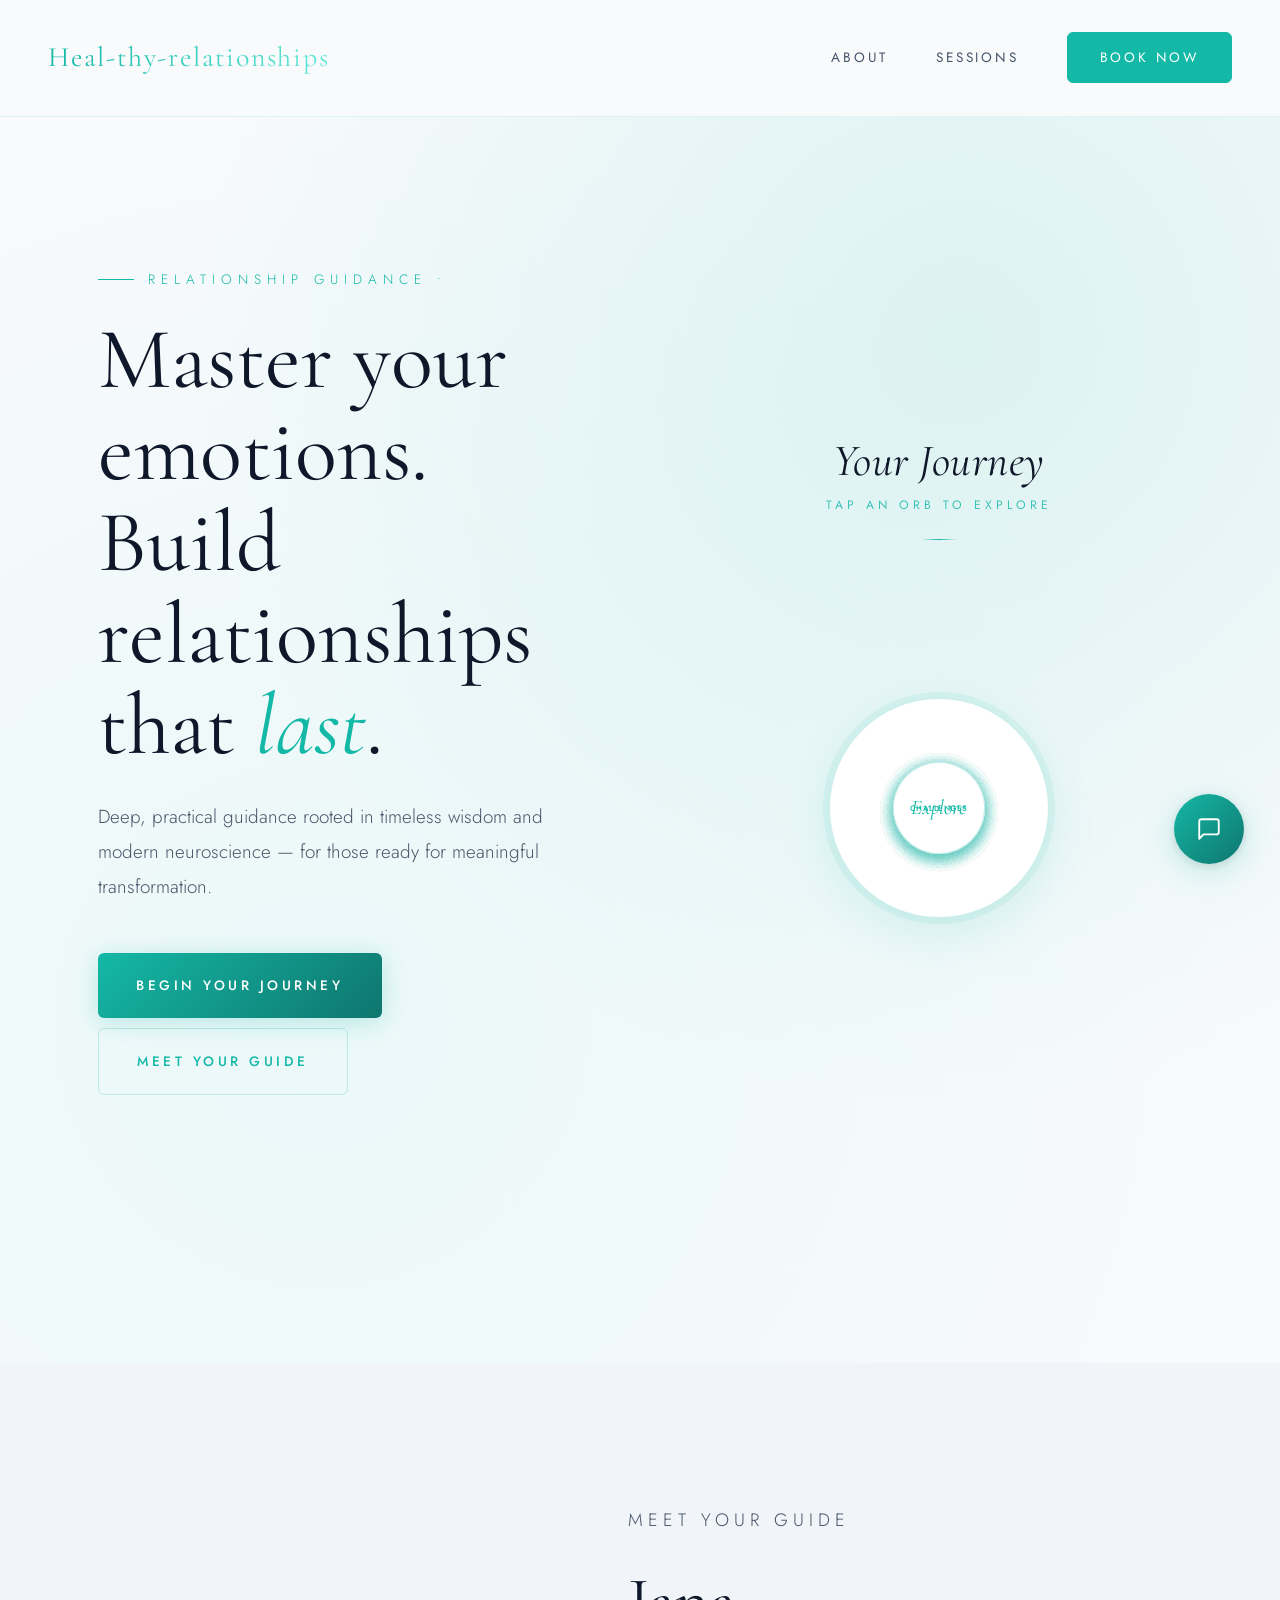
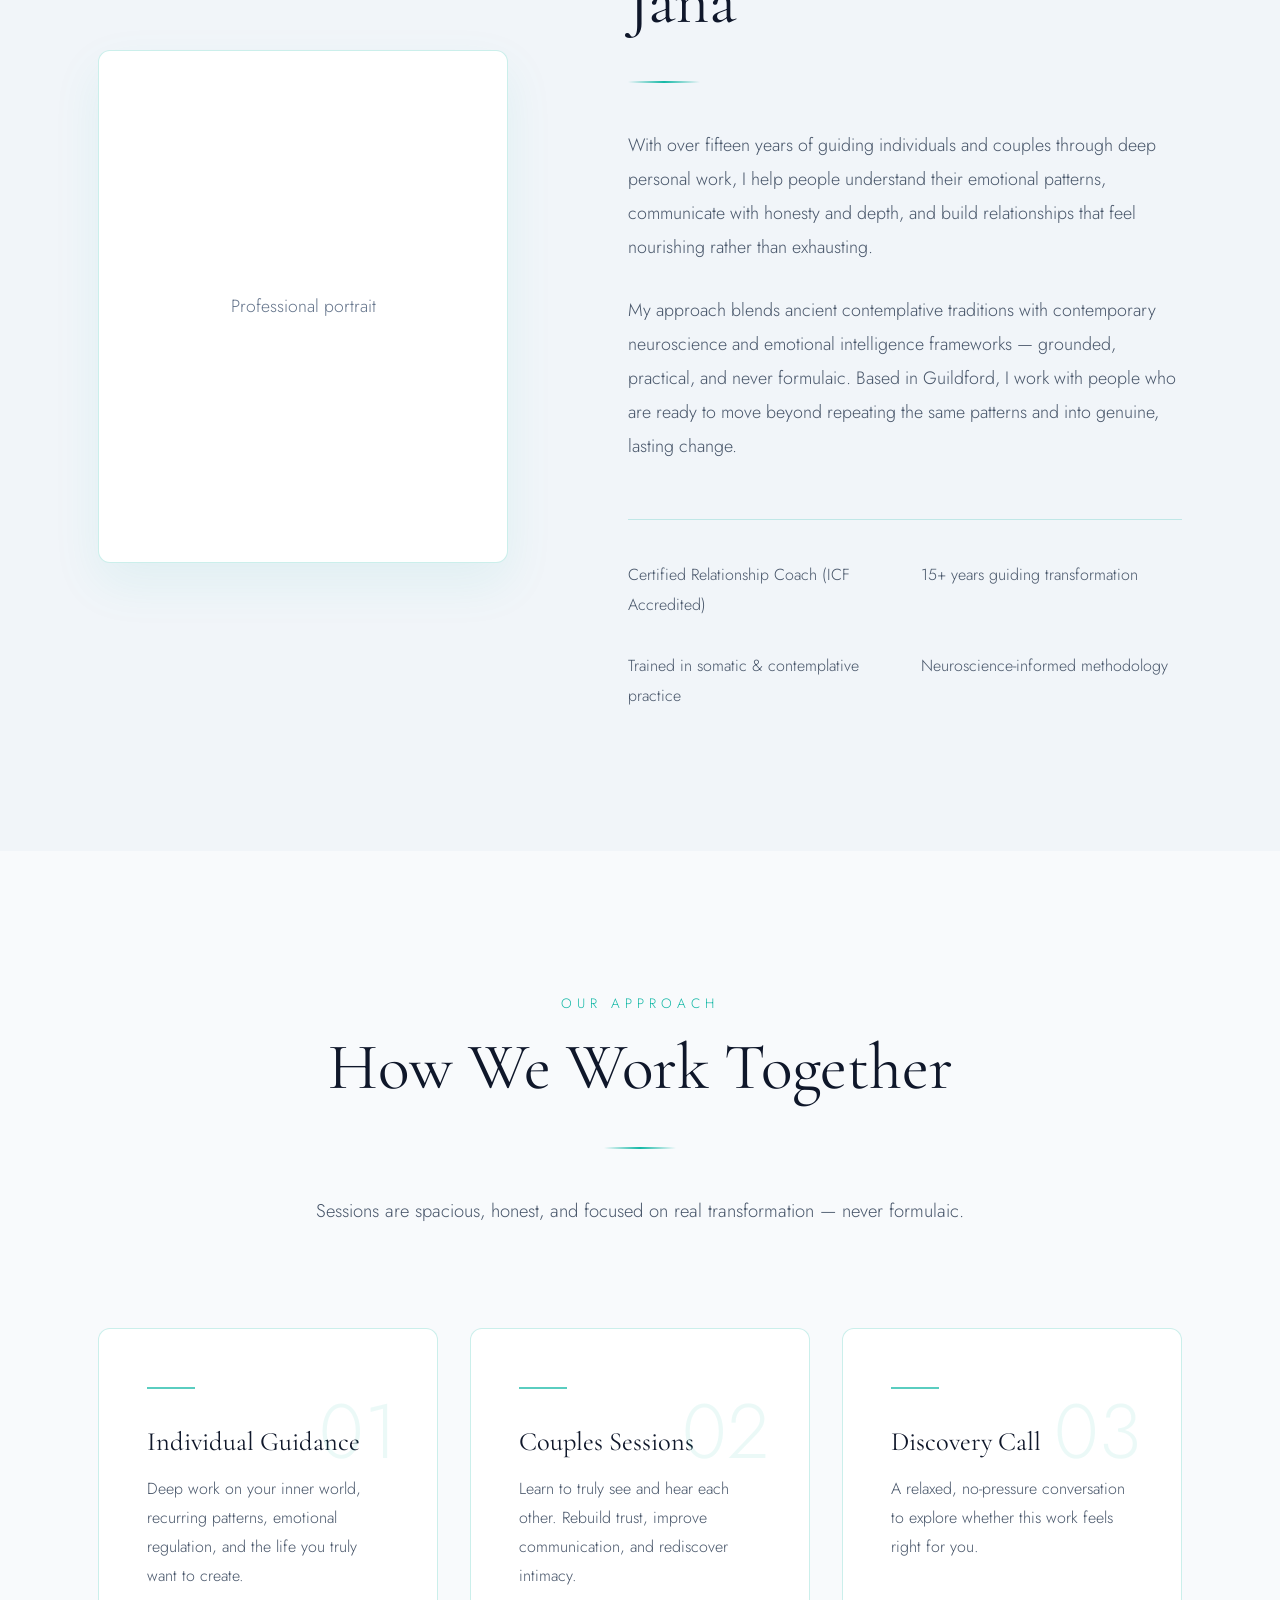
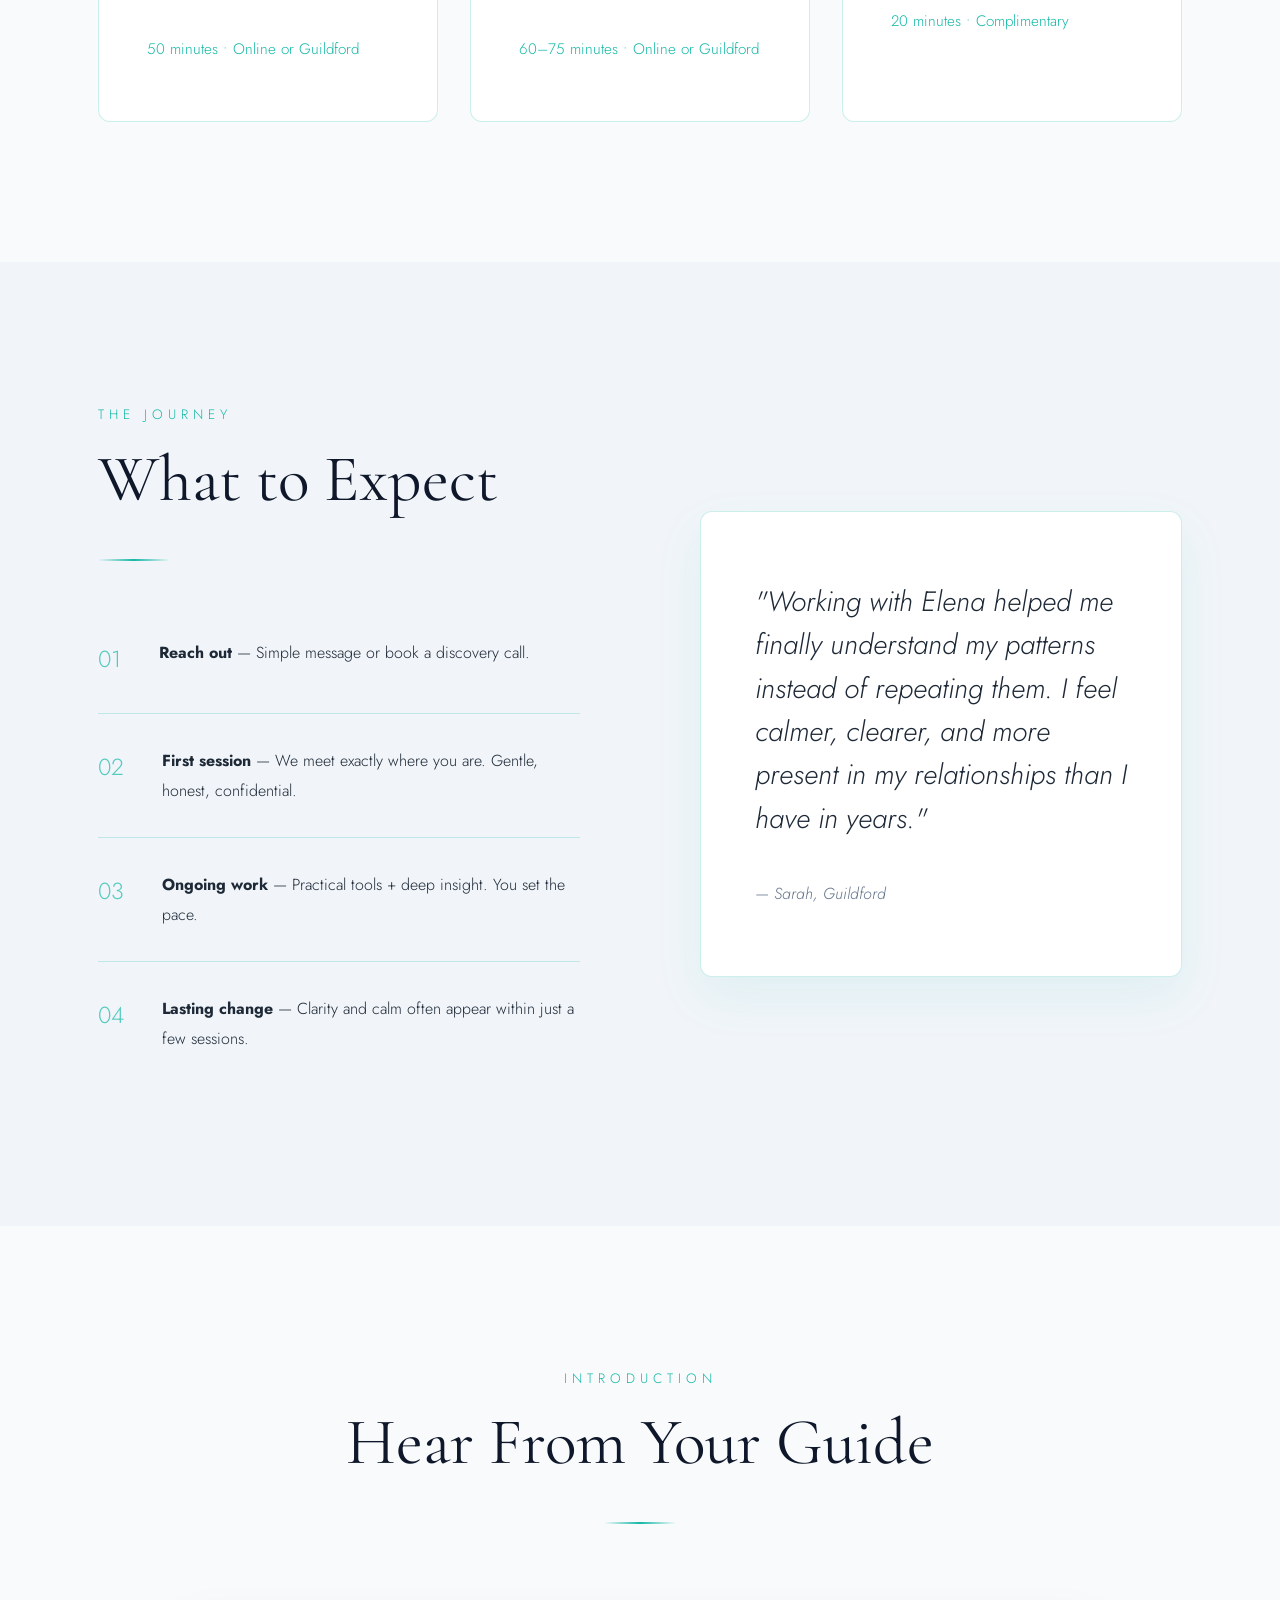
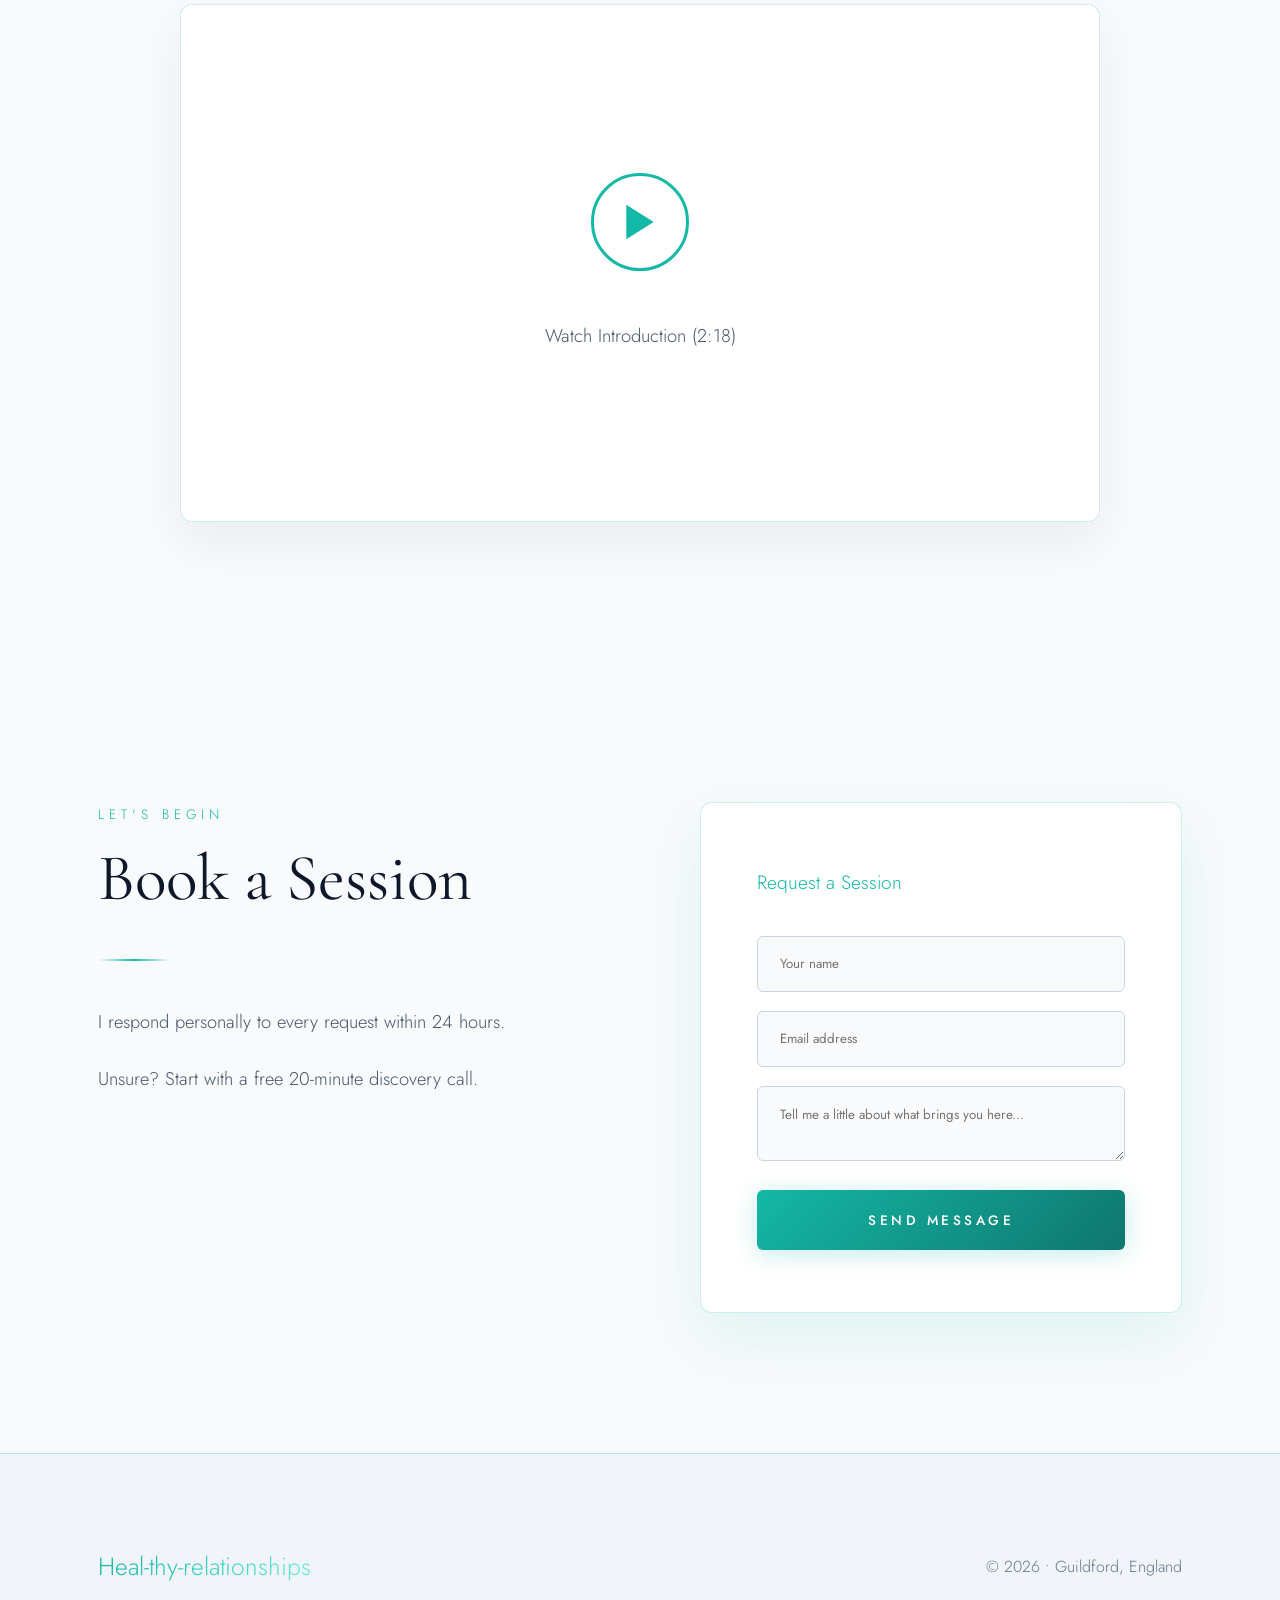
<file: index.html>
<!DOCTYPE html>
<html lang="en">
<head>
    <meta charset="UTF-8">
    <meta name="viewport" content="width=device-width, initial-scale=1.0">
    <title>Heal-thy-relationships — Relationship Guidance | Guildford, England</title>
    <meta name="description" content="Professional relationship guidance in Guildford. One-to-one and couples sessions blending emotional intelligence, modern neuroscience, and contemplative wisdom for lasting personal transformation.">
    <link rel="preconnect" href="https://fonts.googleapis.com">
    <link rel="preconnect" href="https://fonts.gstatic.com" crossorigin>
    <link href="https://fonts.googleapis.com/css2?family=Cormorant+Garamond:ital,wght@0,300;0,400;0,500;1,300;1,400&family=Jost:wght@300;400;500;600&display=swap" rel="stylesheet">
    <link rel="stylesheet" href="index.css">
</head>
<body>

    <!-- Navbar -->
    <nav class="navbar" id="navbar">
        <a href="#" class="nav-brand">Heal-thy-relationships</a>
        <div class="nav-links">
            <a href="#about">About</a>
            <a href="#sessions">Sessions</a>
            <a href="#book" class="nav-cta">Book Now</a>
        </div>
        <button class="burger" id="burgerBtn" aria-label="Toggle menu">
            <span></span><span></span><span></span>
        </button>
    </nav>

    <!-- Mobile menu -->
    <div class="mobile-menu" id="mobileMenu">
        <a href="#about">About</a>
        <a href="#sessions">Sessions</a>
        <a href="#book">Book Now</a>
    </div>

    <!-- Hero -->
    <section class="hero">
        <div class="hero-inner">
            <div class="hero-left fade-in">
                <p class="hero-label">RELATIONSHIP GUIDANCE  • </p>
                <h1>Master your emotions.<br>Build relationships that <em>last</em>.</h1>
                <p class="hero-text">Deep, practical guidance rooted in timeless wisdom and modern neuroscience — for those ready for meaningful transformation.</p>
                <div class="hero-actions">
                    <a href="#book" class="btn-primary">Begin Your Journey</a>
                    <a href="#about" class="btn-outline">Meet Your Guide</a>
                </div>
            </div>

            <div class="hero-panel fade-in" style="transition-delay:0.2s; padding: 0 20px;">
                <div class="orbit-heading-group">
                    <p class="orbit-eyebrow">Your Journey</p>
                    <p class="orbit-hint">Tap an orb to explore</p>
                    <div class="orbit-heading-line"></div>
                </div>
                <div class="orbit-wrap" id="orbitWrap">
                    <div class="orbit-ring"></div>
                    <div class="orbit-center-text" id="orbitCenterText"></div>
                </div>
            </div>
        </div>
    </section>

    <!-- About -->
    <section class="about" id="about">
        <div class="container">
            <div class="about-grid">
                <div class="about-photo fade-in">
                    <span style="font-size:1.1rem; color:var(--text-muted);">Professional portrait</span>
                </div>
                <div class="about-content fade-in" style="transition-delay:0.15s">
                    <p class="section-label">MEET YOUR GUIDE</p>
                    <h2 class="section-title">Jana</h2>
                    <div class="divider"></div>
                    <p>With over fifteen years of guiding individuals and couples through deep personal work, I help people understand their emotional patterns, communicate with honesty and depth, and build relationships that feel nourishing rather than exhausting.</p>
                    <p>My approach blends ancient contemplative traditions with contemporary neuroscience and emotional intelligence frameworks — grounded, practical, and never formulaic. Based in Guildford, I work with people who are ready to move beyond repeating the same patterns and into genuine, lasting change.</p>
                    <div class="credentials">
                        <div class="credential-item">Certified Relationship Coach (ICF Accredited)</div>
                        <div class="credential-item">15+ years guiding transformation</div>
                        <div class="credential-item">Trained in somatic &amp; contemplative practice</div>
                        <div class="credential-item">Neuroscience-informed methodology</div>
                    </div>
                </div>
            </div>
        </div>
    </section>

    <!-- Sessions -->
    <section class="sessions" id="sessions">
        <div class="container">
            <div class="fade-in" style="text-align:center; max-width:680px; margin:0 auto;">
                <p class="section-label">OUR APPROACH</p>
                <h2 class="section-title">How We Work Together</h2>
                <div class="divider centered"></div>
                <p class="section-intro" style="font-size:1.15rem; color:var(--text-dim);">Sessions are spacious, honest, and focused on real transformation — never formulaic.</p>
            </div>
            <div class="sessions-grid fade-in" style="transition-delay:0.15s">
                <div class="session-card">
                    <span>01</span>
                    <div style="width:48px; height:2px; background:var(--cool); opacity:0.7; margin-bottom:2.4rem;"></div>
                    <h3>Individual Guidance</h3>
                    <p>Deep work on your inner world, recurring patterns, emotional regulation, and the life you truly want to create.</p>
                    <span>50 minutes • Online or Guildford</span>
                </div>
                <div class="session-card">
                    <span>02</span>
                    <div style="width:48px; height:2px; background:var(--cool); opacity:0.7; margin-bottom:2.4rem;"></div>
                    <h3>Couples Sessions</h3>
                    <p>Learn to truly see and hear each other. Rebuild trust, improve communication, and rediscover intimacy.</p>
                    <span>60–75 minutes • Online or Guildford</span>
                </div>
                <div class="session-card">
                    <span>03</span>
                    <div style="width:48px; height:2px; background:var(--cool); opacity:0.7; margin-bottom:2.4rem;"></div>
                    <h3>Discovery Call</h3>
                    <p>A relaxed, no-pressure conversation to explore whether this work feels right for you.</p>
                    <span>20 minutes • Complimentary</span>
                </div>
            </div>
        </div>
    </section>

    <!-- Expect -->
    <section class="expect">
        <div class="container">
            <div class="expect-grid">
                <div class="fade-in">
                    <p class="section-label">THE JOURNEY</p>
                    <h2 class="section-title">What to Expect</h2>
                    <div class="divider"></div>
                    <ul class="expect-list">
                        <li><span style="color:var(--cool); font-size:1.45rem; opacity:0.7;">01</span><p><strong>Reach out</strong> — Simple message or book a discovery call.</p></li>
                        <li><span style="color:var(--cool); font-size:1.45rem; opacity:0.7;">02</span><p><strong>First session</strong> — We meet exactly where you are. Gentle, honest, confidential.</p></li>
                        <li><span style="color:var(--cool); font-size:1.45rem; opacity:0.7;">03</span><p><strong>Ongoing work</strong> — Practical tools + deep insight. You set the pace.</p></li>
                        <li><span style="color:var(--cool); font-size:1.45rem; opacity:0.7;">04</span><p><strong>Lasting change</strong> — Clarity and calm often appear within just a few sessions.</p></li>
                    </ul>
                </div>
                <div class="fade-in" style="transition-delay:0.2s; display:flex; align-items:center;">
                    <div class="expect-quote">
                        <blockquote style="font-size:1.75rem; font-style:italic; line-height:1.55; color:var(--text);">"Working with Elena helped me finally understand my patterns instead of repeating them. I feel calmer, clearer, and more present in my relationships than I have in years."</blockquote>
                        <cite style="margin-top:2.4rem; display:block; color:var(--text-muted);">— Sarah, Guildford</cite>
                    </div>
                </div>
            </div>
        </div>
    </section>

    <!-- Video -->
    <section class="video-section">
        <div class="container">
            <div style="text-align:center" class="fade-in">
                <p class="section-label">INTRODUCTION</p>
                <h2 class="section-title">Hear From Your Guide</h2>
                <div class="divider centered"></div>
            </div>
            <div class="video-placeholder fade-in" onclick="alert('Video would play here in production')">
                <div class="play-btn">
                    <svg width="32" height="38" viewBox="0 0 28 32" fill="none" xmlns="http://www.w3.org/2000/svg">
                        <path d="M26 16L2 31V1L26 16Z" fill="#14b8a6"/>
                    </svg>
                </div>
                <p style="font-size:1.15rem; color:var(--text-dim); margin-top:1.2rem;">Watch Introduction (2:18)</p>
            </div>
        </div>
    </section>

    <!-- Book -->
    <section class="book" id="book">
        <div class="container">
            <div class="book-grid">
                <div class="book-info fade-in">
                    <p class="section-label">LET'S BEGIN</p>
                    <h2 class="section-title">Book a Session</h2>
                    <div class="divider"></div>
                    <p style="font-size:1.15rem; color:var(--text-dim);">I respond personally to every request within 24 hours.</p>
                    <p style="margin-top:1.4rem; font-size:1.15rem; color:var(--text-dim);">Unsure? Start with a free 20-minute discovery call.</p>
                </div>
                <div class="fade-in" style="transition-delay:0.15s">
                    <div class="contact-form">
                        <p style="color:var(--cool); font-size:1.2rem; margin-bottom:2.2rem;">Request a Session</p>
                        <input type="text" placeholder="Your name">
                        <input type="email" placeholder="Email address">
                        <textarea placeholder="Tell me a little about what brings you here..."></textarea>
                        <button onclick="alert('Thank you! Your request has been received. (Demo)')" class="btn-primary" style="width:100%;">Send Message</button>
                    </div>
                </div>
            </div>
        </div>
    </section>

    <!-- Footer -->
    <footer class="footer">
        <div class="container">
            <div style="display:flex; justify-content:space-between; align-items:center; flex-wrap:wrap; gap:2rem;">
                <span style="font-size:1.55rem; background:linear-gradient(90deg,var(--cool),var(--cool-light)); -webkit-background-clip:text; -webkit-text-fill-color:transparent;">Heal-thy-relationships</span>
                <span style="color:var(--text-muted);">© 2026 • Guildford, England</span>
            </div>
        </div>
    </footer>

    <script src="index.js"></script>
    <script src="chat.js"></script>
</body>
</html>
</file>
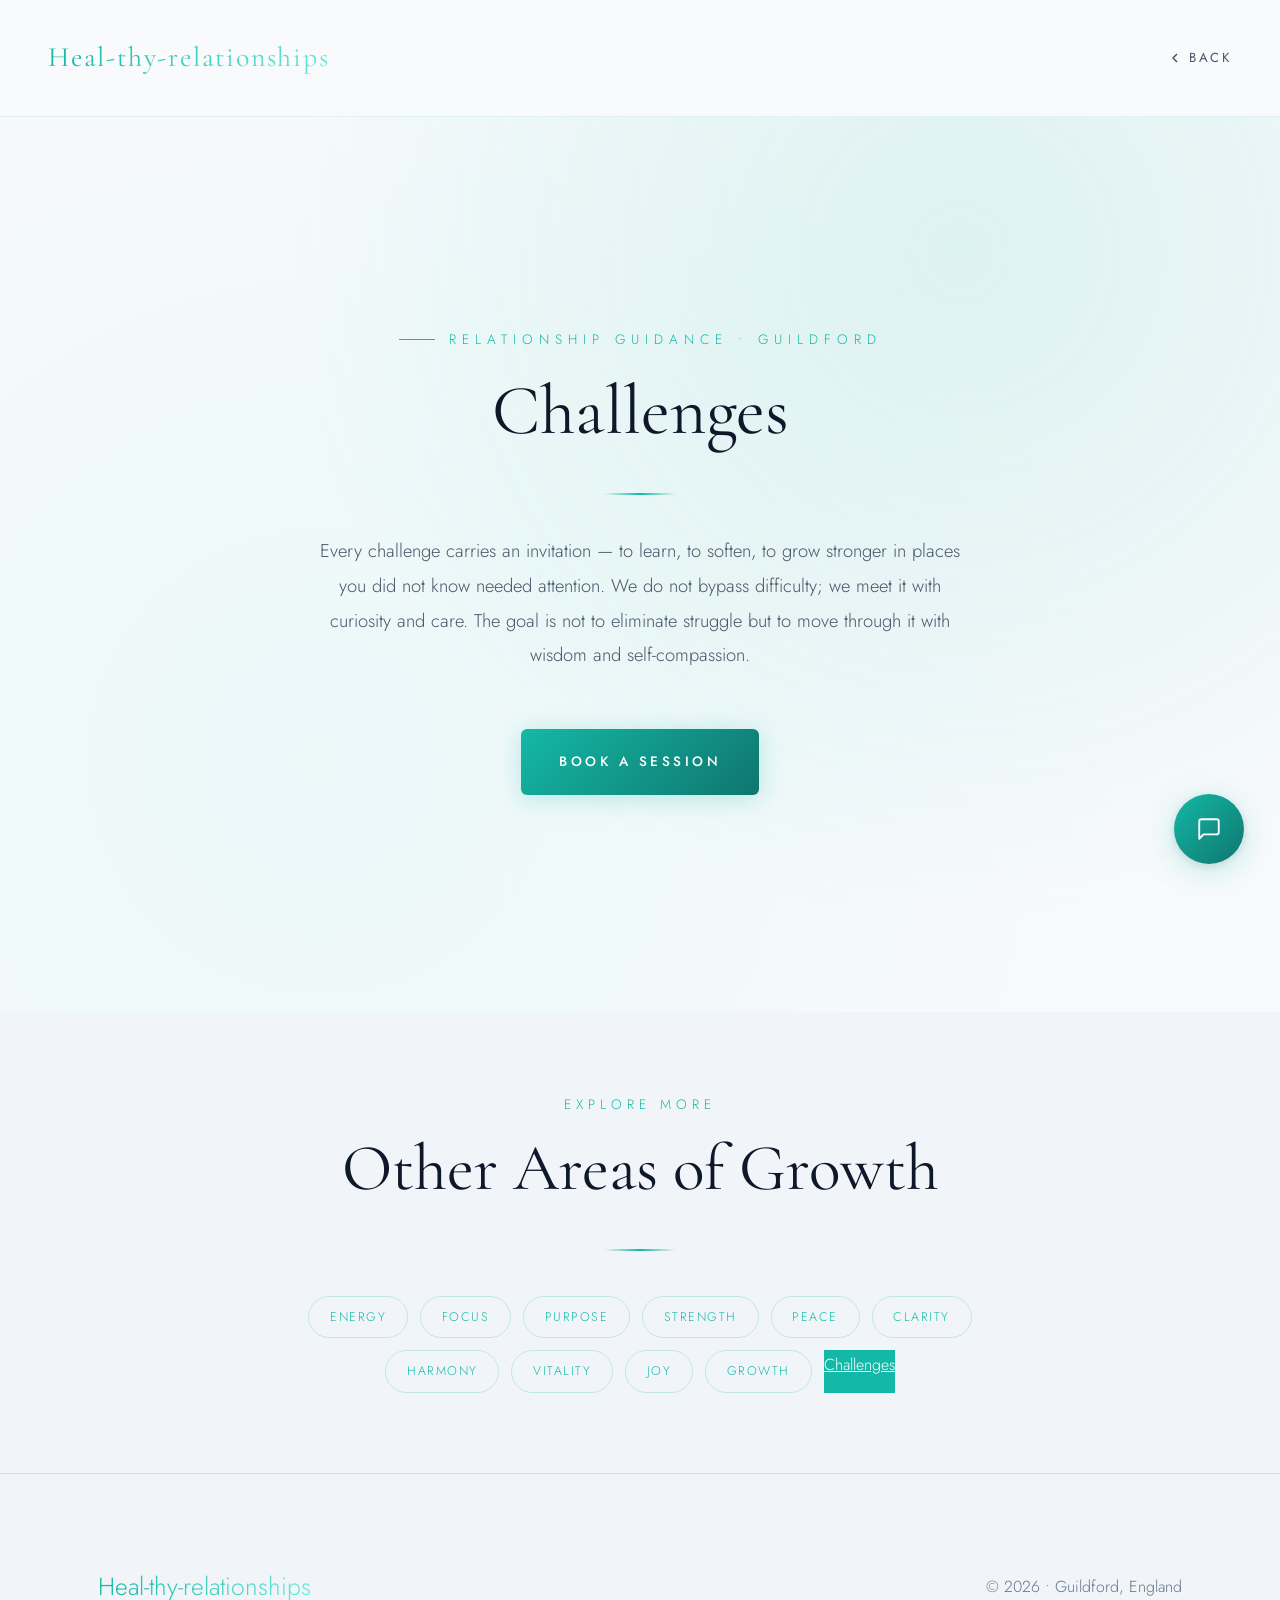
<file: challenges.html>
<!DOCTYPE html>
<html lang="en">
<head>
    <meta charset="UTF-8">
    <meta name="viewport" content="width=device-width, initial-scale=1.0">
    <title>Challenges — Heal-thy-relationships</title>
    <meta name="description" content="Explore Challenges as a pathway to deeper relationships and personal growth with Heal-thy-relationships in Guildford.">
    <link rel="preconnect" href="https://fonts.googleapis.com">
    <link rel="preconnect" href="https://fonts.gstatic.com" crossorigin>
    <link href="https://fonts.googleapis.com/css2?family=Cormorant+Garamond:ital,wght@0,300;0,400;0,500;1,300;1,400&family=Jost:wght@300;400;500;600&display=swap" rel="stylesheet">
    <link rel="stylesheet" href="index.css">
</head>
<body>

    <nav class="navbar" id="navbar">
        <a href="index.html" class="nav-brand">Heal-thy-relationships</a>
        <a href="index.html" class="nav-back" style="display:flex;align-items:center;gap:6px;font-size:0.82rem;font-weight:400;letter-spacing:2.8px;text-transform:uppercase;color:var(--text-dim);text-decoration:none;transition:color 0.3s ease;">
            <svg width="16" height="16" viewBox="0 0 16 16" fill="none" stroke="currentColor" stroke-width="1.5">
                <path d="M10 12L6 8l4-4"/>
            </svg>
            Back
        </a>
    </nav>

    <section class="hero" style="min-height:auto;padding-top:140px;padding-bottom:80px;">
        <div class="hero-inner" style="grid-template-columns:1fr;gap:0;text-align:center;">
            <div>
                <p class="hero-label" style="justify-content:center;">RELATIONSHIP GUIDANCE  &bull;  Guildford</p>
                <h1 style="font-size:clamp(2.8rem,5.5vw,4.6rem);margin-bottom:1.2rem;">Challenges</h1>
                <div class="divider centered" style="margin-bottom:2.4rem;"></div>
                <p style="font-size:1.15rem;color:var(--text-dim);max-width:640px;margin:0 auto;line-height:1.9;">Every challenge carries an invitation — to learn, to soften, to grow stronger in places you did not know needed attention. We do not bypass difficulty; we meet it with curiosity and care. The goal is not to eliminate struggle but to move through it with wisdom and self-compassion.</p>
                <div style="margin-top:3.5rem;">
                    <a href="index.html#book" class="btn-primary">Book a Session</a>
                </div>
            </div>
        </div>
    </section>

    <section style="padding:80px 0;background:var(--bg-mid);">
        <div class="container" style="text-align:center;">
            <p class="section-label">EXPLORE MORE</p>
            <h2 class="section-title" style="margin-bottom:2.4rem;">Other Areas of Growth</h2>
            <div class="divider centered"></div>
            <div style="display:flex;flex-wrap:wrap;justify-content:center;gap:12px;margin-top:2.8rem;max-width:720px;margin-left:auto;margin-right:auto;">
                <a href="energy.html" class="nav-back" style="padding:0.55rem 1.3rem;border:1px solid var(--cool-border);border-radius:100px;font-size:0.78rem;letter-spacing:1.5px;text-transform:uppercase;color:var(--cool);text-decoration:none;transition:all 0.3s ease;display:inline-block;">Energy</a>
                <a href="focus.html" class="nav-back" style="padding:0.55rem 1.3rem;border:1px solid var(--cool-border);border-radius:100px;font-size:0.78rem;letter-spacing:1.5px;text-transform:uppercase;color:var(--cool);text-decoration:none;transition:all 0.3s ease;display:inline-block;">Focus</a>
                <a href="purpose.html" class="nav-back" style="padding:0.55rem 1.3rem;border:1px solid var(--cool-border);border-radius:100px;font-size:0.78rem;letter-spacing:1.5px;text-transform:uppercase;color:var(--cool);text-decoration:none;transition:all 0.3s ease;display:inline-block;">Purpose</a>
                <a href="strength.html" class="nav-back" style="padding:0.55rem 1.3rem;border:1px solid var(--cool-border);border-radius:100px;font-size:0.78rem;letter-spacing:1.5px;text-transform:uppercase;color:var(--cool);text-decoration:none;transition:all 0.3s ease;display:inline-block;">Strength</a>
                <a href="peace.html" class="nav-back" style="padding:0.55rem 1.3rem;border:1px solid var(--cool-border);border-radius:100px;font-size:0.78rem;letter-spacing:1.5px;text-transform:uppercase;color:var(--cool);text-decoration:none;transition:all 0.3s ease;display:inline-block;">Peace</a>
                <a href="clarity.html" class="nav-back" style="padding:0.55rem 1.3rem;border:1px solid var(--cool-border);border-radius:100px;font-size:0.78rem;letter-spacing:1.5px;text-transform:uppercase;color:var(--cool);text-decoration:none;transition:all 0.3s ease;display:inline-block;">Clarity</a>
                <a href="harmony.html" class="nav-back" style="padding:0.55rem 1.3rem;border:1px solid var(--cool-border);border-radius:100px;font-size:0.78rem;letter-spacing:1.5px;text-transform:uppercase;color:var(--cool);text-decoration:none;transition:all 0.3s ease;display:inline-block;">Harmony</a>
                <a href="vitality.html" class="nav-back" style="padding:0.55rem 1.3rem;border:1px solid var(--cool-border);border-radius:100px;font-size:0.78rem;letter-spacing:1.5px;text-transform:uppercase;color:var(--cool);text-decoration:none;transition:all 0.3s ease;display:inline-block;">Vitality</a>
                <a href="joy.html" class="nav-back" style="padding:0.55rem 1.3rem;border:1px solid var(--cool-border);border-radius:100px;font-size:0.78rem;letter-spacing:1.5px;text-transform:uppercase;color:var(--cool);text-decoration:none;transition:all 0.3s ease;display:inline-block;">Joy</a>
                <a href="growth.html" class="nav-back" style="padding:0.55rem 1.3rem;border:1px solid var(--cool-border);border-radius:100px;font-size:0.78rem;letter-spacing:1.5px;text-transform:uppercase;color:var(--cool);text-decoration:none;transition:all 0.3s ease;display:inline-block;">Growth</a>
                <a href="challenges.html" class="nav-back" style="background:var(--cool);color:white;border-color:var(--cool);" style="padding:0.55rem 1.3rem;border:1px solid var(--cool-border);border-radius:100px;font-size:0.78rem;letter-spacing:1.5px;text-transform:uppercase;color:var(--cool);text-decoration:none;transition:all 0.3s ease;display:inline-block;">Challenges</a>
            </div>
        </div>
    </section>

    <footer class="footer">
        <div class="container">
            <div style="display:flex;justify-content:space-between;align-items:center;flex-wrap:wrap;gap:2rem;">
                <a href="index.html" style="font-size:1.55rem;background:linear-gradient(90deg,var(--cool),var(--cool-light));-webkit-background-clip:text;-webkit-text-fill-color:transparent;text-decoration:none;">Heal-thy-relationships</a>
                <span style="color:var(--text-muted);">&copy; 2026 &bull; Guildford, England</span>
            </div>
        </div>
    </footer>

    <script src="index.js"></script>
    <script src="chat.js"></script>
</body>
</html>
</file>
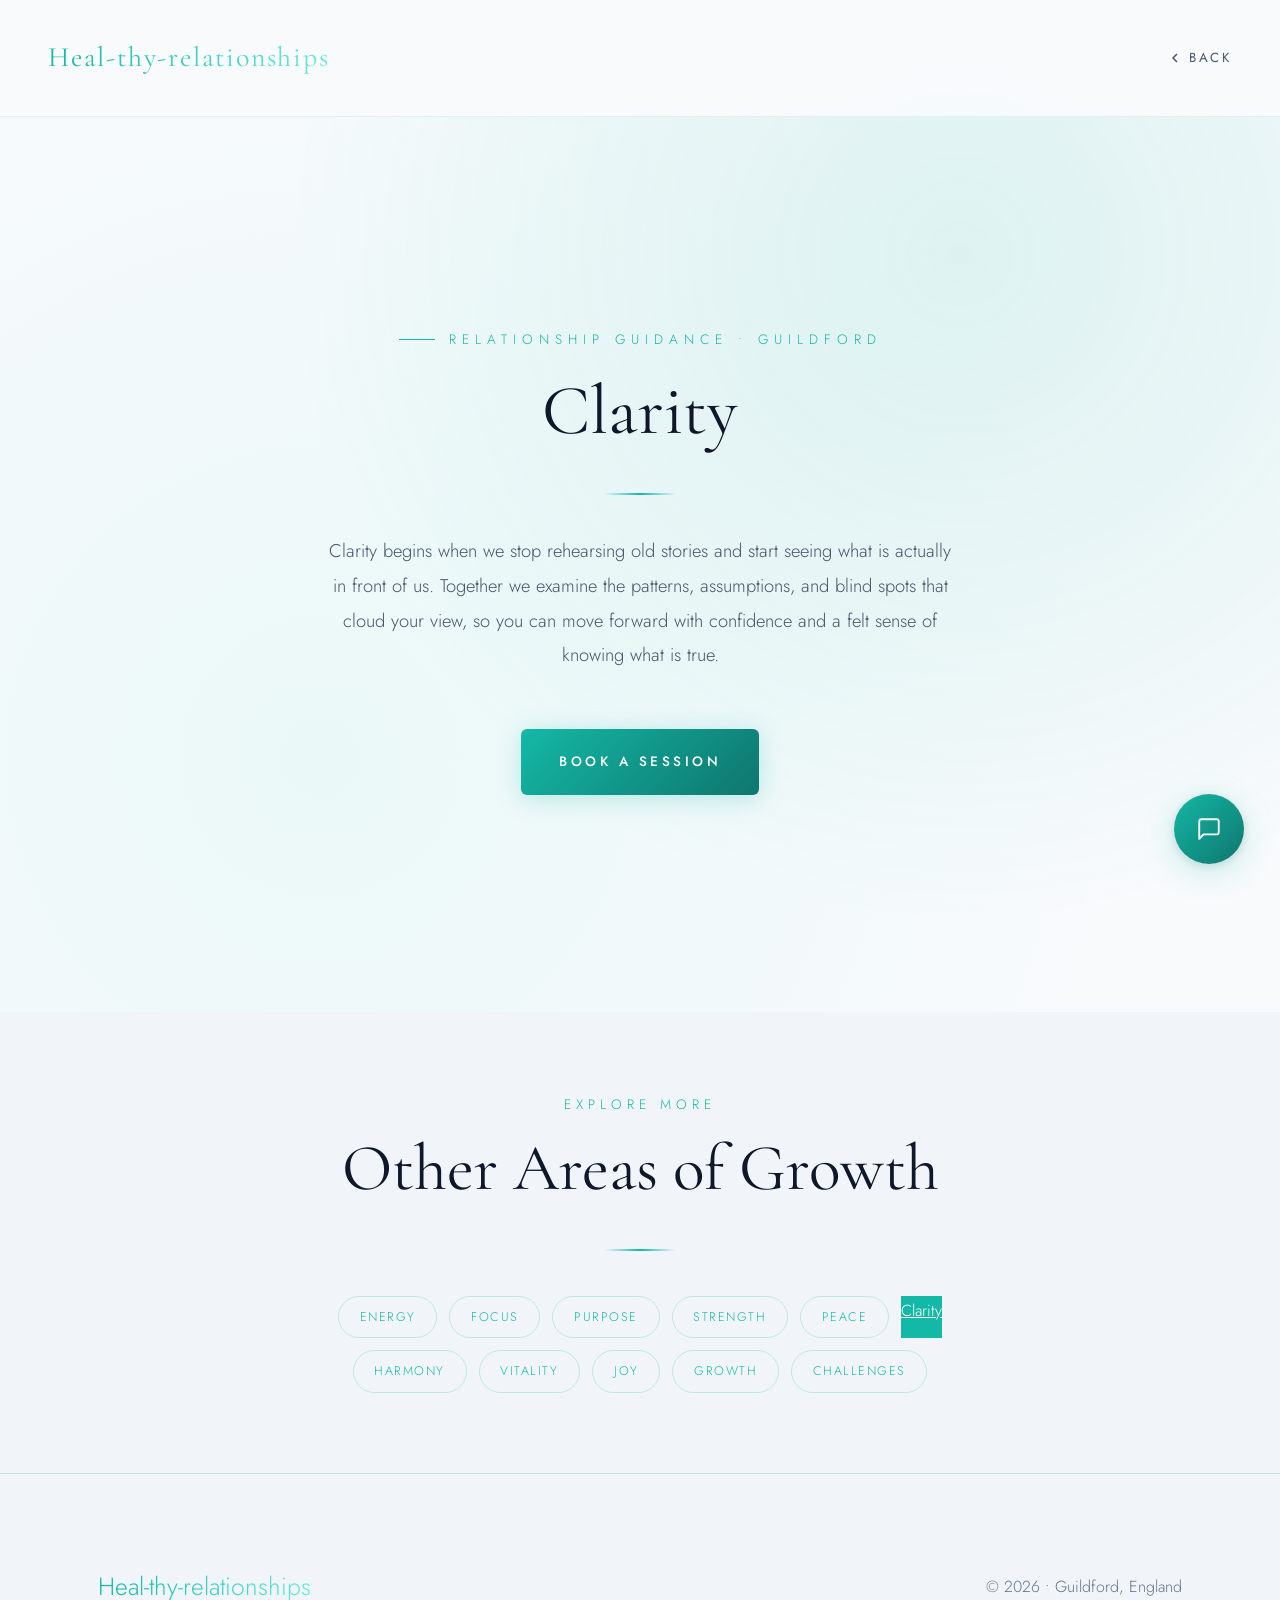
<file: clarity.html>
<!DOCTYPE html>
<html lang="en">
<head>
    <meta charset="UTF-8">
    <meta name="viewport" content="width=device-width, initial-scale=1.0">
    <title>Clarity — Heal-thy-relationships</title>
    <meta name="description" content="Explore Clarity as a pathway to deeper relationships and personal growth with Heal-thy-relationships in Guildford.">
    <link rel="preconnect" href="https://fonts.googleapis.com">
    <link rel="preconnect" href="https://fonts.gstatic.com" crossorigin>
    <link href="https://fonts.googleapis.com/css2?family=Cormorant+Garamond:ital,wght@0,300;0,400;0,500;1,300;1,400&family=Jost:wght@300;400;500;600&display=swap" rel="stylesheet">
    <link rel="stylesheet" href="index.css">
</head>
<body>

    <nav class="navbar" id="navbar">
        <a href="index.html" class="nav-brand">Heal-thy-relationships</a>
        <a href="index.html" class="nav-back" style="display:flex;align-items:center;gap:6px;font-size:0.82rem;font-weight:400;letter-spacing:2.8px;text-transform:uppercase;color:var(--text-dim);text-decoration:none;transition:color 0.3s ease;">
            <svg width="16" height="16" viewBox="0 0 16 16" fill="none" stroke="currentColor" stroke-width="1.5">
                <path d="M10 12L6 8l4-4"/>
            </svg>
            Back
        </a>
    </nav>

    <section class="hero" style="min-height:auto;padding-top:140px;padding-bottom:80px;">
        <div class="hero-inner" style="grid-template-columns:1fr;gap:0;text-align:center;">
            <div>
                <p class="hero-label" style="justify-content:center;">RELATIONSHIP GUIDANCE  &bull;  Guildford</p>
                <h1 style="font-size:clamp(2.8rem,5.5vw,4.6rem);margin-bottom:1.2rem;">Clarity</h1>
                <div class="divider centered" style="margin-bottom:2.4rem;"></div>
                <p style="font-size:1.15rem;color:var(--text-dim);max-width:640px;margin:0 auto;line-height:1.9;">Clarity begins when we stop rehearsing old stories and start seeing what is actually in front of us. Together we examine the patterns, assumptions, and blind spots that cloud your view, so you can move forward with confidence and a felt sense of knowing what is true.</p>
                <div style="margin-top:3.5rem;">
                    <a href="index.html#book" class="btn-primary">Book a Session</a>
                </div>
            </div>
        </div>
    </section>

    <section style="padding:80px 0;background:var(--bg-mid);">
        <div class="container" style="text-align:center;">
            <p class="section-label">EXPLORE MORE</p>
            <h2 class="section-title" style="margin-bottom:2.4rem;">Other Areas of Growth</h2>
            <div class="divider centered"></div>
            <div style="display:flex;flex-wrap:wrap;justify-content:center;gap:12px;margin-top:2.8rem;max-width:720px;margin-left:auto;margin-right:auto;">
                <a href="energy.html" class="nav-back" style="padding:0.55rem 1.3rem;border:1px solid var(--cool-border);border-radius:100px;font-size:0.78rem;letter-spacing:1.5px;text-transform:uppercase;color:var(--cool);text-decoration:none;transition:all 0.3s ease;display:inline-block;">Energy</a>
                <a href="focus.html" class="nav-back" style="padding:0.55rem 1.3rem;border:1px solid var(--cool-border);border-radius:100px;font-size:0.78rem;letter-spacing:1.5px;text-transform:uppercase;color:var(--cool);text-decoration:none;transition:all 0.3s ease;display:inline-block;">Focus</a>
                <a href="purpose.html" class="nav-back" style="padding:0.55rem 1.3rem;border:1px solid var(--cool-border);border-radius:100px;font-size:0.78rem;letter-spacing:1.5px;text-transform:uppercase;color:var(--cool);text-decoration:none;transition:all 0.3s ease;display:inline-block;">Purpose</a>
                <a href="strength.html" class="nav-back" style="padding:0.55rem 1.3rem;border:1px solid var(--cool-border);border-radius:100px;font-size:0.78rem;letter-spacing:1.5px;text-transform:uppercase;color:var(--cool);text-decoration:none;transition:all 0.3s ease;display:inline-block;">Strength</a>
                <a href="peace.html" class="nav-back" style="padding:0.55rem 1.3rem;border:1px solid var(--cool-border);border-radius:100px;font-size:0.78rem;letter-spacing:1.5px;text-transform:uppercase;color:var(--cool);text-decoration:none;transition:all 0.3s ease;display:inline-block;">Peace</a>
                <a href="clarity.html" class="nav-back" style="background:var(--cool);color:white;border-color:var(--cool);" style="padding:0.55rem 1.3rem;border:1px solid var(--cool-border);border-radius:100px;font-size:0.78rem;letter-spacing:1.5px;text-transform:uppercase;color:var(--cool);text-decoration:none;transition:all 0.3s ease;display:inline-block;">Clarity</a>
                <a href="harmony.html" class="nav-back" style="padding:0.55rem 1.3rem;border:1px solid var(--cool-border);border-radius:100px;font-size:0.78rem;letter-spacing:1.5px;text-transform:uppercase;color:var(--cool);text-decoration:none;transition:all 0.3s ease;display:inline-block;">Harmony</a>
                <a href="vitality.html" class="nav-back" style="padding:0.55rem 1.3rem;border:1px solid var(--cool-border);border-radius:100px;font-size:0.78rem;letter-spacing:1.5px;text-transform:uppercase;color:var(--cool);text-decoration:none;transition:all 0.3s ease;display:inline-block;">Vitality</a>
                <a href="joy.html" class="nav-back" style="padding:0.55rem 1.3rem;border:1px solid var(--cool-border);border-radius:100px;font-size:0.78rem;letter-spacing:1.5px;text-transform:uppercase;color:var(--cool);text-decoration:none;transition:all 0.3s ease;display:inline-block;">Joy</a>
                <a href="growth.html" class="nav-back" style="padding:0.55rem 1.3rem;border:1px solid var(--cool-border);border-radius:100px;font-size:0.78rem;letter-spacing:1.5px;text-transform:uppercase;color:var(--cool);text-decoration:none;transition:all 0.3s ease;display:inline-block;">Growth</a>
                <a href="challenges.html" class="nav-back" style="padding:0.55rem 1.3rem;border:1px solid var(--cool-border);border-radius:100px;font-size:0.78rem;letter-spacing:1.5px;text-transform:uppercase;color:var(--cool);text-decoration:none;transition:all 0.3s ease;display:inline-block;">Challenges</a>
            </div>
        </div>
    </section>

    <footer class="footer">
        <div class="container">
            <div style="display:flex;justify-content:space-between;align-items:center;flex-wrap:wrap;gap:2rem;">
                <a href="index.html" style="font-size:1.55rem;background:linear-gradient(90deg,var(--cool),var(--cool-light));-webkit-background-clip:text;-webkit-text-fill-color:transparent;text-decoration:none;">Heal-thy-relationships</a>
                <span style="color:var(--text-muted);">&copy; 2026 &bull; Guildford, England</span>
            </div>
        </div>
    </footer>

    <script src="index.js"></script>
    <script src="chat.js"></script>
</body>
</html>
</file>
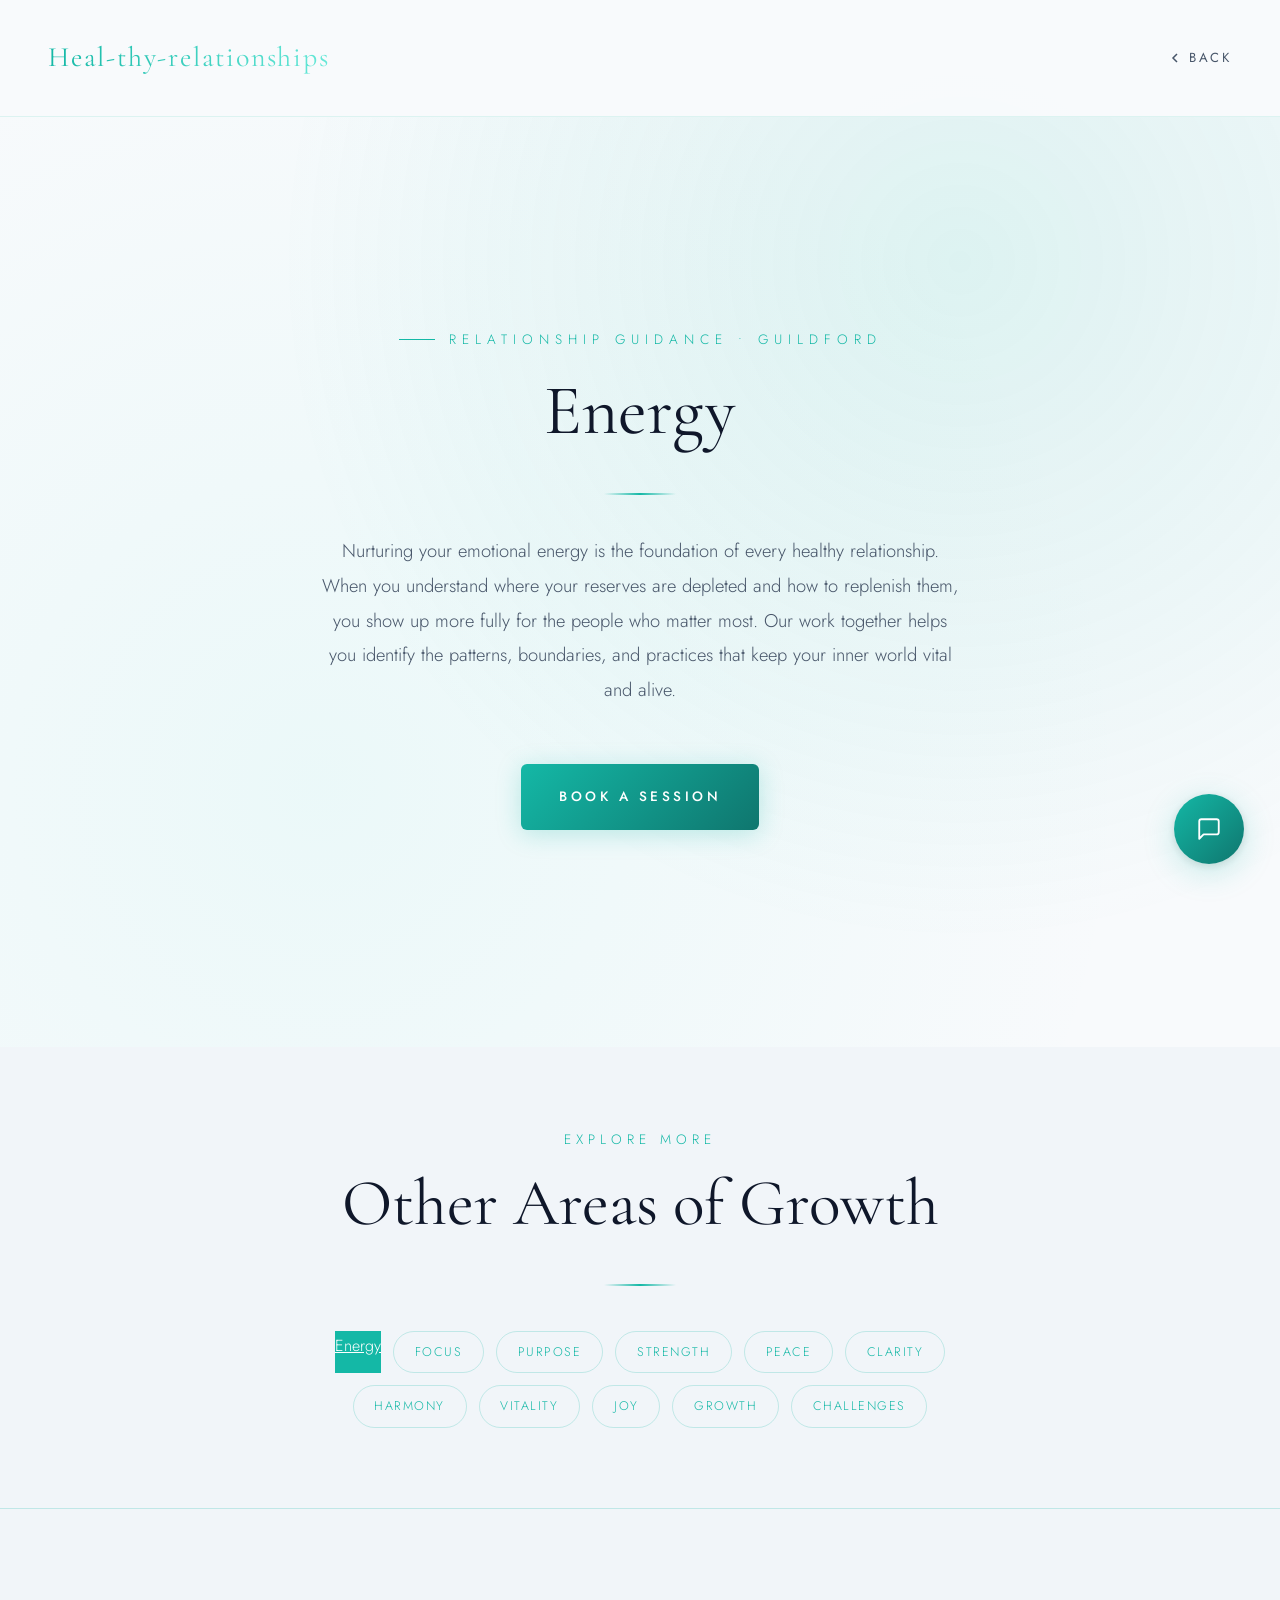
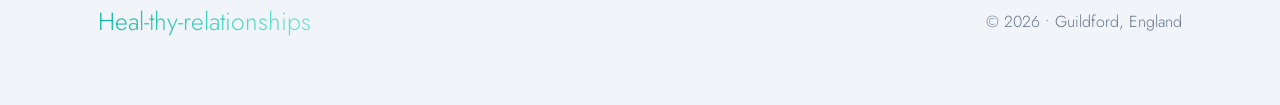
<file: energy.html>
<!DOCTYPE html>
<html lang="en">
<head>
    <meta charset="UTF-8">
    <meta name="viewport" content="width=device-width, initial-scale=1.0">
    <title>Energy — Heal-thy-relationships</title>
    <meta name="description" content="Explore Energy as a pathway to deeper relationships and personal growth with Heal-thy-relationships in Guildford.">
    <link rel="preconnect" href="https://fonts.googleapis.com">
    <link rel="preconnect" href="https://fonts.gstatic.com" crossorigin>
    <link href="https://fonts.googleapis.com/css2?family=Cormorant+Garamond:ital,wght@0,300;0,400;0,500;1,300;1,400&family=Jost:wght@300;400;500;600&display=swap" rel="stylesheet">
    <link rel="stylesheet" href="index.css">
</head>
<body>

    <nav class="navbar" id="navbar">
        <a href="index.html" class="nav-brand">Heal-thy-relationships</a>
        <a href="index.html" class="nav-back" style="display:flex;align-items:center;gap:6px;font-size:0.82rem;font-weight:400;letter-spacing:2.8px;text-transform:uppercase;color:var(--text-dim);text-decoration:none;transition:color 0.3s ease;">
            <svg width="16" height="16" viewBox="0 0 16 16" fill="none" stroke="currentColor" stroke-width="1.5">
                <path d="M10 12L6 8l4-4"/>
            </svg>
            Back
        </a>
    </nav>

    <section class="hero" style="min-height:auto;padding-top:140px;padding-bottom:80px;">
        <div class="hero-inner" style="grid-template-columns:1fr;gap:0;text-align:center;">
            <div>
                <p class="hero-label" style="justify-content:center;">RELATIONSHIP GUIDANCE  &bull;  Guildford</p>
                <h1 style="font-size:clamp(2.8rem,5.5vw,4.6rem);margin-bottom:1.2rem;">Energy</h1>
                <div class="divider centered" style="margin-bottom:2.4rem;"></div>
                <p style="font-size:1.15rem;color:var(--text-dim);max-width:640px;margin:0 auto;line-height:1.9;">Nurturing your emotional energy is the foundation of every healthy relationship. When you understand where your reserves are depleted and how to replenish them, you show up more fully for the people who matter most. Our work together helps you identify the patterns, boundaries, and practices that keep your inner world vital and alive.</p>
                <div style="margin-top:3.5rem;">
                    <a href="index.html#book" class="btn-primary">Book a Session</a>
                </div>
            </div>
        </div>
    </section>

    <section style="padding:80px 0;background:var(--bg-mid);">
        <div class="container" style="text-align:center;">
            <p class="section-label">EXPLORE MORE</p>
            <h2 class="section-title" style="margin-bottom:2.4rem;">Other Areas of Growth</h2>
            <div class="divider centered"></div>
            <div style="display:flex;flex-wrap:wrap;justify-content:center;gap:12px;margin-top:2.8rem;max-width:720px;margin-left:auto;margin-right:auto;">
                <a href="energy.html" class="nav-back" style="background:var(--cool);color:white;border-color:var(--cool);" style="padding:0.55rem 1.3rem;border:1px solid var(--cool-border);border-radius:100px;font-size:0.78rem;letter-spacing:1.5px;text-transform:uppercase;color:var(--cool);text-decoration:none;transition:all 0.3s ease;display:inline-block;">Energy</a>
                <a href="focus.html" class="nav-back" style="padding:0.55rem 1.3rem;border:1px solid var(--cool-border);border-radius:100px;font-size:0.78rem;letter-spacing:1.5px;text-transform:uppercase;color:var(--cool);text-decoration:none;transition:all 0.3s ease;display:inline-block;">Focus</a>
                <a href="purpose.html" class="nav-back" style="padding:0.55rem 1.3rem;border:1px solid var(--cool-border);border-radius:100px;font-size:0.78rem;letter-spacing:1.5px;text-transform:uppercase;color:var(--cool);text-decoration:none;transition:all 0.3s ease;display:inline-block;">Purpose</a>
                <a href="strength.html" class="nav-back" style="padding:0.55rem 1.3rem;border:1px solid var(--cool-border);border-radius:100px;font-size:0.78rem;letter-spacing:1.5px;text-transform:uppercase;color:var(--cool);text-decoration:none;transition:all 0.3s ease;display:inline-block;">Strength</a>
                <a href="peace.html" class="nav-back" style="padding:0.55rem 1.3rem;border:1px solid var(--cool-border);border-radius:100px;font-size:0.78rem;letter-spacing:1.5px;text-transform:uppercase;color:var(--cool);text-decoration:none;transition:all 0.3s ease;display:inline-block;">Peace</a>
                <a href="clarity.html" class="nav-back" style="padding:0.55rem 1.3rem;border:1px solid var(--cool-border);border-radius:100px;font-size:0.78rem;letter-spacing:1.5px;text-transform:uppercase;color:var(--cool);text-decoration:none;transition:all 0.3s ease;display:inline-block;">Clarity</a>
                <a href="harmony.html" class="nav-back" style="padding:0.55rem 1.3rem;border:1px solid var(--cool-border);border-radius:100px;font-size:0.78rem;letter-spacing:1.5px;text-transform:uppercase;color:var(--cool);text-decoration:none;transition:all 0.3s ease;display:inline-block;">Harmony</a>
                <a href="vitality.html" class="nav-back" style="padding:0.55rem 1.3rem;border:1px solid var(--cool-border);border-radius:100px;font-size:0.78rem;letter-spacing:1.5px;text-transform:uppercase;color:var(--cool);text-decoration:none;transition:all 0.3s ease;display:inline-block;">Vitality</a>
                <a href="joy.html" class="nav-back" style="padding:0.55rem 1.3rem;border:1px solid var(--cool-border);border-radius:100px;font-size:0.78rem;letter-spacing:1.5px;text-transform:uppercase;color:var(--cool);text-decoration:none;transition:all 0.3s ease;display:inline-block;">Joy</a>
                <a href="growth.html" class="nav-back" style="padding:0.55rem 1.3rem;border:1px solid var(--cool-border);border-radius:100px;font-size:0.78rem;letter-spacing:1.5px;text-transform:uppercase;color:var(--cool);text-decoration:none;transition:all 0.3s ease;display:inline-block;">Growth</a>
                <a href="challenges.html" class="nav-back" style="padding:0.55rem 1.3rem;border:1px solid var(--cool-border);border-radius:100px;font-size:0.78rem;letter-spacing:1.5px;text-transform:uppercase;color:var(--cool);text-decoration:none;transition:all 0.3s ease;display:inline-block;">Challenges</a>
            </div>
        </div>
    </section>

    <footer class="footer">
        <div class="container">
            <div style="display:flex;justify-content:space-between;align-items:center;flex-wrap:wrap;gap:2rem;">
                <a href="index.html" style="font-size:1.55rem;background:linear-gradient(90deg,var(--cool),var(--cool-light));-webkit-background-clip:text;-webkit-text-fill-color:transparent;text-decoration:none;">Heal-thy-relationships</a>
                <span style="color:var(--text-muted);">&copy; 2026 &bull; Guildford, England</span>
            </div>
        </div>
    </footer>

    <script src="index.js"></script>
    <script src="chat.js"></script>
</body>
</html>
</file>
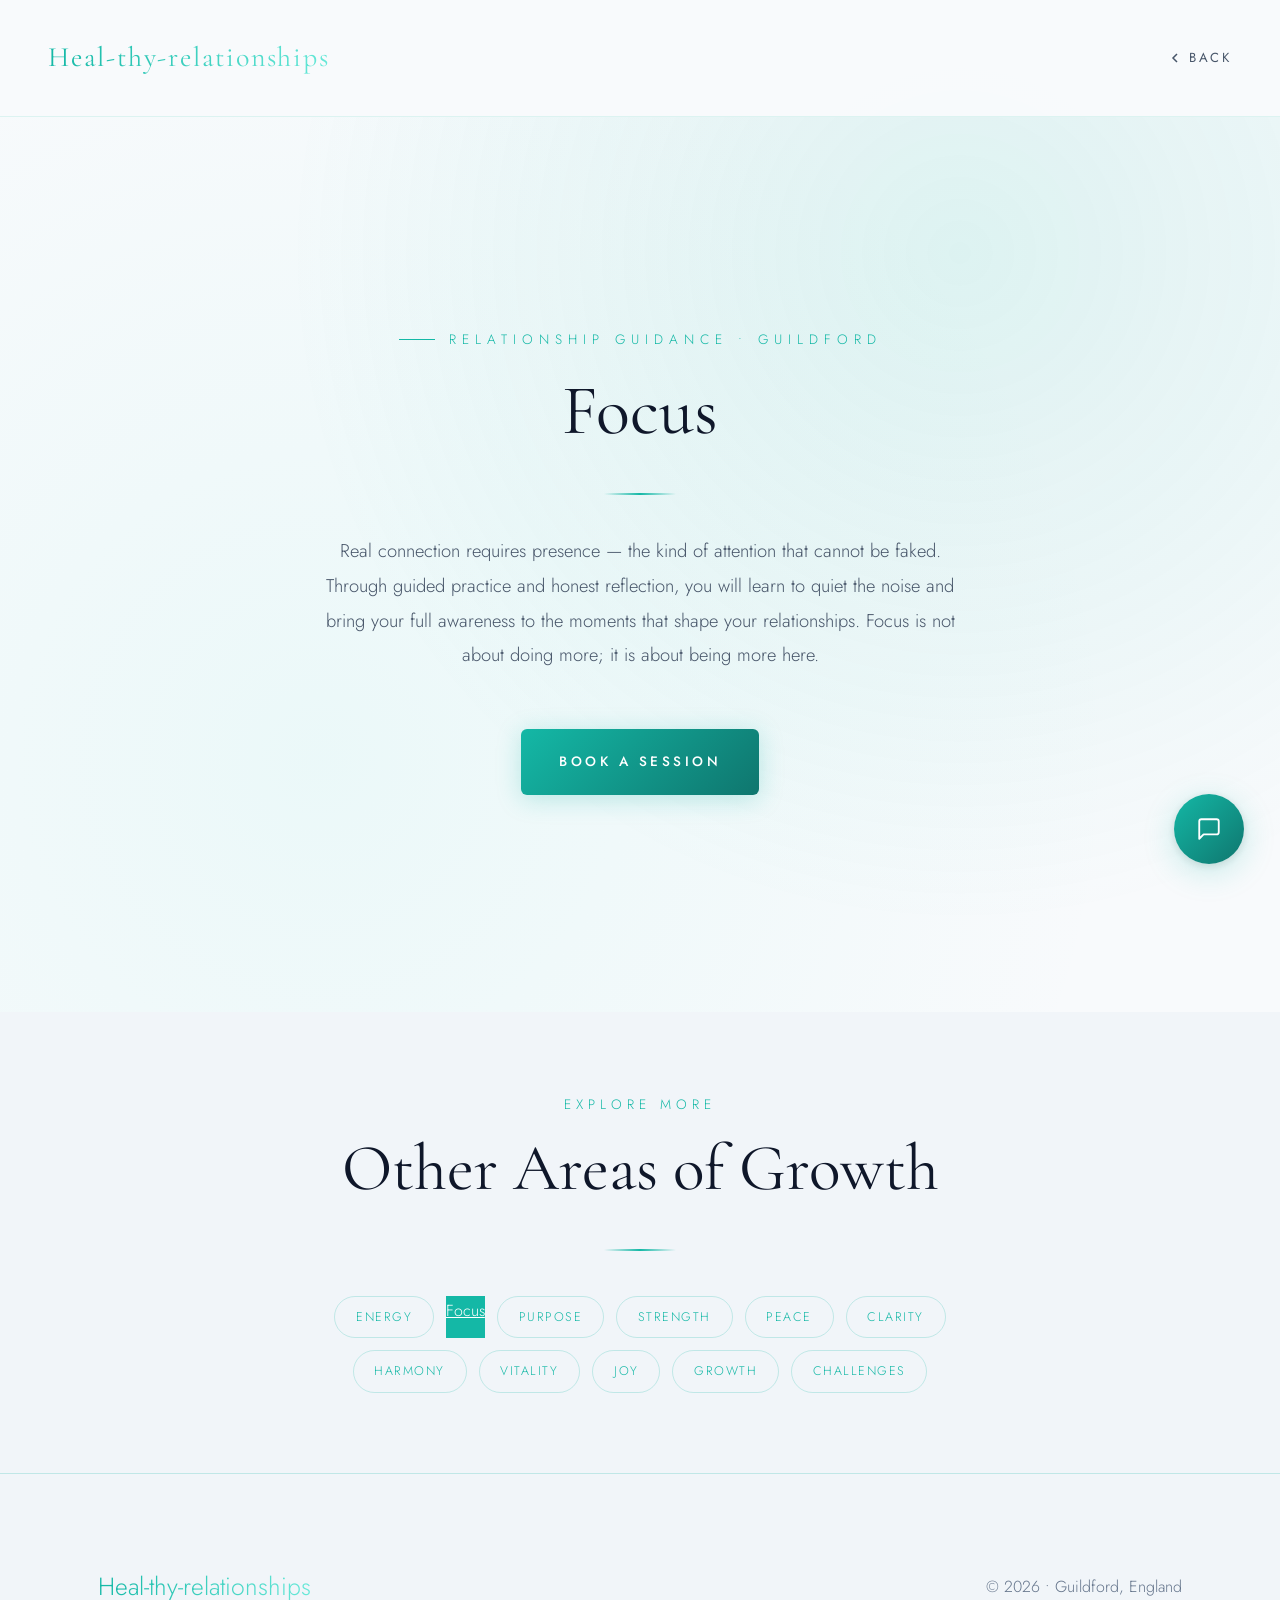
<file: focus.html>
<!DOCTYPE html>
<html lang="en">
<head>
    <meta charset="UTF-8">
    <meta name="viewport" content="width=device-width, initial-scale=1.0">
    <title>Focus — Heal-thy-relationships</title>
    <meta name="description" content="Explore Focus as a pathway to deeper relationships and personal growth with Heal-thy-relationships in Guildford.">
    <link rel="preconnect" href="https://fonts.googleapis.com">
    <link rel="preconnect" href="https://fonts.gstatic.com" crossorigin>
    <link href="https://fonts.googleapis.com/css2?family=Cormorant+Garamond:ital,wght@0,300;0,400;0,500;1,300;1,400&family=Jost:wght@300;400;500;600&display=swap" rel="stylesheet">
    <link rel="stylesheet" href="index.css">
</head>
<body>

    <nav class="navbar" id="navbar">
        <a href="index.html" class="nav-brand">Heal-thy-relationships</a>
        <a href="index.html" class="nav-back" style="display:flex;align-items:center;gap:6px;font-size:0.82rem;font-weight:400;letter-spacing:2.8px;text-transform:uppercase;color:var(--text-dim);text-decoration:none;transition:color 0.3s ease;">
            <svg width="16" height="16" viewBox="0 0 16 16" fill="none" stroke="currentColor" stroke-width="1.5">
                <path d="M10 12L6 8l4-4"/>
            </svg>
            Back
        </a>
    </nav>

    <section class="hero" style="min-height:auto;padding-top:140px;padding-bottom:80px;">
        <div class="hero-inner" style="grid-template-columns:1fr;gap:0;text-align:center;">
            <div>
                <p class="hero-label" style="justify-content:center;">RELATIONSHIP GUIDANCE  &bull;  Guildford</p>
                <h1 style="font-size:clamp(2.8rem,5.5vw,4.6rem);margin-bottom:1.2rem;">Focus</h1>
                <div class="divider centered" style="margin-bottom:2.4rem;"></div>
                <p style="font-size:1.15rem;color:var(--text-dim);max-width:640px;margin:0 auto;line-height:1.9;">Real connection requires presence — the kind of attention that cannot be faked. Through guided practice and honest reflection, you will learn to quiet the noise and bring your full awareness to the moments that shape your relationships. Focus is not about doing more; it is about being more here.</p>
                <div style="margin-top:3.5rem;">
                    <a href="index.html#book" class="btn-primary">Book a Session</a>
                </div>
            </div>
        </div>
    </section>

    <section style="padding:80px 0;background:var(--bg-mid);">
        <div class="container" style="text-align:center;">
            <p class="section-label">EXPLORE MORE</p>
            <h2 class="section-title" style="margin-bottom:2.4rem;">Other Areas of Growth</h2>
            <div class="divider centered"></div>
            <div style="display:flex;flex-wrap:wrap;justify-content:center;gap:12px;margin-top:2.8rem;max-width:720px;margin-left:auto;margin-right:auto;">
                <a href="energy.html" class="nav-back" style="padding:0.55rem 1.3rem;border:1px solid var(--cool-border);border-radius:100px;font-size:0.78rem;letter-spacing:1.5px;text-transform:uppercase;color:var(--cool);text-decoration:none;transition:all 0.3s ease;display:inline-block;">Energy</a>
                <a href="focus.html" class="nav-back" style="background:var(--cool);color:white;border-color:var(--cool);" style="padding:0.55rem 1.3rem;border:1px solid var(--cool-border);border-radius:100px;font-size:0.78rem;letter-spacing:1.5px;text-transform:uppercase;color:var(--cool);text-decoration:none;transition:all 0.3s ease;display:inline-block;">Focus</a>
                <a href="purpose.html" class="nav-back" style="padding:0.55rem 1.3rem;border:1px solid var(--cool-border);border-radius:100px;font-size:0.78rem;letter-spacing:1.5px;text-transform:uppercase;color:var(--cool);text-decoration:none;transition:all 0.3s ease;display:inline-block;">Purpose</a>
                <a href="strength.html" class="nav-back" style="padding:0.55rem 1.3rem;border:1px solid var(--cool-border);border-radius:100px;font-size:0.78rem;letter-spacing:1.5px;text-transform:uppercase;color:var(--cool);text-decoration:none;transition:all 0.3s ease;display:inline-block;">Strength</a>
                <a href="peace.html" class="nav-back" style="padding:0.55rem 1.3rem;border:1px solid var(--cool-border);border-radius:100px;font-size:0.78rem;letter-spacing:1.5px;text-transform:uppercase;color:var(--cool);text-decoration:none;transition:all 0.3s ease;display:inline-block;">Peace</a>
                <a href="clarity.html" class="nav-back" style="padding:0.55rem 1.3rem;border:1px solid var(--cool-border);border-radius:100px;font-size:0.78rem;letter-spacing:1.5px;text-transform:uppercase;color:var(--cool);text-decoration:none;transition:all 0.3s ease;display:inline-block;">Clarity</a>
                <a href="harmony.html" class="nav-back" style="padding:0.55rem 1.3rem;border:1px solid var(--cool-border);border-radius:100px;font-size:0.78rem;letter-spacing:1.5px;text-transform:uppercase;color:var(--cool);text-decoration:none;transition:all 0.3s ease;display:inline-block;">Harmony</a>
                <a href="vitality.html" class="nav-back" style="padding:0.55rem 1.3rem;border:1px solid var(--cool-border);border-radius:100px;font-size:0.78rem;letter-spacing:1.5px;text-transform:uppercase;color:var(--cool);text-decoration:none;transition:all 0.3s ease;display:inline-block;">Vitality</a>
                <a href="joy.html" class="nav-back" style="padding:0.55rem 1.3rem;border:1px solid var(--cool-border);border-radius:100px;font-size:0.78rem;letter-spacing:1.5px;text-transform:uppercase;color:var(--cool);text-decoration:none;transition:all 0.3s ease;display:inline-block;">Joy</a>
                <a href="growth.html" class="nav-back" style="padding:0.55rem 1.3rem;border:1px solid var(--cool-border);border-radius:100px;font-size:0.78rem;letter-spacing:1.5px;text-transform:uppercase;color:var(--cool);text-decoration:none;transition:all 0.3s ease;display:inline-block;">Growth</a>
                <a href="challenges.html" class="nav-back" style="padding:0.55rem 1.3rem;border:1px solid var(--cool-border);border-radius:100px;font-size:0.78rem;letter-spacing:1.5px;text-transform:uppercase;color:var(--cool);text-decoration:none;transition:all 0.3s ease;display:inline-block;">Challenges</a>
            </div>
        </div>
    </section>

    <footer class="footer">
        <div class="container">
            <div style="display:flex;justify-content:space-between;align-items:center;flex-wrap:wrap;gap:2rem;">
                <a href="index.html" style="font-size:1.55rem;background:linear-gradient(90deg,var(--cool),var(--cool-light));-webkit-background-clip:text;-webkit-text-fill-color:transparent;text-decoration:none;">Heal-thy-relationships</a>
                <span style="color:var(--text-muted);">&copy; 2026 &bull; Guildford, England</span>
            </div>
        </div>
    </footer>

    <script src="index.js"></script>
    <script src="chat.js"></script>
</body>
</html>
</file>
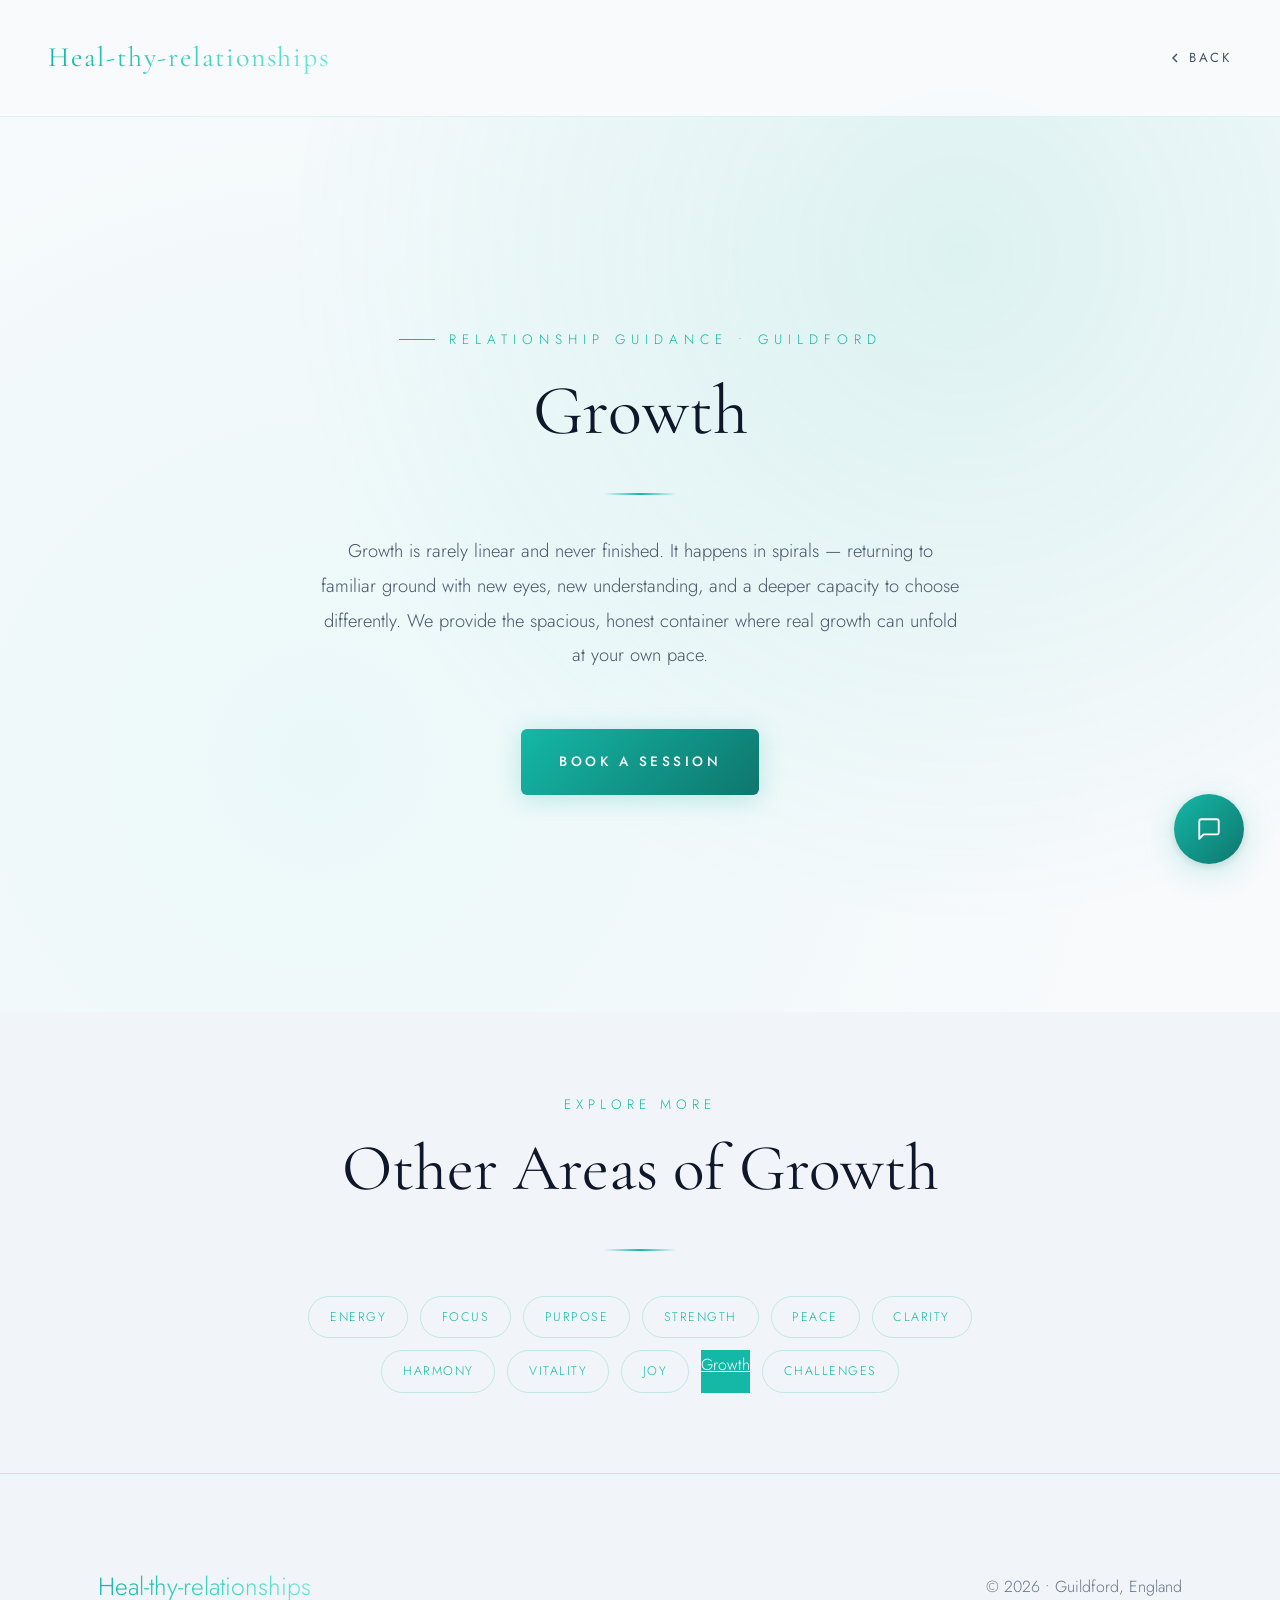
<file: growth.html>
<!DOCTYPE html>
<html lang="en">
<head>
    <meta charset="UTF-8">
    <meta name="viewport" content="width=device-width, initial-scale=1.0">
    <title>Growth — Heal-thy-relationships</title>
    <meta name="description" content="Explore Growth as a pathway to deeper relationships and personal growth with Heal-thy-relationships in Guildford.">
    <link rel="preconnect" href="https://fonts.googleapis.com">
    <link rel="preconnect" href="https://fonts.gstatic.com" crossorigin>
    <link href="https://fonts.googleapis.com/css2?family=Cormorant+Garamond:ital,wght@0,300;0,400;0,500;1,300;1,400&family=Jost:wght@300;400;500;600&display=swap" rel="stylesheet">
    <link rel="stylesheet" href="index.css">
</head>
<body>

    <nav class="navbar" id="navbar">
        <a href="index.html" class="nav-brand">Heal-thy-relationships</a>
        <a href="index.html" class="nav-back" style="display:flex;align-items:center;gap:6px;font-size:0.82rem;font-weight:400;letter-spacing:2.8px;text-transform:uppercase;color:var(--text-dim);text-decoration:none;transition:color 0.3s ease;">
            <svg width="16" height="16" viewBox="0 0 16 16" fill="none" stroke="currentColor" stroke-width="1.5">
                <path d="M10 12L6 8l4-4"/>
            </svg>
            Back
        </a>
    </nav>

    <section class="hero" style="min-height:auto;padding-top:140px;padding-bottom:80px;">
        <div class="hero-inner" style="grid-template-columns:1fr;gap:0;text-align:center;">
            <div>
                <p class="hero-label" style="justify-content:center;">RELATIONSHIP GUIDANCE  &bull;  Guildford</p>
                <h1 style="font-size:clamp(2.8rem,5.5vw,4.6rem);margin-bottom:1.2rem;">Growth</h1>
                <div class="divider centered" style="margin-bottom:2.4rem;"></div>
                <p style="font-size:1.15rem;color:var(--text-dim);max-width:640px;margin:0 auto;line-height:1.9;">Growth is rarely linear and never finished. It happens in spirals — returning to familiar ground with new eyes, new understanding, and a deeper capacity to choose differently. We provide the spacious, honest container where real growth can unfold at your own pace.</p>
                <div style="margin-top:3.5rem;">
                    <a href="index.html#book" class="btn-primary">Book a Session</a>
                </div>
            </div>
        </div>
    </section>

    <section style="padding:80px 0;background:var(--bg-mid);">
        <div class="container" style="text-align:center;">
            <p class="section-label">EXPLORE MORE</p>
            <h2 class="section-title" style="margin-bottom:2.4rem;">Other Areas of Growth</h2>
            <div class="divider centered"></div>
            <div style="display:flex;flex-wrap:wrap;justify-content:center;gap:12px;margin-top:2.8rem;max-width:720px;margin-left:auto;margin-right:auto;">
                <a href="energy.html" class="nav-back" style="padding:0.55rem 1.3rem;border:1px solid var(--cool-border);border-radius:100px;font-size:0.78rem;letter-spacing:1.5px;text-transform:uppercase;color:var(--cool);text-decoration:none;transition:all 0.3s ease;display:inline-block;">Energy</a>
                <a href="focus.html" class="nav-back" style="padding:0.55rem 1.3rem;border:1px solid var(--cool-border);border-radius:100px;font-size:0.78rem;letter-spacing:1.5px;text-transform:uppercase;color:var(--cool);text-decoration:none;transition:all 0.3s ease;display:inline-block;">Focus</a>
                <a href="purpose.html" class="nav-back" style="padding:0.55rem 1.3rem;border:1px solid var(--cool-border);border-radius:100px;font-size:0.78rem;letter-spacing:1.5px;text-transform:uppercase;color:var(--cool);text-decoration:none;transition:all 0.3s ease;display:inline-block;">Purpose</a>
                <a href="strength.html" class="nav-back" style="padding:0.55rem 1.3rem;border:1px solid var(--cool-border);border-radius:100px;font-size:0.78rem;letter-spacing:1.5px;text-transform:uppercase;color:var(--cool);text-decoration:none;transition:all 0.3s ease;display:inline-block;">Strength</a>
                <a href="peace.html" class="nav-back" style="padding:0.55rem 1.3rem;border:1px solid var(--cool-border);border-radius:100px;font-size:0.78rem;letter-spacing:1.5px;text-transform:uppercase;color:var(--cool);text-decoration:none;transition:all 0.3s ease;display:inline-block;">Peace</a>
                <a href="clarity.html" class="nav-back" style="padding:0.55rem 1.3rem;border:1px solid var(--cool-border);border-radius:100px;font-size:0.78rem;letter-spacing:1.5px;text-transform:uppercase;color:var(--cool);text-decoration:none;transition:all 0.3s ease;display:inline-block;">Clarity</a>
                <a href="harmony.html" class="nav-back" style="padding:0.55rem 1.3rem;border:1px solid var(--cool-border);border-radius:100px;font-size:0.78rem;letter-spacing:1.5px;text-transform:uppercase;color:var(--cool);text-decoration:none;transition:all 0.3s ease;display:inline-block;">Harmony</a>
                <a href="vitality.html" class="nav-back" style="padding:0.55rem 1.3rem;border:1px solid var(--cool-border);border-radius:100px;font-size:0.78rem;letter-spacing:1.5px;text-transform:uppercase;color:var(--cool);text-decoration:none;transition:all 0.3s ease;display:inline-block;">Vitality</a>
                <a href="joy.html" class="nav-back" style="padding:0.55rem 1.3rem;border:1px solid var(--cool-border);border-radius:100px;font-size:0.78rem;letter-spacing:1.5px;text-transform:uppercase;color:var(--cool);text-decoration:none;transition:all 0.3s ease;display:inline-block;">Joy</a>
                <a href="growth.html" class="nav-back" style="background:var(--cool);color:white;border-color:var(--cool);" style="padding:0.55rem 1.3rem;border:1px solid var(--cool-border);border-radius:100px;font-size:0.78rem;letter-spacing:1.5px;text-transform:uppercase;color:var(--cool);text-decoration:none;transition:all 0.3s ease;display:inline-block;">Growth</a>
                <a href="challenges.html" class="nav-back" style="padding:0.55rem 1.3rem;border:1px solid var(--cool-border);border-radius:100px;font-size:0.78rem;letter-spacing:1.5px;text-transform:uppercase;color:var(--cool);text-decoration:none;transition:all 0.3s ease;display:inline-block;">Challenges</a>
            </div>
        </div>
    </section>

    <footer class="footer">
        <div class="container">
            <div style="display:flex;justify-content:space-between;align-items:center;flex-wrap:wrap;gap:2rem;">
                <a href="index.html" style="font-size:1.55rem;background:linear-gradient(90deg,var(--cool),var(--cool-light));-webkit-background-clip:text;-webkit-text-fill-color:transparent;text-decoration:none;">Heal-thy-relationships</a>
                <span style="color:var(--text-muted);">&copy; 2026 &bull; Guildford, England</span>
            </div>
        </div>
    </footer>

    <script src="index.js"></script>
    <script src="chat.js"></script>
</body>
</html>
</file>
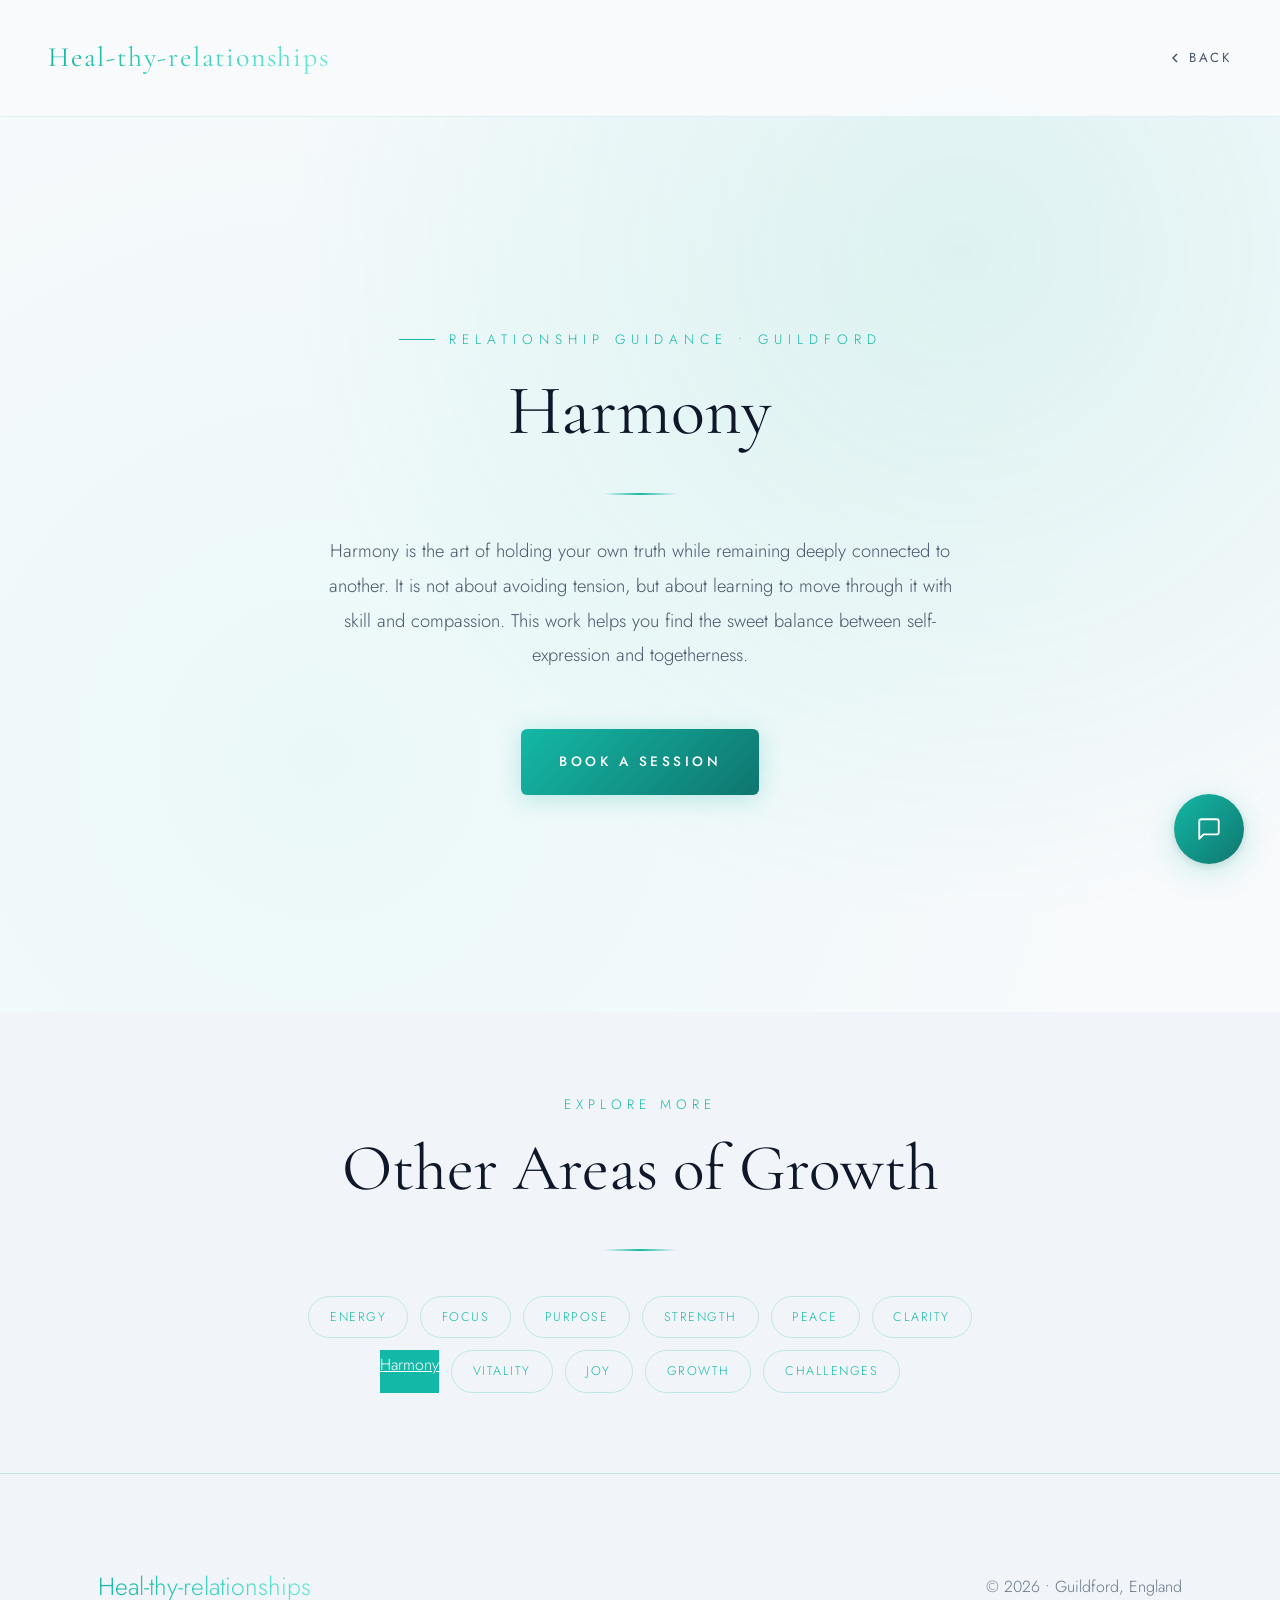
<file: harmony.html>
<!DOCTYPE html>
<html lang="en">
<head>
    <meta charset="UTF-8">
    <meta name="viewport" content="width=device-width, initial-scale=1.0">
    <title>Harmony — Heal-thy-relationships</title>
    <meta name="description" content="Explore Harmony as a pathway to deeper relationships and personal growth with Heal-thy-relationships in Guildford.">
    <link rel="preconnect" href="https://fonts.googleapis.com">
    <link rel="preconnect" href="https://fonts.gstatic.com" crossorigin>
    <link href="https://fonts.googleapis.com/css2?family=Cormorant+Garamond:ital,wght@0,300;0,400;0,500;1,300;1,400&family=Jost:wght@300;400;500;600&display=swap" rel="stylesheet">
    <link rel="stylesheet" href="index.css">
</head>
<body>

    <nav class="navbar" id="navbar">
        <a href="index.html" class="nav-brand">Heal-thy-relationships</a>
        <a href="index.html" class="nav-back" style="display:flex;align-items:center;gap:6px;font-size:0.82rem;font-weight:400;letter-spacing:2.8px;text-transform:uppercase;color:var(--text-dim);text-decoration:none;transition:color 0.3s ease;">
            <svg width="16" height="16" viewBox="0 0 16 16" fill="none" stroke="currentColor" stroke-width="1.5">
                <path d="M10 12L6 8l4-4"/>
            </svg>
            Back
        </a>
    </nav>

    <section class="hero" style="min-height:auto;padding-top:140px;padding-bottom:80px;">
        <div class="hero-inner" style="grid-template-columns:1fr;gap:0;text-align:center;">
            <div>
                <p class="hero-label" style="justify-content:center;">RELATIONSHIP GUIDANCE  &bull;  Guildford</p>
                <h1 style="font-size:clamp(2.8rem,5.5vw,4.6rem);margin-bottom:1.2rem;">Harmony</h1>
                <div class="divider centered" style="margin-bottom:2.4rem;"></div>
                <p style="font-size:1.15rem;color:var(--text-dim);max-width:640px;margin:0 auto;line-height:1.9;">Harmony is the art of holding your own truth while remaining deeply connected to another. It is not about avoiding tension, but about learning to move through it with skill and compassion. This work helps you find the sweet balance between self-expression and togetherness.</p>
                <div style="margin-top:3.5rem;">
                    <a href="index.html#book" class="btn-primary">Book a Session</a>
                </div>
            </div>
        </div>
    </section>

    <section style="padding:80px 0;background:var(--bg-mid);">
        <div class="container" style="text-align:center;">
            <p class="section-label">EXPLORE MORE</p>
            <h2 class="section-title" style="margin-bottom:2.4rem;">Other Areas of Growth</h2>
            <div class="divider centered"></div>
            <div style="display:flex;flex-wrap:wrap;justify-content:center;gap:12px;margin-top:2.8rem;max-width:720px;margin-left:auto;margin-right:auto;">
                <a href="energy.html" class="nav-back" style="padding:0.55rem 1.3rem;border:1px solid var(--cool-border);border-radius:100px;font-size:0.78rem;letter-spacing:1.5px;text-transform:uppercase;color:var(--cool);text-decoration:none;transition:all 0.3s ease;display:inline-block;">Energy</a>
                <a href="focus.html" class="nav-back" style="padding:0.55rem 1.3rem;border:1px solid var(--cool-border);border-radius:100px;font-size:0.78rem;letter-spacing:1.5px;text-transform:uppercase;color:var(--cool);text-decoration:none;transition:all 0.3s ease;display:inline-block;">Focus</a>
                <a href="purpose.html" class="nav-back" style="padding:0.55rem 1.3rem;border:1px solid var(--cool-border);border-radius:100px;font-size:0.78rem;letter-spacing:1.5px;text-transform:uppercase;color:var(--cool);text-decoration:none;transition:all 0.3s ease;display:inline-block;">Purpose</a>
                <a href="strength.html" class="nav-back" style="padding:0.55rem 1.3rem;border:1px solid var(--cool-border);border-radius:100px;font-size:0.78rem;letter-spacing:1.5px;text-transform:uppercase;color:var(--cool);text-decoration:none;transition:all 0.3s ease;display:inline-block;">Strength</a>
                <a href="peace.html" class="nav-back" style="padding:0.55rem 1.3rem;border:1px solid var(--cool-border);border-radius:100px;font-size:0.78rem;letter-spacing:1.5px;text-transform:uppercase;color:var(--cool);text-decoration:none;transition:all 0.3s ease;display:inline-block;">Peace</a>
                <a href="clarity.html" class="nav-back" style="padding:0.55rem 1.3rem;border:1px solid var(--cool-border);border-radius:100px;font-size:0.78rem;letter-spacing:1.5px;text-transform:uppercase;color:var(--cool);text-decoration:none;transition:all 0.3s ease;display:inline-block;">Clarity</a>
                <a href="harmony.html" class="nav-back" style="background:var(--cool);color:white;border-color:var(--cool);" style="padding:0.55rem 1.3rem;border:1px solid var(--cool-border);border-radius:100px;font-size:0.78rem;letter-spacing:1.5px;text-transform:uppercase;color:var(--cool);text-decoration:none;transition:all 0.3s ease;display:inline-block;">Harmony</a>
                <a href="vitality.html" class="nav-back" style="padding:0.55rem 1.3rem;border:1px solid var(--cool-border);border-radius:100px;font-size:0.78rem;letter-spacing:1.5px;text-transform:uppercase;color:var(--cool);text-decoration:none;transition:all 0.3s ease;display:inline-block;">Vitality</a>
                <a href="joy.html" class="nav-back" style="padding:0.55rem 1.3rem;border:1px solid var(--cool-border);border-radius:100px;font-size:0.78rem;letter-spacing:1.5px;text-transform:uppercase;color:var(--cool);text-decoration:none;transition:all 0.3s ease;display:inline-block;">Joy</a>
                <a href="growth.html" class="nav-back" style="padding:0.55rem 1.3rem;border:1px solid var(--cool-border);border-radius:100px;font-size:0.78rem;letter-spacing:1.5px;text-transform:uppercase;color:var(--cool);text-decoration:none;transition:all 0.3s ease;display:inline-block;">Growth</a>
                <a href="challenges.html" class="nav-back" style="padding:0.55rem 1.3rem;border:1px solid var(--cool-border);border-radius:100px;font-size:0.78rem;letter-spacing:1.5px;text-transform:uppercase;color:var(--cool);text-decoration:none;transition:all 0.3s ease;display:inline-block;">Challenges</a>
            </div>
        </div>
    </section>

    <footer class="footer">
        <div class="container">
            <div style="display:flex;justify-content:space-between;align-items:center;flex-wrap:wrap;gap:2rem;">
                <a href="index.html" style="font-size:1.55rem;background:linear-gradient(90deg,var(--cool),var(--cool-light));-webkit-background-clip:text;-webkit-text-fill-color:transparent;text-decoration:none;">Heal-thy-relationships</a>
                <span style="color:var(--text-muted);">&copy; 2026 &bull; Guildford, England</span>
            </div>
        </div>
    </footer>

    <script src="index.js"></script>
    <script src="chat.js"></script>
</body>
</html>
</file>
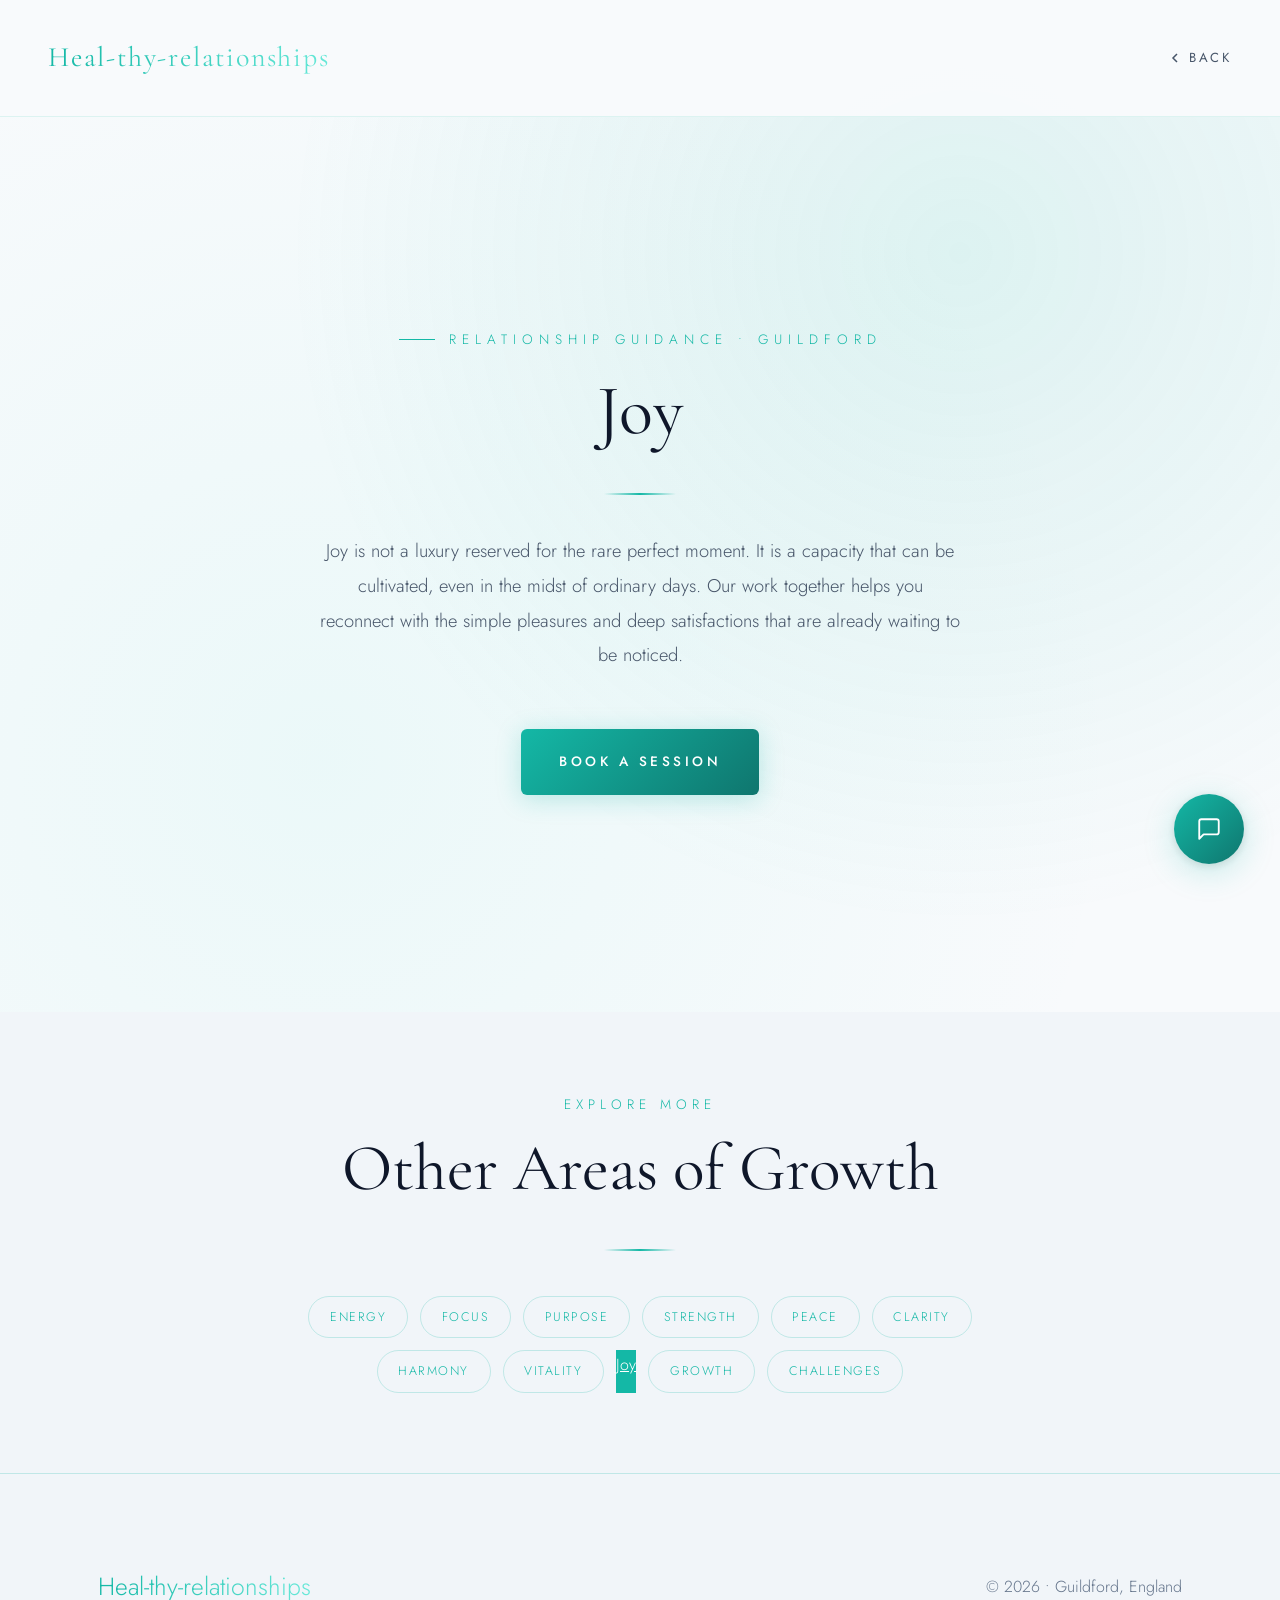
<file: joy.html>
<!DOCTYPE html>
<html lang="en">
<head>
    <meta charset="UTF-8">
    <meta name="viewport" content="width=device-width, initial-scale=1.0">
    <title>Joy — Heal-thy-relationships</title>
    <meta name="description" content="Explore Joy as a pathway to deeper relationships and personal growth with Heal-thy-relationships in Guildford.">
    <link rel="preconnect" href="https://fonts.googleapis.com">
    <link rel="preconnect" href="https://fonts.gstatic.com" crossorigin>
    <link href="https://fonts.googleapis.com/css2?family=Cormorant+Garamond:ital,wght@0,300;0,400;0,500;1,300;1,400&family=Jost:wght@300;400;500;600&display=swap" rel="stylesheet">
    <link rel="stylesheet" href="index.css">
</head>
<body>

    <nav class="navbar" id="navbar">
        <a href="index.html" class="nav-brand">Heal-thy-relationships</a>
        <a href="index.html" class="nav-back" style="display:flex;align-items:center;gap:6px;font-size:0.82rem;font-weight:400;letter-spacing:2.8px;text-transform:uppercase;color:var(--text-dim);text-decoration:none;transition:color 0.3s ease;">
            <svg width="16" height="16" viewBox="0 0 16 16" fill="none" stroke="currentColor" stroke-width="1.5">
                <path d="M10 12L6 8l4-4"/>
            </svg>
            Back
        </a>
    </nav>

    <section class="hero" style="min-height:auto;padding-top:140px;padding-bottom:80px;">
        <div class="hero-inner" style="grid-template-columns:1fr;gap:0;text-align:center;">
            <div>
                <p class="hero-label" style="justify-content:center;">RELATIONSHIP GUIDANCE  &bull;  Guildford</p>
                <h1 style="font-size:clamp(2.8rem,5.5vw,4.6rem);margin-bottom:1.2rem;">Joy</h1>
                <div class="divider centered" style="margin-bottom:2.4rem;"></div>
                <p style="font-size:1.15rem;color:var(--text-dim);max-width:640px;margin:0 auto;line-height:1.9;">Joy is not a luxury reserved for the rare perfect moment. It is a capacity that can be cultivated, even in the midst of ordinary days. Our work together helps you reconnect with the simple pleasures and deep satisfactions that are already waiting to be noticed.</p>
                <div style="margin-top:3.5rem;">
                    <a href="index.html#book" class="btn-primary">Book a Session</a>
                </div>
            </div>
        </div>
    </section>

    <section style="padding:80px 0;background:var(--bg-mid);">
        <div class="container" style="text-align:center;">
            <p class="section-label">EXPLORE MORE</p>
            <h2 class="section-title" style="margin-bottom:2.4rem;">Other Areas of Growth</h2>
            <div class="divider centered"></div>
            <div style="display:flex;flex-wrap:wrap;justify-content:center;gap:12px;margin-top:2.8rem;max-width:720px;margin-left:auto;margin-right:auto;">
                <a href="energy.html" class="nav-back" style="padding:0.55rem 1.3rem;border:1px solid var(--cool-border);border-radius:100px;font-size:0.78rem;letter-spacing:1.5px;text-transform:uppercase;color:var(--cool);text-decoration:none;transition:all 0.3s ease;display:inline-block;">Energy</a>
                <a href="focus.html" class="nav-back" style="padding:0.55rem 1.3rem;border:1px solid var(--cool-border);border-radius:100px;font-size:0.78rem;letter-spacing:1.5px;text-transform:uppercase;color:var(--cool);text-decoration:none;transition:all 0.3s ease;display:inline-block;">Focus</a>
                <a href="purpose.html" class="nav-back" style="padding:0.55rem 1.3rem;border:1px solid var(--cool-border);border-radius:100px;font-size:0.78rem;letter-spacing:1.5px;text-transform:uppercase;color:var(--cool);text-decoration:none;transition:all 0.3s ease;display:inline-block;">Purpose</a>
                <a href="strength.html" class="nav-back" style="padding:0.55rem 1.3rem;border:1px solid var(--cool-border);border-radius:100px;font-size:0.78rem;letter-spacing:1.5px;text-transform:uppercase;color:var(--cool);text-decoration:none;transition:all 0.3s ease;display:inline-block;">Strength</a>
                <a href="peace.html" class="nav-back" style="padding:0.55rem 1.3rem;border:1px solid var(--cool-border);border-radius:100px;font-size:0.78rem;letter-spacing:1.5px;text-transform:uppercase;color:var(--cool);text-decoration:none;transition:all 0.3s ease;display:inline-block;">Peace</a>
                <a href="clarity.html" class="nav-back" style="padding:0.55rem 1.3rem;border:1px solid var(--cool-border);border-radius:100px;font-size:0.78rem;letter-spacing:1.5px;text-transform:uppercase;color:var(--cool);text-decoration:none;transition:all 0.3s ease;display:inline-block;">Clarity</a>
                <a href="harmony.html" class="nav-back" style="padding:0.55rem 1.3rem;border:1px solid var(--cool-border);border-radius:100px;font-size:0.78rem;letter-spacing:1.5px;text-transform:uppercase;color:var(--cool);text-decoration:none;transition:all 0.3s ease;display:inline-block;">Harmony</a>
                <a href="vitality.html" class="nav-back" style="padding:0.55rem 1.3rem;border:1px solid var(--cool-border);border-radius:100px;font-size:0.78rem;letter-spacing:1.5px;text-transform:uppercase;color:var(--cool);text-decoration:none;transition:all 0.3s ease;display:inline-block;">Vitality</a>
                <a href="joy.html" class="nav-back" style="background:var(--cool);color:white;border-color:var(--cool);" style="padding:0.55rem 1.3rem;border:1px solid var(--cool-border);border-radius:100px;font-size:0.78rem;letter-spacing:1.5px;text-transform:uppercase;color:var(--cool);text-decoration:none;transition:all 0.3s ease;display:inline-block;">Joy</a>
                <a href="growth.html" class="nav-back" style="padding:0.55rem 1.3rem;border:1px solid var(--cool-border);border-radius:100px;font-size:0.78rem;letter-spacing:1.5px;text-transform:uppercase;color:var(--cool);text-decoration:none;transition:all 0.3s ease;display:inline-block;">Growth</a>
                <a href="challenges.html" class="nav-back" style="padding:0.55rem 1.3rem;border:1px solid var(--cool-border);border-radius:100px;font-size:0.78rem;letter-spacing:1.5px;text-transform:uppercase;color:var(--cool);text-decoration:none;transition:all 0.3s ease;display:inline-block;">Challenges</a>
            </div>
        </div>
    </section>

    <footer class="footer">
        <div class="container">
            <div style="display:flex;justify-content:space-between;align-items:center;flex-wrap:wrap;gap:2rem;">
                <a href="index.html" style="font-size:1.55rem;background:linear-gradient(90deg,var(--cool),var(--cool-light));-webkit-background-clip:text;-webkit-text-fill-color:transparent;text-decoration:none;">Heal-thy-relationships</a>
                <span style="color:var(--text-muted);">&copy; 2026 &bull; Guildford, England</span>
            </div>
        </div>
    </footer>

    <script src="index.js"></script>
    <script src="chat.js"></script>
</body>
</html>
</file>
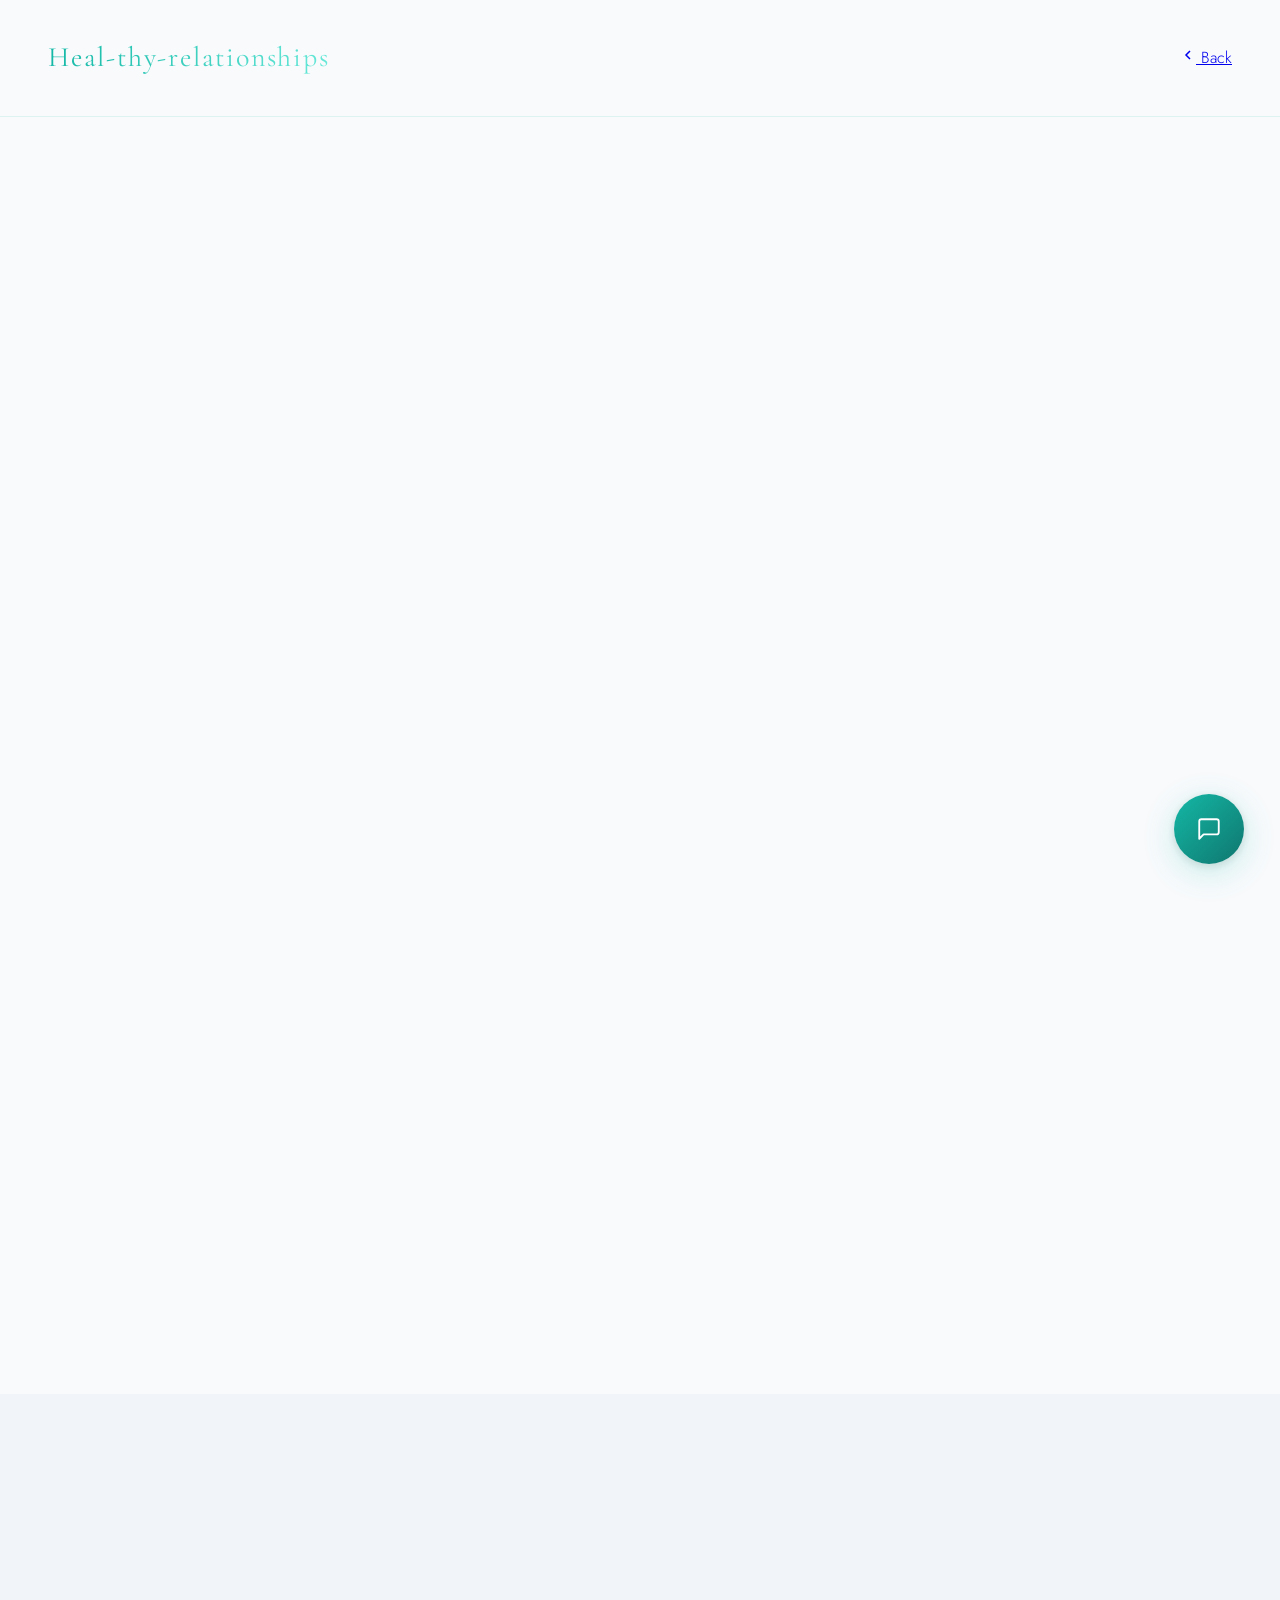
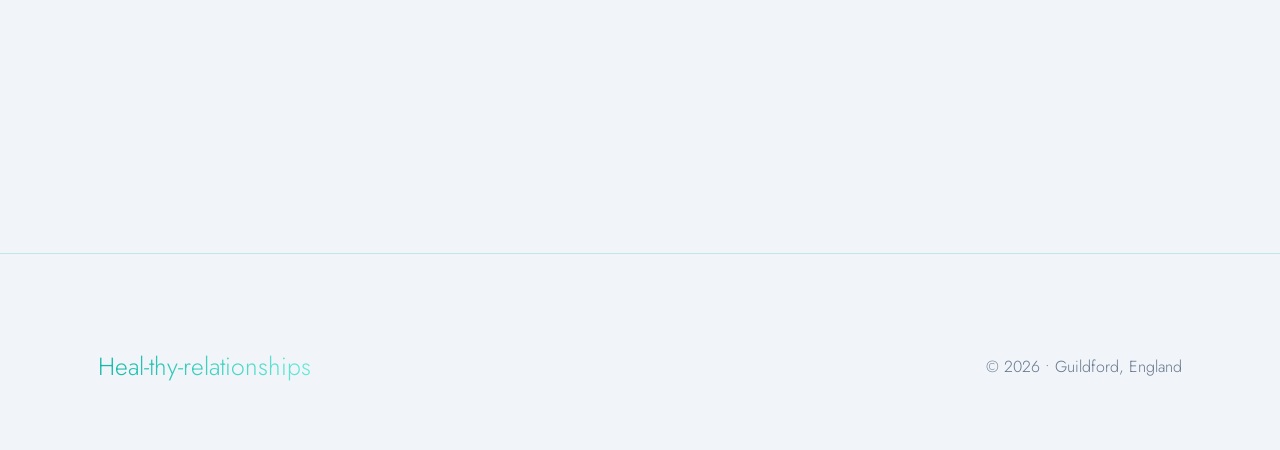
<file: orb.html>
<!DOCTYPE html>
<html lang="en">
<head>
    <meta charset="UTF-8">
    <meta name="viewport" content="width=device-width, initial-scale=1.0">
    <title>Heal-thy-relationships — Topics</title>
    <link rel="preconnect" href="https://fonts.googleapis.com">
    <link rel="preconnect" href="https://fonts.gstatic.com" crossorigin>
    <link href="https://fonts.googleapis.com/css2?family=Cormorant+Garamond:ital,wght@0,300;0,400;0,500;1,300;1,400&family=Jost:wght@300;400;500;600&display=swap" rel="stylesheet">
    <link rel="stylesheet" href="index.css">
</head>
<body>

    <!-- Navbar -->
    <nav class="navbar" id="navbar">
        <a href="index.html" class="nav-brand">Heal-thy-relationships</a>
        <a href="index.html" class="nav-back">
            <svg width="16" height="16" viewBox="0 0 16 16" fill="none" stroke="currentColor" stroke-width="1.5">
                <path d="M10 12L6 8l4-4"/>
            </svg>
            Back
        </a>
    </nav>

    <!-- Hero -->
    <section class="orb-hero">
        <div class="hero-orb-bg"></div>
        <div class="orb-hero-inner container">
            <p class="orb-topic-label fade-in" id="heroLabel">RELATIONSHIP GUIDANCE</p>
            <h1 class="orb-title fade-in" id="heroTitle" style="transition-delay:0.1s">—</h1>
            <p class="orb-tagline fade-in" id="heroTagline" style="transition-delay:0.2s"></p>
            <div class="orb-badges fade-in" id="heroBadges" style="transition-delay:0.3s"></div>
            <a href="index.html#book" class="btn-primary fade-in" style="transition-delay:0.4s">Begin This Journey</a>
        </div>
    </section>

    <!-- Intro -->
    <section class="content-section">
        <div class="container">
            <div class="intro-grid">
                <div class="fade-in">
                    <p class="section-label" id="introLabel">UNDERSTANDING</p>
                    <h2 class="section-title" id="introTitle">What This Means For You</h2>
                    <div class="divider"></div>
                    <div class="intro-text" id="introText"></div>
                </div>
                <div class="fade-in" style="transition-delay:0.2s;">
                    <div class="pull-quote">
                        <blockquote id="quoteText"></blockquote>
                        <cite id="quoteCite">— Heal-thy-relationships Guidance</cite>
                    </div>
                </div>
            </div>
        </div>
    </section>

    <!-- CTA -->
    <section class="content-section alt">
        <div class="container" style="text-align:center;">
            <div class="fade-in">
                <h3 class="section-title" id="ctaTitle" style="margin-bottom:1.2rem;">Ready to explore this together?</h3>
                <p style="font-size:1.1rem; color:var(--text-dim); margin-bottom:2.8rem;" id="ctaText"></p>
                <a href="index.html#book" class="btn-primary">Book a Session</a>
            </div>
        </div>
    </section>

    <!-- Explore other orbs -->
    <section class="orb-nav-section" style="background:var(--bg-mid); padding: clamp(72px,10vw,130px) 0;">
        <div class="container">
            <div class="fade-in">
                <p class="section-label">EXPLORE MORE</p>
                <h2 class="section-title">Other Areas of Growth</h2>
                <div class="divider"></div>
                <div class="orb-nav-grid" id="orbNavGrid"></div>
            </div>
        </div>
    </section>

    <!-- Footer -->
    <footer class="footer">
        <div class="container">
            <div style="display:flex; justify-content:space-between; align-items:center; flex-wrap:wrap; gap:2rem;">
                <a href="index.html" style="font-size:1.55rem; background:linear-gradient(90deg,var(--cool),var(--cool-light)); -webkit-background-clip:text; -webkit-text-fill-color:transparent; text-decoration:none;">Heal-thy-relationships</a>
                <span style="color:var(--text-muted);">© 2026 • Guildford, England</span>
            </div>
        </div>
    </footer>

    <script src="index.js"></script>
    <script src="chat.js"></script>
</body>
</html>
</file>
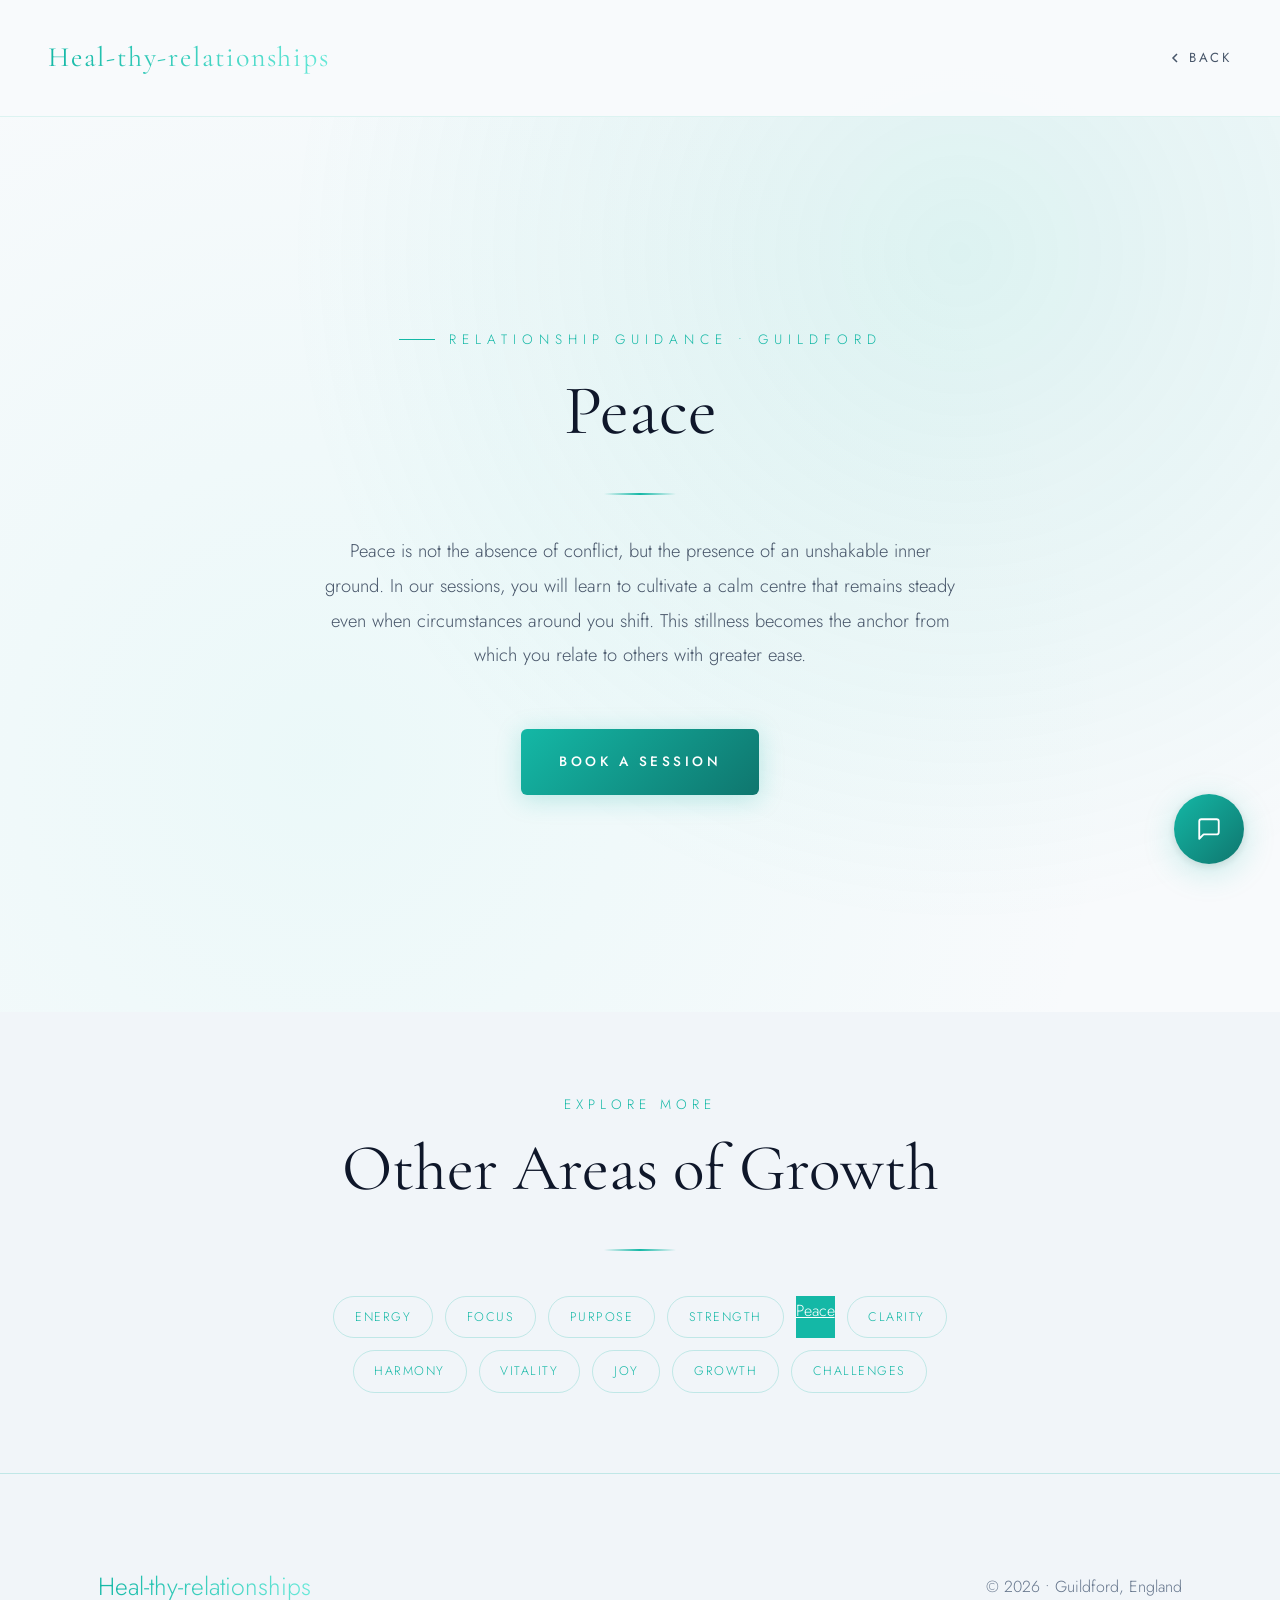
<file: peace.html>
<!DOCTYPE html>
<html lang="en">
<head>
    <meta charset="UTF-8">
    <meta name="viewport" content="width=device-width, initial-scale=1.0">
    <title>Peace — Heal-thy-relationships</title>
    <meta name="description" content="Explore Peace as a pathway to deeper relationships and personal growth with Heal-thy-relationships in Guildford.">
    <link rel="preconnect" href="https://fonts.googleapis.com">
    <link rel="preconnect" href="https://fonts.gstatic.com" crossorigin>
    <link href="https://fonts.googleapis.com/css2?family=Cormorant+Garamond:ital,wght@0,300;0,400;0,500;1,300;1,400&family=Jost:wght@300;400;500;600&display=swap" rel="stylesheet">
    <link rel="stylesheet" href="index.css">
</head>
<body>

    <nav class="navbar" id="navbar">
        <a href="index.html" class="nav-brand">Heal-thy-relationships</a>
        <a href="index.html" class="nav-back" style="display:flex;align-items:center;gap:6px;font-size:0.82rem;font-weight:400;letter-spacing:2.8px;text-transform:uppercase;color:var(--text-dim);text-decoration:none;transition:color 0.3s ease;">
            <svg width="16" height="16" viewBox="0 0 16 16" fill="none" stroke="currentColor" stroke-width="1.5">
                <path d="M10 12L6 8l4-4"/>
            </svg>
            Back
        </a>
    </nav>

    <section class="hero" style="min-height:auto;padding-top:140px;padding-bottom:80px;">
        <div class="hero-inner" style="grid-template-columns:1fr;gap:0;text-align:center;">
            <div>
                <p class="hero-label" style="justify-content:center;">RELATIONSHIP GUIDANCE  &bull;  Guildford</p>
                <h1 style="font-size:clamp(2.8rem,5.5vw,4.6rem);margin-bottom:1.2rem;">Peace</h1>
                <div class="divider centered" style="margin-bottom:2.4rem;"></div>
                <p style="font-size:1.15rem;color:var(--text-dim);max-width:640px;margin:0 auto;line-height:1.9;">Peace is not the absence of conflict, but the presence of an unshakable inner ground. In our sessions, you will learn to cultivate a calm centre that remains steady even when circumstances around you shift. This stillness becomes the anchor from which you relate to others with greater ease.</p>
                <div style="margin-top:3.5rem;">
                    <a href="index.html#book" class="btn-primary">Book a Session</a>
                </div>
            </div>
        </div>
    </section>

    <section style="padding:80px 0;background:var(--bg-mid);">
        <div class="container" style="text-align:center;">
            <p class="section-label">EXPLORE MORE</p>
            <h2 class="section-title" style="margin-bottom:2.4rem;">Other Areas of Growth</h2>
            <div class="divider centered"></div>
            <div style="display:flex;flex-wrap:wrap;justify-content:center;gap:12px;margin-top:2.8rem;max-width:720px;margin-left:auto;margin-right:auto;">
                <a href="energy.html" class="nav-back" style="padding:0.55rem 1.3rem;border:1px solid var(--cool-border);border-radius:100px;font-size:0.78rem;letter-spacing:1.5px;text-transform:uppercase;color:var(--cool);text-decoration:none;transition:all 0.3s ease;display:inline-block;">Energy</a>
                <a href="focus.html" class="nav-back" style="padding:0.55rem 1.3rem;border:1px solid var(--cool-border);border-radius:100px;font-size:0.78rem;letter-spacing:1.5px;text-transform:uppercase;color:var(--cool);text-decoration:none;transition:all 0.3s ease;display:inline-block;">Focus</a>
                <a href="purpose.html" class="nav-back" style="padding:0.55rem 1.3rem;border:1px solid var(--cool-border);border-radius:100px;font-size:0.78rem;letter-spacing:1.5px;text-transform:uppercase;color:var(--cool);text-decoration:none;transition:all 0.3s ease;display:inline-block;">Purpose</a>
                <a href="strength.html" class="nav-back" style="padding:0.55rem 1.3rem;border:1px solid var(--cool-border);border-radius:100px;font-size:0.78rem;letter-spacing:1.5px;text-transform:uppercase;color:var(--cool);text-decoration:none;transition:all 0.3s ease;display:inline-block;">Strength</a>
                <a href="peace.html" class="nav-back" style="background:var(--cool);color:white;border-color:var(--cool);" style="padding:0.55rem 1.3rem;border:1px solid var(--cool-border);border-radius:100px;font-size:0.78rem;letter-spacing:1.5px;text-transform:uppercase;color:var(--cool);text-decoration:none;transition:all 0.3s ease;display:inline-block;">Peace</a>
                <a href="clarity.html" class="nav-back" style="padding:0.55rem 1.3rem;border:1px solid var(--cool-border);border-radius:100px;font-size:0.78rem;letter-spacing:1.5px;text-transform:uppercase;color:var(--cool);text-decoration:none;transition:all 0.3s ease;display:inline-block;">Clarity</a>
                <a href="harmony.html" class="nav-back" style="padding:0.55rem 1.3rem;border:1px solid var(--cool-border);border-radius:100px;font-size:0.78rem;letter-spacing:1.5px;text-transform:uppercase;color:var(--cool);text-decoration:none;transition:all 0.3s ease;display:inline-block;">Harmony</a>
                <a href="vitality.html" class="nav-back" style="padding:0.55rem 1.3rem;border:1px solid var(--cool-border);border-radius:100px;font-size:0.78rem;letter-spacing:1.5px;text-transform:uppercase;color:var(--cool);text-decoration:none;transition:all 0.3s ease;display:inline-block;">Vitality</a>
                <a href="joy.html" class="nav-back" style="padding:0.55rem 1.3rem;border:1px solid var(--cool-border);border-radius:100px;font-size:0.78rem;letter-spacing:1.5px;text-transform:uppercase;color:var(--cool);text-decoration:none;transition:all 0.3s ease;display:inline-block;">Joy</a>
                <a href="growth.html" class="nav-back" style="padding:0.55rem 1.3rem;border:1px solid var(--cool-border);border-radius:100px;font-size:0.78rem;letter-spacing:1.5px;text-transform:uppercase;color:var(--cool);text-decoration:none;transition:all 0.3s ease;display:inline-block;">Growth</a>
                <a href="challenges.html" class="nav-back" style="padding:0.55rem 1.3rem;border:1px solid var(--cool-border);border-radius:100px;font-size:0.78rem;letter-spacing:1.5px;text-transform:uppercase;color:var(--cool);text-decoration:none;transition:all 0.3s ease;display:inline-block;">Challenges</a>
            </div>
        </div>
    </section>

    <footer class="footer">
        <div class="container">
            <div style="display:flex;justify-content:space-between;align-items:center;flex-wrap:wrap;gap:2rem;">
                <a href="index.html" style="font-size:1.55rem;background:linear-gradient(90deg,var(--cool),var(--cool-light));-webkit-background-clip:text;-webkit-text-fill-color:transparent;text-decoration:none;">Heal-thy-relationships</a>
                <span style="color:var(--text-muted);">&copy; 2026 &bull; Guildford, England</span>
            </div>
        </div>
    </footer>

    <script src="index.js"></script>
    <script src="chat.js"></script>
</body>
</html>
</file>
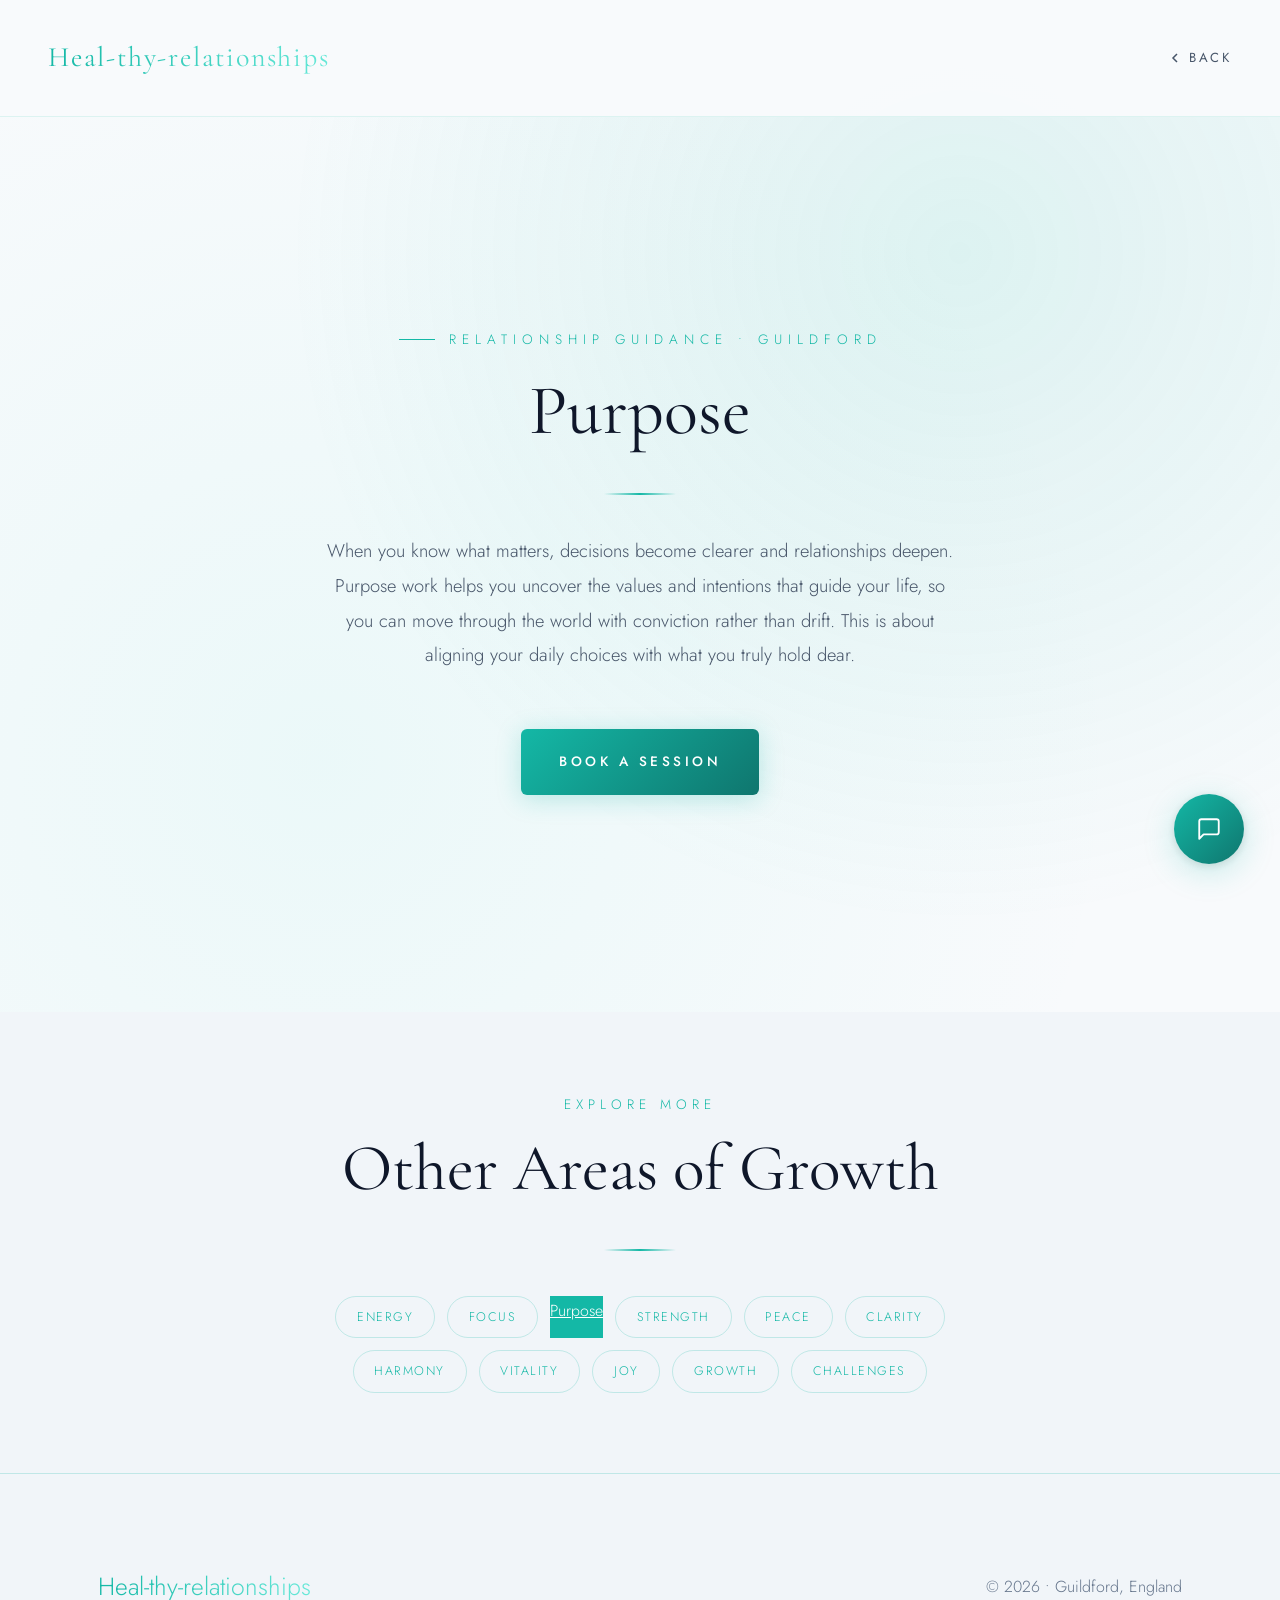
<file: purpose.html>
<!DOCTYPE html>
<html lang="en">
<head>
    <meta charset="UTF-8">
    <meta name="viewport" content="width=device-width, initial-scale=1.0">
    <title>Purpose — Heal-thy-relationships</title>
    <meta name="description" content="Explore Purpose as a pathway to deeper relationships and personal growth with Heal-thy-relationships in Guildford.">
    <link rel="preconnect" href="https://fonts.googleapis.com">
    <link rel="preconnect" href="https://fonts.gstatic.com" crossorigin>
    <link href="https://fonts.googleapis.com/css2?family=Cormorant+Garamond:ital,wght@0,300;0,400;0,500;1,300;1,400&family=Jost:wght@300;400;500;600&display=swap" rel="stylesheet">
    <link rel="stylesheet" href="index.css">
</head>
<body>

    <nav class="navbar" id="navbar">
        <a href="index.html" class="nav-brand">Heal-thy-relationships</a>
        <a href="index.html" class="nav-back" style="display:flex;align-items:center;gap:6px;font-size:0.82rem;font-weight:400;letter-spacing:2.8px;text-transform:uppercase;color:var(--text-dim);text-decoration:none;transition:color 0.3s ease;">
            <svg width="16" height="16" viewBox="0 0 16 16" fill="none" stroke="currentColor" stroke-width="1.5">
                <path d="M10 12L6 8l4-4"/>
            </svg>
            Back
        </a>
    </nav>

    <section class="hero" style="min-height:auto;padding-top:140px;padding-bottom:80px;">
        <div class="hero-inner" style="grid-template-columns:1fr;gap:0;text-align:center;">
            <div>
                <p class="hero-label" style="justify-content:center;">RELATIONSHIP GUIDANCE  &bull;  Guildford</p>
                <h1 style="font-size:clamp(2.8rem,5.5vw,4.6rem);margin-bottom:1.2rem;">Purpose</h1>
                <div class="divider centered" style="margin-bottom:2.4rem;"></div>
                <p style="font-size:1.15rem;color:var(--text-dim);max-width:640px;margin:0 auto;line-height:1.9;">When you know what matters, decisions become clearer and relationships deepen. Purpose work helps you uncover the values and intentions that guide your life, so you can move through the world with conviction rather than drift. This is about aligning your daily choices with what you truly hold dear.</p>
                <div style="margin-top:3.5rem;">
                    <a href="index.html#book" class="btn-primary">Book a Session</a>
                </div>
            </div>
        </div>
    </section>

    <section style="padding:80px 0;background:var(--bg-mid);">
        <div class="container" style="text-align:center;">
            <p class="section-label">EXPLORE MORE</p>
            <h2 class="section-title" style="margin-bottom:2.4rem;">Other Areas of Growth</h2>
            <div class="divider centered"></div>
            <div style="display:flex;flex-wrap:wrap;justify-content:center;gap:12px;margin-top:2.8rem;max-width:720px;margin-left:auto;margin-right:auto;">
                <a href="energy.html" class="nav-back" style="padding:0.55rem 1.3rem;border:1px solid var(--cool-border);border-radius:100px;font-size:0.78rem;letter-spacing:1.5px;text-transform:uppercase;color:var(--cool);text-decoration:none;transition:all 0.3s ease;display:inline-block;">Energy</a>
                <a href="focus.html" class="nav-back" style="padding:0.55rem 1.3rem;border:1px solid var(--cool-border);border-radius:100px;font-size:0.78rem;letter-spacing:1.5px;text-transform:uppercase;color:var(--cool);text-decoration:none;transition:all 0.3s ease;display:inline-block;">Focus</a>
                <a href="purpose.html" class="nav-back" style="background:var(--cool);color:white;border-color:var(--cool);" style="padding:0.55rem 1.3rem;border:1px solid var(--cool-border);border-radius:100px;font-size:0.78rem;letter-spacing:1.5px;text-transform:uppercase;color:var(--cool);text-decoration:none;transition:all 0.3s ease;display:inline-block;">Purpose</a>
                <a href="strength.html" class="nav-back" style="padding:0.55rem 1.3rem;border:1px solid var(--cool-border);border-radius:100px;font-size:0.78rem;letter-spacing:1.5px;text-transform:uppercase;color:var(--cool);text-decoration:none;transition:all 0.3s ease;display:inline-block;">Strength</a>
                <a href="peace.html" class="nav-back" style="padding:0.55rem 1.3rem;border:1px solid var(--cool-border);border-radius:100px;font-size:0.78rem;letter-spacing:1.5px;text-transform:uppercase;color:var(--cool);text-decoration:none;transition:all 0.3s ease;display:inline-block;">Peace</a>
                <a href="clarity.html" class="nav-back" style="padding:0.55rem 1.3rem;border:1px solid var(--cool-border);border-radius:100px;font-size:0.78rem;letter-spacing:1.5px;text-transform:uppercase;color:var(--cool);text-decoration:none;transition:all 0.3s ease;display:inline-block;">Clarity</a>
                <a href="harmony.html" class="nav-back" style="padding:0.55rem 1.3rem;border:1px solid var(--cool-border);border-radius:100px;font-size:0.78rem;letter-spacing:1.5px;text-transform:uppercase;color:var(--cool);text-decoration:none;transition:all 0.3s ease;display:inline-block;">Harmony</a>
                <a href="vitality.html" class="nav-back" style="padding:0.55rem 1.3rem;border:1px solid var(--cool-border);border-radius:100px;font-size:0.78rem;letter-spacing:1.5px;text-transform:uppercase;color:var(--cool);text-decoration:none;transition:all 0.3s ease;display:inline-block;">Vitality</a>
                <a href="joy.html" class="nav-back" style="padding:0.55rem 1.3rem;border:1px solid var(--cool-border);border-radius:100px;font-size:0.78rem;letter-spacing:1.5px;text-transform:uppercase;color:var(--cool);text-decoration:none;transition:all 0.3s ease;display:inline-block;">Joy</a>
                <a href="growth.html" class="nav-back" style="padding:0.55rem 1.3rem;border:1px solid var(--cool-border);border-radius:100px;font-size:0.78rem;letter-spacing:1.5px;text-transform:uppercase;color:var(--cool);text-decoration:none;transition:all 0.3s ease;display:inline-block;">Growth</a>
                <a href="challenges.html" class="nav-back" style="padding:0.55rem 1.3rem;border:1px solid var(--cool-border);border-radius:100px;font-size:0.78rem;letter-spacing:1.5px;text-transform:uppercase;color:var(--cool);text-decoration:none;transition:all 0.3s ease;display:inline-block;">Challenges</a>
            </div>
        </div>
    </section>

    <footer class="footer">
        <div class="container">
            <div style="display:flex;justify-content:space-between;align-items:center;flex-wrap:wrap;gap:2rem;">
                <a href="index.html" style="font-size:1.55rem;background:linear-gradient(90deg,var(--cool),var(--cool-light));-webkit-background-clip:text;-webkit-text-fill-color:transparent;text-decoration:none;">Heal-thy-relationships</a>
                <span style="color:var(--text-muted);">&copy; 2026 &bull; Guildford, England</span>
            </div>
        </div>
    </footer>

    <script src="index.js"></script>
    <script src="chat.js"></script>
</body>
</html>
</file>
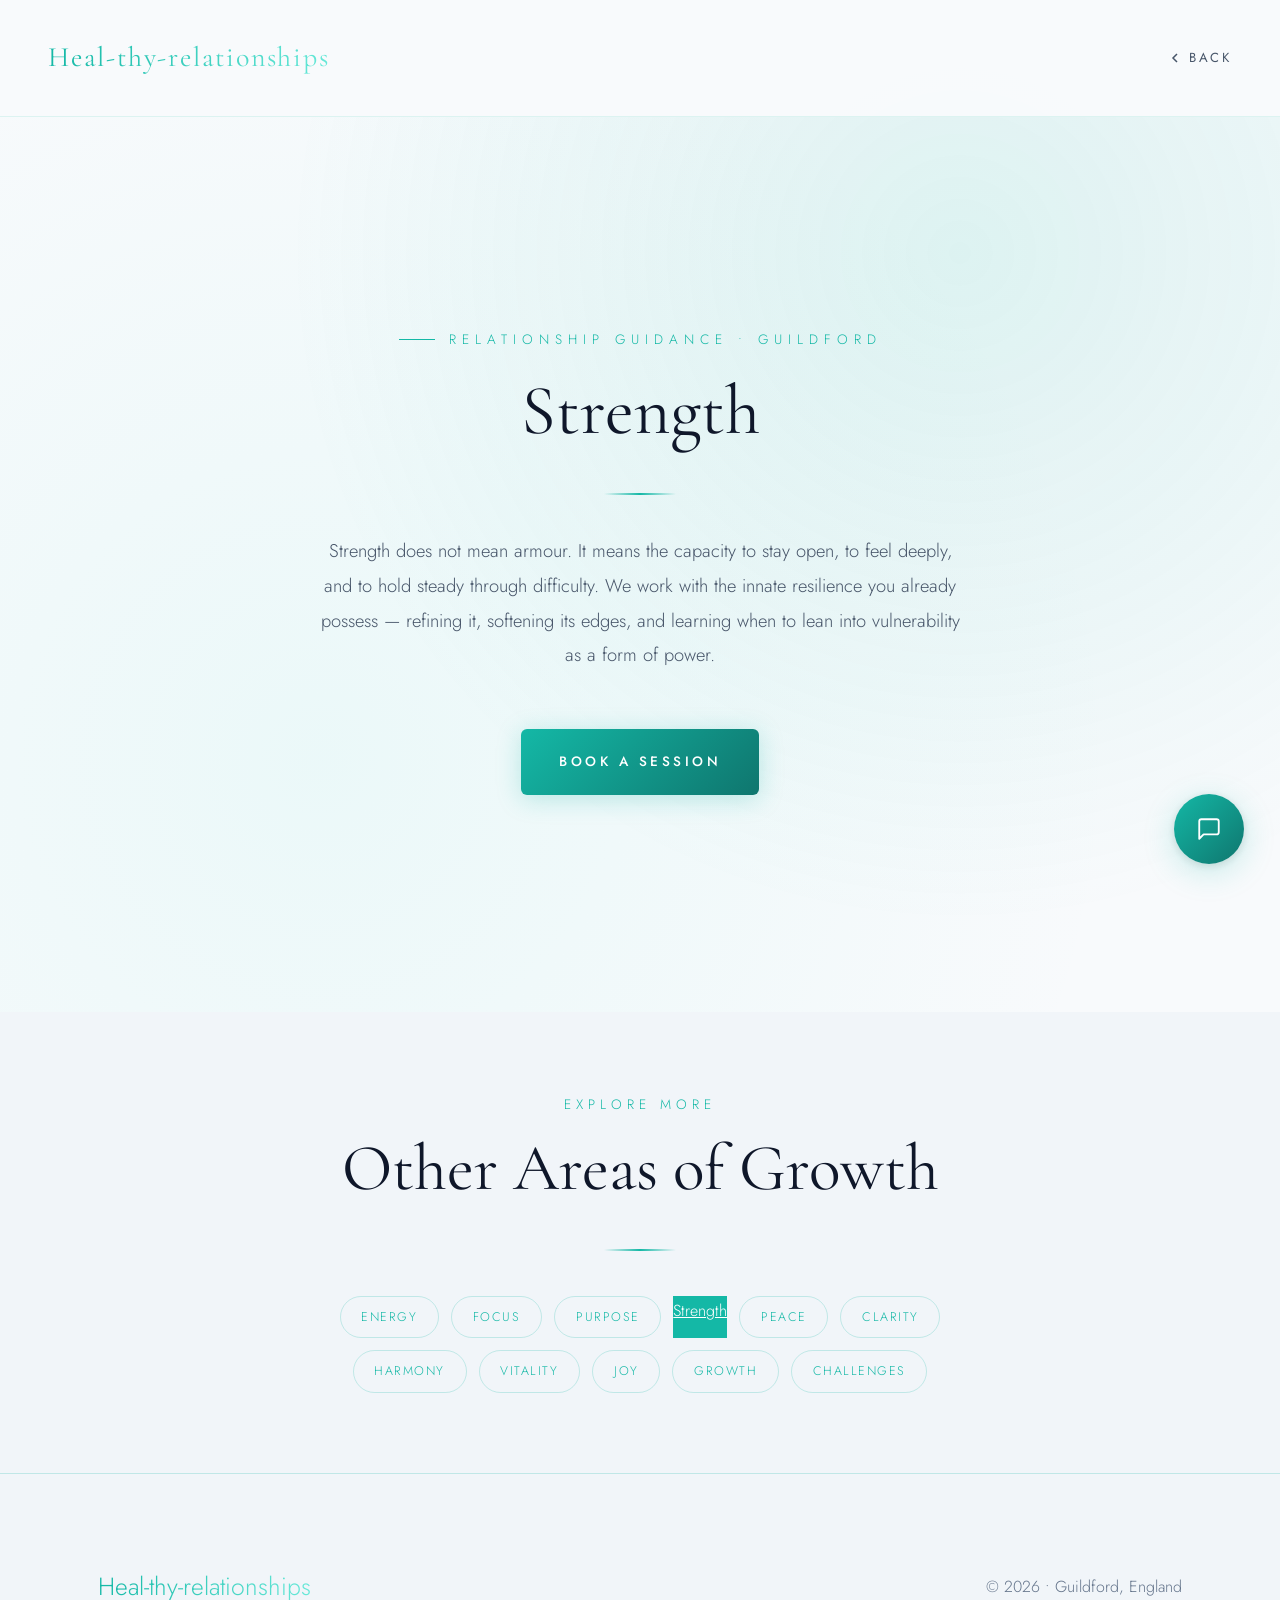
<file: strength.html>
<!DOCTYPE html>
<html lang="en">
<head>
    <meta charset="UTF-8">
    <meta name="viewport" content="width=device-width, initial-scale=1.0">
    <title>Strength — Heal-thy-relationships</title>
    <meta name="description" content="Explore Strength as a pathway to deeper relationships and personal growth with Heal-thy-relationships in Guildford.">
    <link rel="preconnect" href="https://fonts.googleapis.com">
    <link rel="preconnect" href="https://fonts.gstatic.com" crossorigin>
    <link href="https://fonts.googleapis.com/css2?family=Cormorant+Garamond:ital,wght@0,300;0,400;0,500;1,300;1,400&family=Jost:wght@300;400;500;600&display=swap" rel="stylesheet">
    <link rel="stylesheet" href="index.css">
</head>
<body>

    <nav class="navbar" id="navbar">
        <a href="index.html" class="nav-brand">Heal-thy-relationships</a>
        <a href="index.html" class="nav-back" style="display:flex;align-items:center;gap:6px;font-size:0.82rem;font-weight:400;letter-spacing:2.8px;text-transform:uppercase;color:var(--text-dim);text-decoration:none;transition:color 0.3s ease;">
            <svg width="16" height="16" viewBox="0 0 16 16" fill="none" stroke="currentColor" stroke-width="1.5">
                <path d="M10 12L6 8l4-4"/>
            </svg>
            Back
        </a>
    </nav>

    <section class="hero" style="min-height:auto;padding-top:140px;padding-bottom:80px;">
        <div class="hero-inner" style="grid-template-columns:1fr;gap:0;text-align:center;">
            <div>
                <p class="hero-label" style="justify-content:center;">RELATIONSHIP GUIDANCE  &bull;  Guildford</p>
                <h1 style="font-size:clamp(2.8rem,5.5vw,4.6rem);margin-bottom:1.2rem;">Strength</h1>
                <div class="divider centered" style="margin-bottom:2.4rem;"></div>
                <p style="font-size:1.15rem;color:var(--text-dim);max-width:640px;margin:0 auto;line-height:1.9;">Strength does not mean armour. It means the capacity to stay open, to feel deeply, and to hold steady through difficulty. We work with the innate resilience you already possess — refining it, softening its edges, and learning when to lean into vulnerability as a form of power.</p>
                <div style="margin-top:3.5rem;">
                    <a href="index.html#book" class="btn-primary">Book a Session</a>
                </div>
            </div>
        </div>
    </section>

    <section style="padding:80px 0;background:var(--bg-mid);">
        <div class="container" style="text-align:center;">
            <p class="section-label">EXPLORE MORE</p>
            <h2 class="section-title" style="margin-bottom:2.4rem;">Other Areas of Growth</h2>
            <div class="divider centered"></div>
            <div style="display:flex;flex-wrap:wrap;justify-content:center;gap:12px;margin-top:2.8rem;max-width:720px;margin-left:auto;margin-right:auto;">
                <a href="energy.html" class="nav-back" style="padding:0.55rem 1.3rem;border:1px solid var(--cool-border);border-radius:100px;font-size:0.78rem;letter-spacing:1.5px;text-transform:uppercase;color:var(--cool);text-decoration:none;transition:all 0.3s ease;display:inline-block;">Energy</a>
                <a href="focus.html" class="nav-back" style="padding:0.55rem 1.3rem;border:1px solid var(--cool-border);border-radius:100px;font-size:0.78rem;letter-spacing:1.5px;text-transform:uppercase;color:var(--cool);text-decoration:none;transition:all 0.3s ease;display:inline-block;">Focus</a>
                <a href="purpose.html" class="nav-back" style="padding:0.55rem 1.3rem;border:1px solid var(--cool-border);border-radius:100px;font-size:0.78rem;letter-spacing:1.5px;text-transform:uppercase;color:var(--cool);text-decoration:none;transition:all 0.3s ease;display:inline-block;">Purpose</a>
                <a href="strength.html" class="nav-back" style="background:var(--cool);color:white;border-color:var(--cool);" style="padding:0.55rem 1.3rem;border:1px solid var(--cool-border);border-radius:100px;font-size:0.78rem;letter-spacing:1.5px;text-transform:uppercase;color:var(--cool);text-decoration:none;transition:all 0.3s ease;display:inline-block;">Strength</a>
                <a href="peace.html" class="nav-back" style="padding:0.55rem 1.3rem;border:1px solid var(--cool-border);border-radius:100px;font-size:0.78rem;letter-spacing:1.5px;text-transform:uppercase;color:var(--cool);text-decoration:none;transition:all 0.3s ease;display:inline-block;">Peace</a>
                <a href="clarity.html" class="nav-back" style="padding:0.55rem 1.3rem;border:1px solid var(--cool-border);border-radius:100px;font-size:0.78rem;letter-spacing:1.5px;text-transform:uppercase;color:var(--cool);text-decoration:none;transition:all 0.3s ease;display:inline-block;">Clarity</a>
                <a href="harmony.html" class="nav-back" style="padding:0.55rem 1.3rem;border:1px solid var(--cool-border);border-radius:100px;font-size:0.78rem;letter-spacing:1.5px;text-transform:uppercase;color:var(--cool);text-decoration:none;transition:all 0.3s ease;display:inline-block;">Harmony</a>
                <a href="vitality.html" class="nav-back" style="padding:0.55rem 1.3rem;border:1px solid var(--cool-border);border-radius:100px;font-size:0.78rem;letter-spacing:1.5px;text-transform:uppercase;color:var(--cool);text-decoration:none;transition:all 0.3s ease;display:inline-block;">Vitality</a>
                <a href="joy.html" class="nav-back" style="padding:0.55rem 1.3rem;border:1px solid var(--cool-border);border-radius:100px;font-size:0.78rem;letter-spacing:1.5px;text-transform:uppercase;color:var(--cool);text-decoration:none;transition:all 0.3s ease;display:inline-block;">Joy</a>
                <a href="growth.html" class="nav-back" style="padding:0.55rem 1.3rem;border:1px solid var(--cool-border);border-radius:100px;font-size:0.78rem;letter-spacing:1.5px;text-transform:uppercase;color:var(--cool);text-decoration:none;transition:all 0.3s ease;display:inline-block;">Growth</a>
                <a href="challenges.html" class="nav-back" style="padding:0.55rem 1.3rem;border:1px solid var(--cool-border);border-radius:100px;font-size:0.78rem;letter-spacing:1.5px;text-transform:uppercase;color:var(--cool);text-decoration:none;transition:all 0.3s ease;display:inline-block;">Challenges</a>
            </div>
        </div>
    </section>

    <footer class="footer">
        <div class="container">
            <div style="display:flex;justify-content:space-between;align-items:center;flex-wrap:wrap;gap:2rem;">
                <a href="index.html" style="font-size:1.55rem;background:linear-gradient(90deg,var(--cool),var(--cool-light));-webkit-background-clip:text;-webkit-text-fill-color:transparent;text-decoration:none;">Heal-thy-relationships</a>
                <span style="color:var(--text-muted);">&copy; 2026 &bull; Guildford, England</span>
            </div>
        </div>
    </footer>

    <script src="index.js"></script>
    <script src="chat.js"></script>
</body>
</html>
</file>
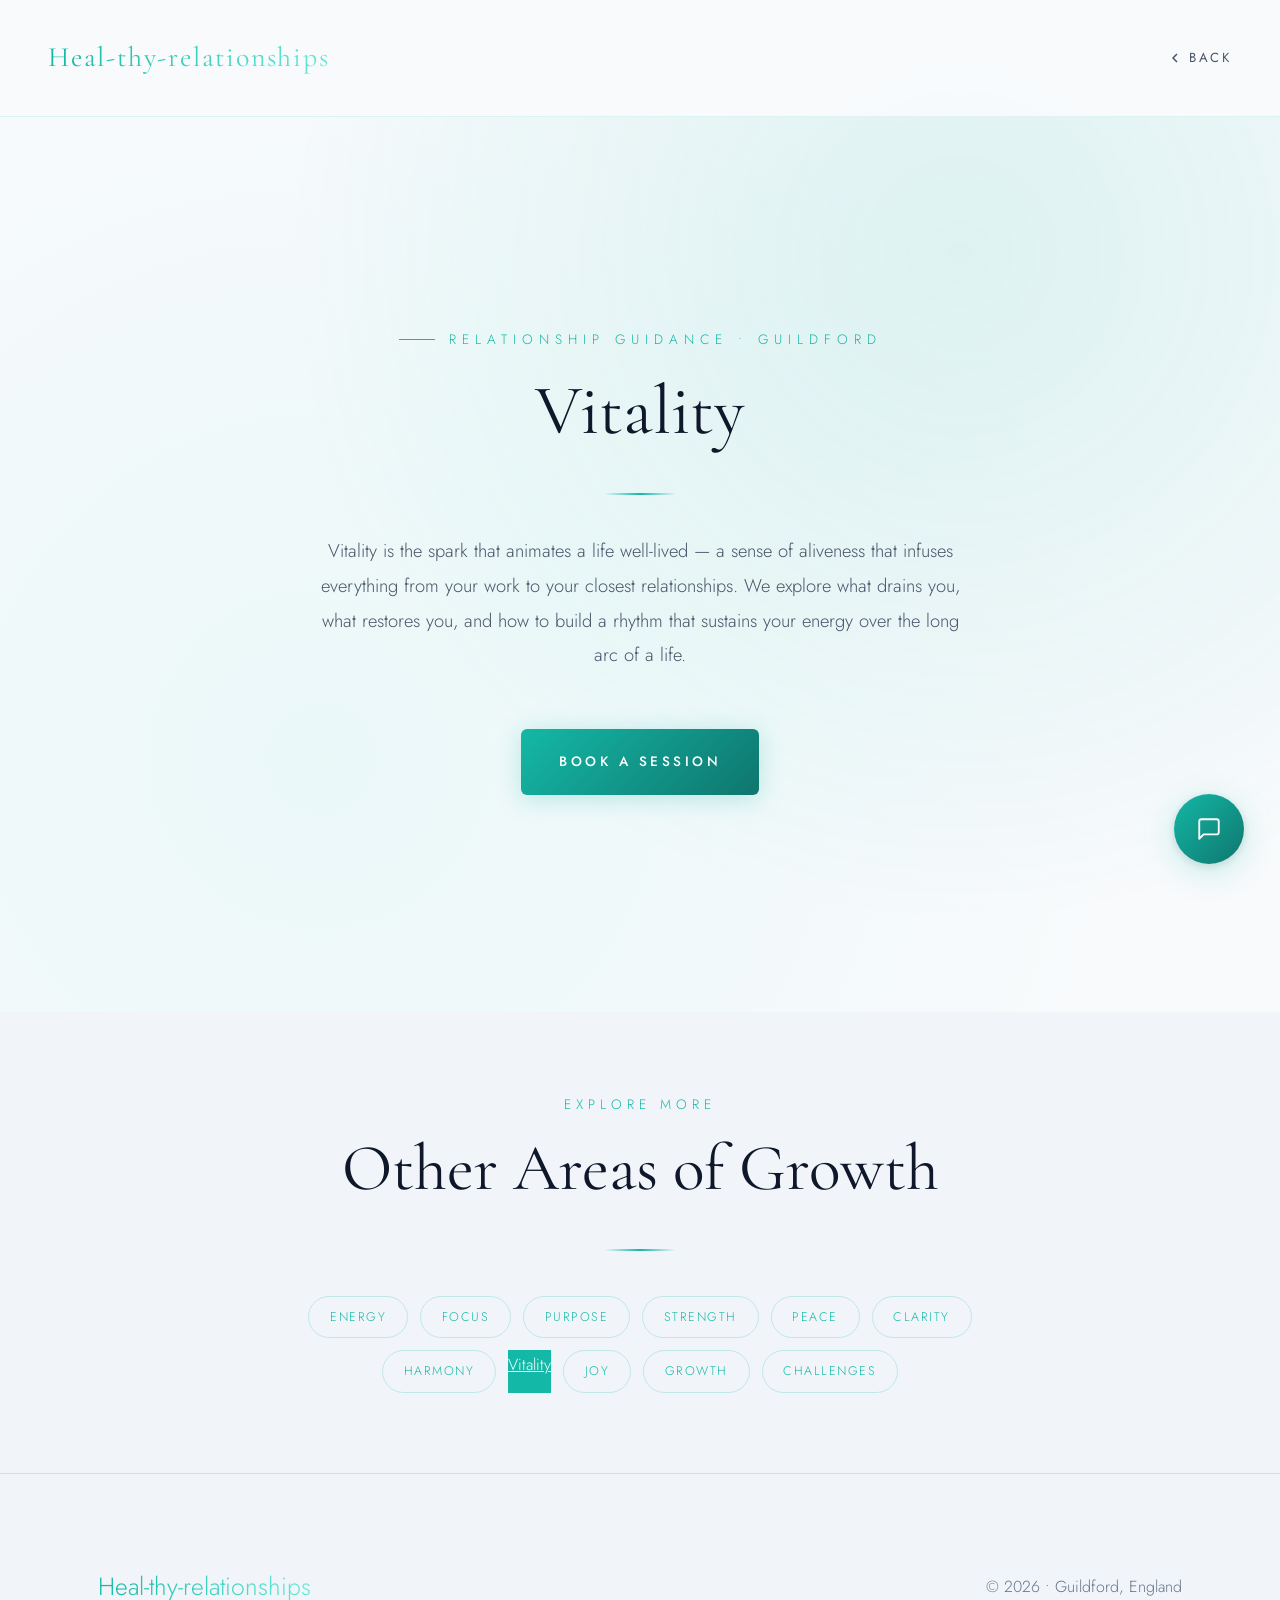
<file: vitality.html>
<!DOCTYPE html>
<html lang="en">
<head>
    <meta charset="UTF-8">
    <meta name="viewport" content="width=device-width, initial-scale=1.0">
    <title>Vitality — Heal-thy-relationships</title>
    <meta name="description" content="Explore Vitality as a pathway to deeper relationships and personal growth with Heal-thy-relationships in Guildford.">
    <link rel="preconnect" href="https://fonts.googleapis.com">
    <link rel="preconnect" href="https://fonts.gstatic.com" crossorigin>
    <link href="https://fonts.googleapis.com/css2?family=Cormorant+Garamond:ital,wght@0,300;0,400;0,500;1,300;1,400&family=Jost:wght@300;400;500;600&display=swap" rel="stylesheet">
    <link rel="stylesheet" href="index.css">
</head>
<body>

    <nav class="navbar" id="navbar">
        <a href="index.html" class="nav-brand">Heal-thy-relationships</a>
        <a href="index.html" class="nav-back" style="display:flex;align-items:center;gap:6px;font-size:0.82rem;font-weight:400;letter-spacing:2.8px;text-transform:uppercase;color:var(--text-dim);text-decoration:none;transition:color 0.3s ease;">
            <svg width="16" height="16" viewBox="0 0 16 16" fill="none" stroke="currentColor" stroke-width="1.5">
                <path d="M10 12L6 8l4-4"/>
            </svg>
            Back
        </a>
    </nav>

    <section class="hero" style="min-height:auto;padding-top:140px;padding-bottom:80px;">
        <div class="hero-inner" style="grid-template-columns:1fr;gap:0;text-align:center;">
            <div>
                <p class="hero-label" style="justify-content:center;">RELATIONSHIP GUIDANCE  &bull;  Guildford</p>
                <h1 style="font-size:clamp(2.8rem,5.5vw,4.6rem);margin-bottom:1.2rem;">Vitality</h1>
                <div class="divider centered" style="margin-bottom:2.4rem;"></div>
                <p style="font-size:1.15rem;color:var(--text-dim);max-width:640px;margin:0 auto;line-height:1.9;">Vitality is the spark that animates a life well-lived — a sense of aliveness that infuses everything from your work to your closest relationships. We explore what drains you, what restores you, and how to build a rhythm that sustains your energy over the long arc of a life.</p>
                <div style="margin-top:3.5rem;">
                    <a href="index.html#book" class="btn-primary">Book a Session</a>
                </div>
            </div>
        </div>
    </section>

    <section style="padding:80px 0;background:var(--bg-mid);">
        <div class="container" style="text-align:center;">
            <p class="section-label">EXPLORE MORE</p>
            <h2 class="section-title" style="margin-bottom:2.4rem;">Other Areas of Growth</h2>
            <div class="divider centered"></div>
            <div style="display:flex;flex-wrap:wrap;justify-content:center;gap:12px;margin-top:2.8rem;max-width:720px;margin-left:auto;margin-right:auto;">
                <a href="energy.html" class="nav-back" style="padding:0.55rem 1.3rem;border:1px solid var(--cool-border);border-radius:100px;font-size:0.78rem;letter-spacing:1.5px;text-transform:uppercase;color:var(--cool);text-decoration:none;transition:all 0.3s ease;display:inline-block;">Energy</a>
                <a href="focus.html" class="nav-back" style="padding:0.55rem 1.3rem;border:1px solid var(--cool-border);border-radius:100px;font-size:0.78rem;letter-spacing:1.5px;text-transform:uppercase;color:var(--cool);text-decoration:none;transition:all 0.3s ease;display:inline-block;">Focus</a>
                <a href="purpose.html" class="nav-back" style="padding:0.55rem 1.3rem;border:1px solid var(--cool-border);border-radius:100px;font-size:0.78rem;letter-spacing:1.5px;text-transform:uppercase;color:var(--cool);text-decoration:none;transition:all 0.3s ease;display:inline-block;">Purpose</a>
                <a href="strength.html" class="nav-back" style="padding:0.55rem 1.3rem;border:1px solid var(--cool-border);border-radius:100px;font-size:0.78rem;letter-spacing:1.5px;text-transform:uppercase;color:var(--cool);text-decoration:none;transition:all 0.3s ease;display:inline-block;">Strength</a>
                <a href="peace.html" class="nav-back" style="padding:0.55rem 1.3rem;border:1px solid var(--cool-border);border-radius:100px;font-size:0.78rem;letter-spacing:1.5px;text-transform:uppercase;color:var(--cool);text-decoration:none;transition:all 0.3s ease;display:inline-block;">Peace</a>
                <a href="clarity.html" class="nav-back" style="padding:0.55rem 1.3rem;border:1px solid var(--cool-border);border-radius:100px;font-size:0.78rem;letter-spacing:1.5px;text-transform:uppercase;color:var(--cool);text-decoration:none;transition:all 0.3s ease;display:inline-block;">Clarity</a>
                <a href="harmony.html" class="nav-back" style="padding:0.55rem 1.3rem;border:1px solid var(--cool-border);border-radius:100px;font-size:0.78rem;letter-spacing:1.5px;text-transform:uppercase;color:var(--cool);text-decoration:none;transition:all 0.3s ease;display:inline-block;">Harmony</a>
                <a href="vitality.html" class="nav-back" style="background:var(--cool);color:white;border-color:var(--cool);" style="padding:0.55rem 1.3rem;border:1px solid var(--cool-border);border-radius:100px;font-size:0.78rem;letter-spacing:1.5px;text-transform:uppercase;color:var(--cool);text-decoration:none;transition:all 0.3s ease;display:inline-block;">Vitality</a>
                <a href="joy.html" class="nav-back" style="padding:0.55rem 1.3rem;border:1px solid var(--cool-border);border-radius:100px;font-size:0.78rem;letter-spacing:1.5px;text-transform:uppercase;color:var(--cool);text-decoration:none;transition:all 0.3s ease;display:inline-block;">Joy</a>
                <a href="growth.html" class="nav-back" style="padding:0.55rem 1.3rem;border:1px solid var(--cool-border);border-radius:100px;font-size:0.78rem;letter-spacing:1.5px;text-transform:uppercase;color:var(--cool);text-decoration:none;transition:all 0.3s ease;display:inline-block;">Growth</a>
                <a href="challenges.html" class="nav-back" style="padding:0.55rem 1.3rem;border:1px solid var(--cool-border);border-radius:100px;font-size:0.78rem;letter-spacing:1.5px;text-transform:uppercase;color:var(--cool);text-decoration:none;transition:all 0.3s ease;display:inline-block;">Challenges</a>
            </div>
        </div>
    </section>

    <footer class="footer">
        <div class="container">
            <div style="display:flex;justify-content:space-between;align-items:center;flex-wrap:wrap;gap:2rem;">
                <a href="index.html" style="font-size:1.55rem;background:linear-gradient(90deg,var(--cool),var(--cool-light));-webkit-background-clip:text;-webkit-text-fill-color:transparent;text-decoration:none;">Heal-thy-relationships</a>
                <span style="color:var(--text-muted);">&copy; 2026 &bull; Guildford, England</span>
            </div>
        </div>
    </footer>

    <script src="index.js"></script>
    <script src="chat.js"></script>
</body>
</html>
</file>
<file: index.css>
:root {
    --cool:        #14b8a6;
    --cool-light:  #67e8d8;
    --cool-glow:   rgba(20, 184, 166, 0.25);
    --cool-dim:    rgba(20, 184, 166, 0.08);
    --cool-border: rgba(20, 184, 166, 0.22);
    
    --bg:          #f8fafc;
    --bg-mid:      #f1f5f9;
    --bg-card:     #ffffff;
    --text:        #1e2937;
    --text-dim:    #475569;
    --text-muted:  #64748b;
    --max:         1180px;
    --orb-size:    clamp(44px, 8vw, 92px);
    --orb-r:       clamp(125px, 21vw, 190px);
}

*, *::before, *::after { box-sizing: border-box; margin: 0; padding: 0; }
html { scroll-behavior: smooth; }
body {
    background: var(--bg);
    color: var(--text);
    font-family: 'Jost', sans-serif;
    font-weight: 300;
    line-height: 1.85;
    overflow-x: hidden;
    -webkit-tap-highlight-color: transparent;
    padding: env(safe-area-inset-top) 0 env(safe-area-inset-bottom);
}

a, button, input, textarea, .orbit-satellite, .session-card, .video-placeholder {
    touch-action: manipulation;
}

/* Subtle grain */
body::before {
    content: '';
    position: fixed;
    inset: 0;
    background-image: 
        url("data:image/svg+xml,%3Csvg viewBox='0 0 256 256' xmlns='http://www.w3.org/2000/svg'%3E%3Cfilter id='noise'%3E%3CfeTurbulence type='fractalNoise' baseFrequency='0.75' numOctaves='3' stitchTiles='stitch'/%3E%3C/filter%3E%3Crect width='100%25' height='100%25' filter='url(%23noise)' opacity='0.025'/%3E%3C/svg%3E");
    pointer-events: none;
    z-index: 1000;
    opacity: 0.6;
    mix-blend-mode: soft-light;
}

h1, h2, h3, h4 {
    font-family: 'Cormorant Garamond', serif;
    font-weight: 400;
    line-height: 1.08;
    color: #0f172a;
}

.container {
    width: 100%;
    max-width: var(--max);
    margin: 0 auto;
    padding: 0 clamp(20px, 5vw, 48px);
}

.divider {
    width: 72px;
    height: 2px;
    background: linear-gradient(90deg, transparent, var(--cool), transparent);
    margin: 2.8rem 0;
}
.divider.centered { margin: 2.8rem auto; }

/* Buttons */
.btn-primary {
    display: inline-block;
    padding: 1.25rem 2.4rem;
    font-family: 'Jost', sans-serif;
    font-size: 0.85rem;
    font-weight: 500;
    letter-spacing: 3.5px;
    text-transform: uppercase;
    color: white;
    background: linear-gradient(135deg, var(--cool), #0f766e);
    text-decoration: none;
    border: none;
    border-radius: 6px;
    cursor: pointer;
    position: relative;
    overflow: hidden;
    transition: all 0.4s cubic-bezier(0.23, 1, 0.32, 1);
    box-shadow: 0 4px 25px var(--cool-glow);
    white-space: nowrap;
}
.btn-primary::after {
    content: '';
    position: absolute;
    inset: 0;
    background: linear-gradient(120deg, transparent, rgba(255,255,255,0.35), transparent);
    transform: translateX(-150%);
    transition: transform 0.6s;
}
@media (hover: hover) {
    .btn-primary:hover::after { transform: translateX(300%); }
    .btn-primary:hover {
        transform: translateY(-5px) scale(1.03);
        box-shadow: 0 8px 40px var(--cool-glow);
    }
}

.btn-outline {
    display: inline-block;
    padding: 1.25rem 2.4rem;
    font-family: 'Jost', sans-serif;
    font-size: 0.85rem;
    font-weight: 500;
    letter-spacing: 3.5px;
    text-transform: uppercase;
    color: var(--cool);
    background: transparent;
    border: 1.5px solid var(--cool-border);
    border-radius: 6px;
    text-decoration: none;
    cursor: pointer;
    transition: all 0.4s cubic-bezier(0.23, 1, 0.32, 1);
    white-space: nowrap;
}
@media (hover: hover) {
    .btn-outline:hover {
        border-color: var(--cool);
        color: var(--cool);
        background: rgba(20,184,166,0.06);
        box-shadow: 0 0 30px var(--cool-glow);
        transform: translateY(-4px);
    }
}

/* Navbar */
.navbar {
    position: fixed;
    top: 0;
    left: 0;
    right: 0;
    z-index: 1000;
    padding: 32px 48px;
    display: flex;
    justify-content: space-between;
    align-items: center;
    background: rgba(248, 250, 252, 0.97);
    border-bottom: 1px solid rgba(20,184,166,0.12);
    transition: all 0.4s ease;
}
.navbar.scrolled {
    padding: 22px 48px;
    background: rgba(248, 250, 252, 0.98);
    box-shadow: 0 6px 25px rgba(0,0,0,0.07);
}

.nav-brand {
    font-family: 'Cormorant Garamond', serif;
    font-size: 1.75rem;
    font-weight: 400;
    letter-spacing: 1.8px;
    background: linear-gradient(90deg, var(--cool), var(--cool-light));
    -webkit-background-clip: text;
    -webkit-text-fill-color: transparent;
    text-decoration: none;
}

.nav-links {
    display: flex;
    gap: 48px;
    align-items: center;
}
.nav-links a {
    font-size: 0.85rem;
    font-weight: 400;
    letter-spacing: 2.8px;
    text-transform: uppercase;
    color: var(--text-dim);
    text-decoration: none;
    transition: all 0.3s ease;
}
.nav-links a:hover { color: var(--cool); }

.nav-links .nav-cta {
    color: white;
    background: var(--cool);
    border: 1.5px solid var(--cool);
    padding: 0.75rem 2rem;
    border-radius: 6px;
}

/* Burger */
.burger {
    display: none;
    flex-direction: column;
    gap: 5px;
    background: none;
    border: none;
    cursor: pointer;
    padding: 12px;
    min-width: 44px;
    min-height: 44px;
    align-items: center;
    justify-content: center;
}
.burger span {
    display: block;
    width: 26px;
    height: 1.5px;
    background: var(--cool);
    transition: all 0.3s ease;
}
.burger.open span:nth-child(1) { transform: translateY(7px) rotate(45deg); }
.burger.open span:nth-child(2) { opacity: 0; }
.burger.open span:nth-child(3) { transform: translateY(-7px) rotate(-45deg); }

/* Mobile Menu */
.mobile-menu {
    position: fixed;
    inset: 0;
    background: rgba(248,250,252,0.98);
    z-index: 999;
    flex-direction: column;
    align-items: center;
    justify-content: center;
    gap: 2.5rem;
    visibility: hidden;
    opacity: 0;
    transition: opacity 0.35s ease, visibility 0.35s ease;
}
.mobile-menu.open {
    display: flex;
    visibility: visible;
    opacity: 1;
}
.mobile-menu a {
    font-size: 1.8rem;
    color: var(--cool);
    text-decoration: none;
    font-family: 'Cormorant Garamond', serif;
    padding: 0.5rem 1rem;
}

/* Hero */
.hero {
    min-height: 100vh;
    display: flex;
    align-items: center;
    position: relative;
    padding-top: 80px;
}
.hero::before {
    content: '';
    position: absolute;
    inset: 0;
    background: 
        radial-gradient(circle at 75% 25%, rgba(20,184,166,0.12) 0%, transparent 55%),
        radial-gradient(circle at 25% 75%, rgba(103,232,216,0.09) 0%, transparent 65%);
}

.hero-inner {
    position: relative;
    z-index: 2;
    max-width: var(--max);
    margin: 0 auto;
    padding: clamp(100px, 15vw, 180px) clamp(20px, 5vw, 48px) clamp(80px, 10vw, 140px);
    display: grid;
    grid-template-columns: 1fr 1fr;
    gap: 110px;
    align-items: center;
}

.hero-label {
    font-size: 0.85rem;
    letter-spacing: 6px;
    text-transform: uppercase;
    color: var(--cool);
    margin-bottom: 1.4rem;
    display: inline-flex;
    align-items: center;
    gap: 14px;
}
.hero-label::before {
    content: '';
    width: 36px;
    height: 1px;
    background: var(--cool);
}

.hero h1 {
    font-size: clamp(3.4rem, 6.8vw, 5.8rem);
    line-height: 1.05;
    margin-bottom: 1.8rem;
}
.hero h1 em {
    font-style: italic;
    color: var(--cool);
}
.hero-text {
    font-size: 1.18rem;
    color: var(--text-dim);
    max-width: 520px;
    margin-bottom: 3rem;
}

/* Orbit */
.hero-panel {
    display: flex;
    flex-direction: column;
    align-items: center;
}

.orbit-heading-group {
    text-align: center;
    margin-bottom: calc(var(--orb-r) + var(--orb-size) / 2 - clamp(140px, 22vw, 220px) / 2 + 32px);
}
.orbit-eyebrow {
    font-family: 'Cormorant Garamond', serif;
    font-size: clamp(1.9rem, 4vw, 2.8rem);
    font-weight: 400;
    font-style: italic;
    color: #0f172a;
    letter-spacing: 0.5px;
    line-height: 1.1;
    margin-bottom: 0.5rem;
}
.orbit-hint {
    font-family: 'Jost', sans-serif;
    font-size: 0.76rem;
    font-weight: 400;
    letter-spacing: 4px;
    text-transform: uppercase;
    color: var(--cool);
    opacity: 0.8;
    margin-bottom: 1.4rem;
}
.orbit-heading-line {
    width: 36px;
    height: 1.5px;
    background: linear-gradient(90deg, transparent, var(--cool), transparent);
    margin: 0 auto;
}

.orbit-wrap {
    position: relative;
    width: clamp(140px, 22vw, 220px);
    height: clamp(140px, 22vw, 220px);
    flex-shrink: 0;
}
.orbit-ring {
    position: absolute;
    inset: 0;
    border-radius: 50%;
    background: var(--bg-card);
    border: 1.5px solid var(--cool-border);
    box-shadow: 0 0 0 6px var(--cool-dim), 0 16px 50px rgba(20,184,166,0.12);
    z-index: 1;
}
.orbit-center-text {
    position: absolute;
    top: 50%; left: 50%;
    transform: translate(-50%, -50%) scale(0.88);
    font-family: 'Cormorant Garamond', serif;
    font-size: clamp(1rem, 2.2vw, 1.3rem);
    font-weight: 400;
    font-style: italic;
    color: var(--cool);
    text-align: center;
    width: 70%;
    z-index: 5;
    opacity: 0;
    pointer-events: none;
    transition: opacity 0.4s ease, transform 0.45s cubic-bezier(0.23,1,0.32,1);
    line-height: 1.2;
}
.orbit-center-text.show {
    opacity: 1;
    transform: translate(-50%, -50%) scale(1);
}

.orbit-satellite {
    position: absolute;
    top: 50%;
    left: 50%;
    width: var(--orb-size);
    height: var(--orb-size);
    margin: calc(var(--orb-size) / -2);
    z-index: 4;
    cursor: pointer;
    animation: orbitMove 36s linear infinite;
    animation-delay: var(--orbit-delay);
}
@keyframes orbitMove {
    from { transform: rotate(0deg) translateX(var(--orb-r)) rotate(0deg); }
    to   { transform: rotate(360deg) translateX(var(--orb-r)) rotate(-360deg); }
}
.orbit-satellite-inner {
    width: 100%; height: 100%;
    border-radius: 50%;
    background: var(--bg-card);
    border: 1px solid var(--cool-border);
    box-shadow: 0 4px 16px rgba(20,184,166,0.12);
    transition: box-shadow 0.3s ease, border-color 0.3s ease, transform 0.3s ease;
    display: flex;
    align-items: center;
    justify-content: center;
}
@media (hover: hover) {
    .orbit-satellite:hover .orbit-satellite-inner {
        transform: scale(1.22);
        box-shadow: 0 12px 35px rgba(20,184,166,0.25);
        border-color: var(--cool);
    }
}
.orbit-satellite-label {
    font-family: 'Jost', sans-serif;
    font-size: 8px;
    font-weight: 500;
    letter-spacing: 0.5px;
    text-transform: uppercase;
    color: var(--cool);
    text-align: center;
    pointer-events: none;
    white-space: normal;
    word-break: break-word;
    line-height: 1.25;
    width: 80%;
}

/* Sections */
section { padding: 140px 0; }
.section-label {
    font-size: 0.85rem;
    letter-spacing: 5px;
    text-transform: uppercase;
    color: var(--cool);
    margin-bottom: 1rem;
}
.section-title {
    font-size: clamp(2.7rem, 5.2vw, 4.1rem);
    margin-bottom: 1.2rem;
}

/* About */
.about {
    background: var(--bg-mid);
}
.about-grid {
    display: grid;
    grid-template-columns: 1fr 1.35fr;
    gap: 120px;
    align-items: center;
}
.about-photo {
    aspect-ratio: 4/5;
    background: var(--bg-card);
    border: 1px solid var(--cool-border);
    border-radius: 12px;
    display: flex;
    align-items: center;
    justify-content: center;
    box-shadow: 0 20px 50px rgba(20,184,166,0.08);
    position: relative;
}
.about-content p {
    color: var(--text-dim);
    font-size: 1.12rem;
    line-height: 1.9;
    margin-bottom: 1.8rem;
}
.credentials {
    margin-top: 3.5rem;
    padding-top: 2.5rem;
    border-top: 1px solid var(--cool-border);
    display: grid;
    grid-template-columns: 1fr 1fr;
    gap: 2rem;
}
.credential-item {
    color: var(--text-dim);
}

/* Sessions */
.sessions-grid {
    display: grid;
    grid-template-columns: repeat(auto-fit, minmax(min(340px, 100%), 1fr));
    gap: 32px;
    margin-top: 100px;
}
.session-card {
    background: var(--bg-card);
    padding: 58px 48px;
    border: 1px solid var(--cool-border);
    border-radius: 12px;
    position: relative;
    transition: all 0.5s cubic-bezier(0.23, 1, 0.32, 1);
}
@media (hover: hover) {
    .session-card:hover {
        transform: translateY(-18px);
        box-shadow: 0 35px 70px rgba(20,184,166,0.14);
        border-color: var(--cool);
    }
}
.session-card span:first-child {
    font-size: 4.8rem;
    font-weight: 300;
    color: var(--cool);
    opacity: 0.08;
    position: absolute;
    top: 32px;
    right: 40px;
}
.session-card h3 {
    font-size: 1.65rem;
    margin-bottom: 1.2rem;
}
.session-card p {
    color: var(--text-dim);
    line-height: 1.8;
}
.session-card > span:last-child {
    display: block;
    margin-top: 2.8rem;
    font-size: 0.95rem;
    color: var(--cool);
}

/* Expect */
.expect {
    background: var(--bg-mid);
}
.expect-grid {
    display: grid;
    grid-template-columns: 1fr 1fr;
    gap: 120px;
}
.expect-quote {
    padding: 68px 54px;
    border: 1px solid var(--cool-border);
    background: var(--bg-card);
    border-radius: 12px;
    box-shadow: 0 20px 50px rgba(20,184,166,0.08);
}
.expect-list {
    list-style: none;
}
.expect-list li {
    padding: 2rem 0;
    border-bottom: 1px solid var(--cool-border);
    display: flex;
    gap: 2.4rem;
}
.expect-list li:last-child { border-bottom: none; }

/* Video */
.video-placeholder {
    margin: 80px auto 0;
    aspect-ratio: 16 / 9;
    max-width: 920px;
    background: var(--bg-card);
    border: 1px solid var(--cool-border);
    border-radius: 12px;
    display: flex;
    flex-direction: column;
    align-items: center;
    justify-content: center;
    gap: 1.8rem;
    cursor: pointer;
    transition: all 0.4s ease;
    box-shadow: 0 20px 50px rgba(0,0,0,0.06);
}
@media (hover: hover) {
    .video-placeholder:hover {
        box-shadow: 0 30px 70px rgba(20,184,166,0.18);
    }
}
.play-btn {
    width: 98px;
    height: 98px;
    border: 3px solid var(--cool);
    border-radius: 50%;
    display: flex;
    align-items: center;
    justify-content: center;
    transition: all 0.4s ease;
}

/* Book */
.book-grid {
    display: grid;
    grid-template-columns: 1fr 1fr;
    gap: 120px;
    align-items: start;
}
.contact-form {
    padding: 62px 56px;
    border: 1px solid var(--cool-border);
    background: var(--bg-card);
    border-radius: 12px;
    box-shadow: 0 25px 60px rgba(20,184,166,0.1);
}
input, textarea {
    width: 100%;
    padding: 1.1rem 1.4rem;
    background: #f8fafc;
    border: 1px solid #cbd5e1;
    color: var(--text);
    margin-bottom: 1.2rem;
    border-radius: 6px;
    font-family: inherit;
}
input:focus, textarea:focus {
    outline: none;
    border-color: var(--cool);
    box-shadow: 0 0 0 3px rgba(20,184,166,0.1);
}

/* Footer */
.footer {
    border-top: 1px solid var(--cool-border);
    padding: 90px 0 60px;
    background: var(--bg-mid);
}

.fade-in {
    opacity: 0;
    transform: translateY(40px);
    transition: all 1.1s cubic-bezier(0.23, 1, 0.32, 1);
}
.fade-in.visible {
    opacity: 1;
    transform: translateY(0);
}

/* RESPONSIVE */
@media (max-width: 980px) {
    .hero-inner, .about-grid, .expect-grid, .book-grid { 
        grid-template-columns: 1fr; 
        gap: 60px; 
    }
}

@media (max-width: 768px) {
    .navbar { padding: 20px 20px; }
    .navbar.scrolled { padding: 16px 20px; }
    .nav-links { display: none; }
    .burger { display: flex; }
    .container { padding: 0 20px; }

    .hero-inner {
        grid-template-columns: 1fr;
        gap: 48px;
        padding-top: 110px;
        padding-bottom: 60px;
    }
    .hero h1 { font-size: clamp(2.4rem, 9vw, 3.4rem); }
    .hero-text { font-size: 1rem; }
    .hero-actions {
        display: flex;
        flex-direction: column;
        gap: 1rem;
    }
    .hero-actions .btn-primary,
    .hero-actions .btn-outline {
        width: 100%;
        text-align: center;
        padding: 1.1rem 1.5rem;
    }

    .btn-primary, .btn-outline {
        letter-spacing: 2px;
    }

    input, textarea {
        font-size: 16px;
    }

    :root {
        --orb-size: 72px;
        --orb-r: 140px;
    }
    .orbit-wrap {
        width: 110px;
        height: 110px;
    }

    section, .about, .sessions, .expect, .video-section, .book {
        padding-top: 72px !important;
        padding-bottom: 72px !important;
    }

    .about-grid, .expect-grid, .book-grid {
        grid-template-columns: 1fr !important;
        gap: 40px !important;
    }
    .about-photo {
        aspect-ratio: 3/2 !important;
        min-height: 220px;
    }
    .credentials {
        grid-template-columns: 1fr !important;
    }

    .sessions-grid {
        grid-template-columns: 1fr !important;
        gap: 24px !important;
        margin-top: 48px !important;
    }
    .session-card {
        padding: 36px 28px !important;
    }

    .expect-quote {
        padding: 36px 28px !important;
    }

    .video-placeholder { margin-top: 40px !important; }

    .contact-form {
        padding: 32px 24px !important;
    }

    .section-title { font-size: clamp(2rem, 8vw, 2.8rem) !important; }
}

@media (max-width: 480px) {
    .nav-brand { font-size: 1.4rem; }
    .navbar { padding: 16px 16px; }
    .navbar.scrolled { padding: 12px 16px; }
    :root {
        --orb-size: 66px;
        --orb-r: 122px;
    }
    .orbit-wrap {
        width: 96px;
        height: 96px;
    }
    .orbit-satellite-label {
        font-size: 7px;
    }

    .section-title { font-size: clamp(1.85rem, 8vw, 2.4rem) !important; }
    .hero h1 { font-size: clamp(2.2rem, 9vw, 2.8rem); }
    .hero-text { font-size: 0.95rem; }

    .hero-actions .btn-primary,
    .hero-actions .btn-outline {
        padding: 1rem 1.2rem;
        font-size: 0.78rem;
        letter-spacing: 1.5px;
    }

    .play-btn {
        width: 72px;
        height: 72px;
    }
    .play-btn svg { width: 24px; height: 28px; }

    .expect-list li {
        gap: 1.2rem;
        padding: 1.4rem 0;
    }
    .expect-quote blockquote {
        font-size: 1.35rem !important;
    }

    .session-card {
        padding: 32px 24px !important;
    }

    .contact-form {
        padding: 28px 20px !important;
    }

    .footer {
        padding: 60px 0 48px;
    }
    .footer > .container > div {
        flex-direction: column;
        align-items: flex-start !important;
        gap: 1rem !important;
    }
}
</file>
